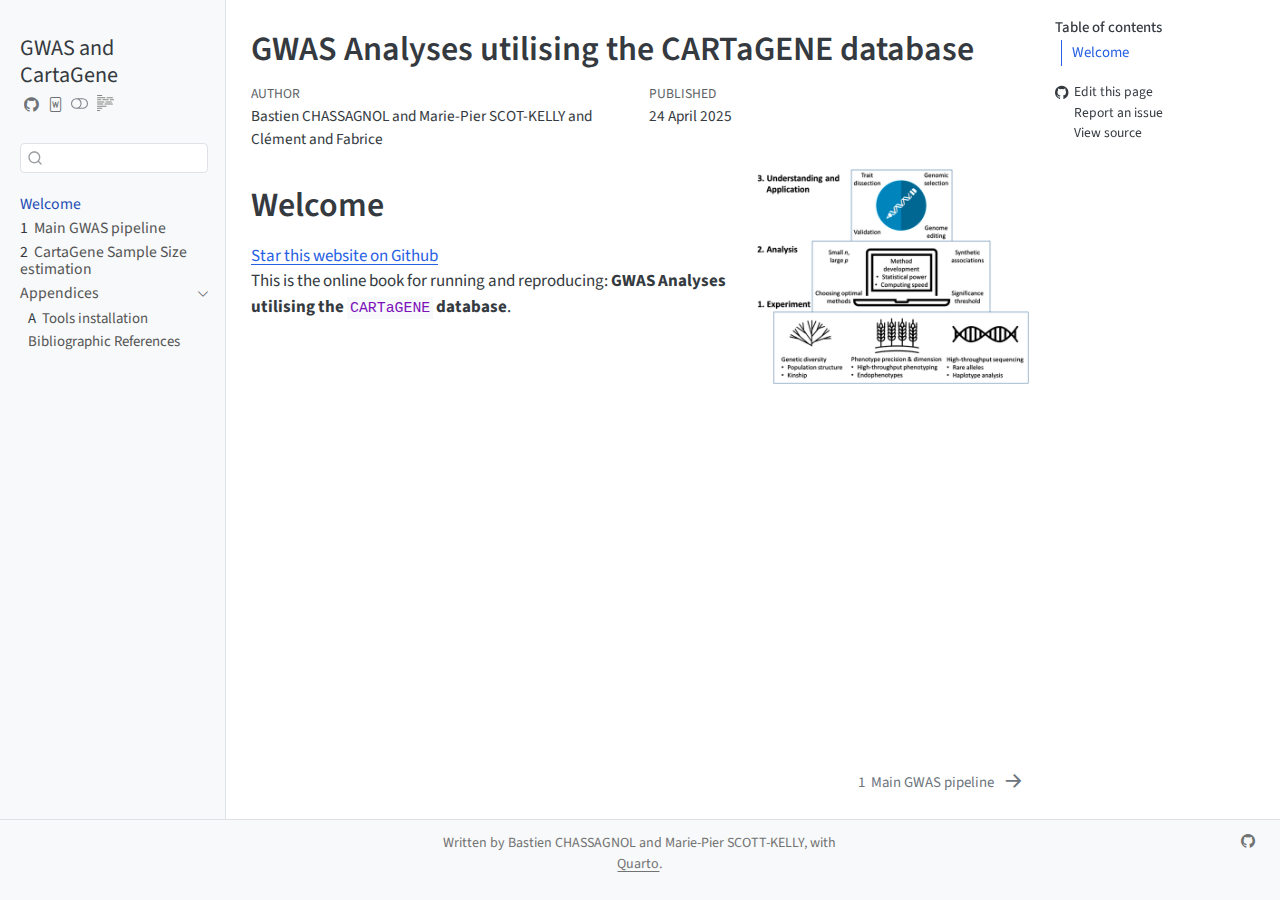
<file: index.html>
<!DOCTYPE html>
<html xmlns="http://www.w3.org/1999/xhtml" lang="en-GB" xml:lang="en-GB"><head>

<meta charset="utf-8">
<meta name="generator" content="quarto-1.6.43">

<meta name="viewport" content="width=device-width, initial-scale=1.0, user-scalable=yes">

<meta name="author" content="Bastien CHASSAGNOL and Marie-Pier SCOT-KELLY and Clément and Fabrice">
<meta name="dcterms.date" content="2025-04-24">

<title>GWAS Analyses utilising the CARTaGENE database</title>
<style>
code{white-space: pre-wrap;}
span.smallcaps{font-variant: small-caps;}
div.columns{display: flex; gap: min(4vw, 1.5em);}
div.column{flex: auto; overflow-x: auto;}
div.hanging-indent{margin-left: 1.5em; text-indent: -1.5em;}
ul.task-list{list-style: none;}
ul.task-list li input[type="checkbox"] {
  width: 0.8em;
  margin: 0 0.8em 0.2em -1em; /* quarto-specific, see https://github.com/quarto-dev/quarto-cli/issues/4556 */ 
  vertical-align: middle;
}
</style>


<script src="site_libs/quarto-nav/quarto-nav.js"></script>
<script src="site_libs/quarto-nav/headroom.min.js"></script>
<script src="site_libs/clipboard/clipboard.min.js"></script>
<script src="site_libs/quarto-search/autocomplete.umd.js"></script>
<script src="site_libs/quarto-search/fuse.min.js"></script>
<script src="site_libs/quarto-search/quarto-search.js"></script>
<meta name="quarto:offset" content="./">
<link href="./CARTaGENE-GWAS-Report.html" rel="next">
<link href="./assets/favicon.png" rel="icon" type="image/png">
<script src="site_libs/quarto-html/quarto.js"></script>
<script src="site_libs/quarto-html/popper.min.js"></script>
<script src="site_libs/quarto-html/tippy.umd.min.js"></script>
<script src="site_libs/quarto-html/anchor.min.js"></script>
<link href="site_libs/quarto-html/tippy.css" rel="stylesheet">
<link href="site_libs/quarto-html/quarto-syntax-highlighting-7fd0fe4245b865325b8ce8dccb604d59.css" rel="stylesheet" class="quarto-color-scheme" id="quarto-text-highlighting-styles">
<link href="site_libs/quarto-html/quarto-syntax-highlighting-dark-dc95f10abd972b9c41a78ec8992004fc.css" rel="prefetch" class="quarto-color-scheme quarto-color-alternate" id="quarto-text-highlighting-styles">
<script src="site_libs/bootstrap/bootstrap.min.js"></script>
<link href="site_libs/bootstrap/bootstrap-icons.css" rel="stylesheet">
<link href="site_libs/bootstrap/bootstrap-47935e28dae3148b193b575e372693f2.min.css" rel="stylesheet" append-hash="true" class="quarto-color-scheme" id="quarto-bootstrap" data-mode="light">
<link href="site_libs/bootstrap/bootstrap-dark-8caa2bbd010210c525087a13125be790.min.css" rel="prefetch" append-hash="true" class="quarto-color-scheme quarto-color-alternate" id="quarto-bootstrap" data-mode="light">
<script src="site_libs/quarto-contrib/glightbox/glightbox.min.js"></script>
<link href="site_libs/quarto-contrib/glightbox/glightbox.min.css" rel="stylesheet">
<link href="site_libs/quarto-contrib/glightbox/lightbox.css" rel="stylesheet">
<script id="quarto-search-options" type="application/json">{
  "location": "sidebar",
  "copy-button": false,
  "collapse-after": 3,
  "panel-placement": "start",
  "type": "textbox",
  "limit": 50,
  "keyboard-shortcut": [
    "f",
    "/",
    "s"
  ],
  "language": {
    "search-no-results-text": "No results",
    "search-matching-documents-text": "matching documents",
    "search-copy-link-title": "Copy link to search",
    "search-hide-matches-text": "Hide additional matches",
    "search-more-match-text": "more match in this document",
    "search-more-matches-text": "more matches in this document",
    "search-clear-button-title": "Clear",
    "search-text-placeholder": "",
    "search-detached-cancel-button-title": "Cancel",
    "search-submit-button-title": "Submit",
    "search-label": "Search"
  }
}</script>
<style>html{ scroll-behavior: smooth; }</style>
<script async="" src="https://hypothes.is/embed.js"></script>
<script>
  window.document.addEventListener("DOMContentLoaded", function (_event) {
    document.body.classList.add('hypothesis-enabled');
  });
</script>


<meta property="og:title" content="GWAS Analyses utilising the CARTaGENE database">
<meta property="og:description" content="">
<meta property="og:image" content="https://arnauddroitlab.github.io/cartagene-gwas/assets/cover.png">
<meta property="og:site_name" content="GWAS Analyses utilising the CARTaGENE database">
<meta property="og:image:height" content="474">
<meta property="og:image:width" content="600">
</head>

<body class="nav-sidebar docked">

<div id="quarto-search-results"></div>
  <header id="quarto-header" class="headroom fixed-top">
  <nav class="quarto-secondary-nav">
    <div class="container-fluid d-flex">
      <button type="button" class="quarto-btn-toggle btn" data-bs-toggle="collapse" role="button" data-bs-target=".quarto-sidebar-collapse-item" aria-controls="quarto-sidebar" aria-expanded="false" aria-label="Toggle sidebar navigation" onclick="if (window.quartoToggleHeadroom) { window.quartoToggleHeadroom(); }">
        <i class="bi bi-layout-text-sidebar-reverse"></i>
      </button>
        <nav class="quarto-page-breadcrumbs" aria-label="breadcrumb"><ol class="breadcrumb"><li class="breadcrumb-item"><a href="./index.html">Welcome</a></li></ol></nav>
        <a class="flex-grow-1" role="navigation" data-bs-toggle="collapse" data-bs-target=".quarto-sidebar-collapse-item" aria-controls="quarto-sidebar" aria-expanded="false" aria-label="Toggle sidebar navigation" onclick="if (window.quartoToggleHeadroom) { window.quartoToggleHeadroom(); }">      
        </a>
      <button type="button" class="btn quarto-search-button" aria-label="Search" onclick="window.quartoOpenSearch();">
        <i class="bi bi-search"></i>
      </button>
    </div>
  </nav>
</header>
<!-- content -->
<div id="quarto-content" class="quarto-container page-columns page-rows-contents page-layout-full">
<!-- sidebar -->
  <nav id="quarto-sidebar" class="sidebar collapse collapse-horizontal quarto-sidebar-collapse-item sidebar-navigation docked overflow-auto">
    <div class="pt-lg-2 mt-2 text-left sidebar-header">
    <div class="sidebar-title mb-0 py-0">
      <a href="./">GWAS and CartaGene</a> 
        <div class="sidebar-tools-main tools-wide">
    <a href="https://github.com/ArnaudDroitLab/cartagene-gwas" title="Source Code" class="quarto-navigation-tool px-1" aria-label="Source Code"><i class="bi bi-github"></i></a>
    <a href="./GWAS-Analyses-utilising-the-CARTaGENE-database.docx" title="Download Docx" class="quarto-navigation-tool px-1" aria-label="Download Docx"><i class="bi bi-file-word"></i></a>
  <a href="" class="quarto-color-scheme-toggle quarto-navigation-tool  px-1" onclick="window.quartoToggleColorScheme(); return false;" title="Toggle dark mode"><i class="bi"></i></a>
  <a href="" class="quarto-reader-toggle quarto-navigation-tool px-1" onclick="window.quartoToggleReader(); return false;" title="Toggle reader mode">
  <div class="quarto-reader-toggle-btn">
  <i class="bi"></i>
  </div>
</a>
</div>
    </div>
      </div>
        <div class="mt-2 flex-shrink-0 align-items-center">
        <div class="sidebar-search">
        <div id="quarto-search" class="" title="Search"></div>
        </div>
        </div>
    <div class="sidebar-menu-container"> 
    <ul class="list-unstyled mt-1">
        <li class="sidebar-item">
  <div class="sidebar-item-container"> 
  <a href="./index.html" class="sidebar-item-text sidebar-link active">
 <span class="menu-text">Welcome</span></a>
  </div>
</li>
        <li class="sidebar-item">
  <div class="sidebar-item-container"> 
  <a href="./CARTaGENE-GWAS-Report.html" class="sidebar-item-text sidebar-link">
 <span class="menu-text"><span class="chapter-number">1</span>&nbsp; <span class="chapter-title">Main GWAS pipeline</span></span></a>
  </div>
</li>
        <li class="sidebar-item">
  <div class="sidebar-item-container"> 
  <a href="./CARTaGENE-sample-size.html" class="sidebar-item-text sidebar-link">
 <span class="menu-text"><span class="chapter-number">2</span>&nbsp; <span class="chapter-title">CartaGene Sample Size estimation</span></span></a>
  </div>
</li>
        <li class="sidebar-item sidebar-item-section">
      <div class="sidebar-item-container"> 
            <a class="sidebar-item-text sidebar-link text-start" data-bs-toggle="collapse" data-bs-target="#quarto-sidebar-section-1" role="navigation" aria-expanded="true">
 <span class="menu-text">Appendices</span></a>
          <a class="sidebar-item-toggle text-start" data-bs-toggle="collapse" data-bs-target="#quarto-sidebar-section-1" role="navigation" aria-expanded="true" aria-label="Toggle section">
            <i class="bi bi-chevron-right ms-2"></i>
          </a> 
      </div>
      <ul id="quarto-sidebar-section-1" class="collapse list-unstyled sidebar-section depth1 show">  
          <li class="sidebar-item">
  <div class="sidebar-item-container"> 
  <a href="./tools_installation.html" class="sidebar-item-text sidebar-link">
 <span class="menu-text"><span class="chapter-number">A</span>&nbsp; <span class="chapter-title">Tools installation</span></span></a>
  </div>
</li>
          <li class="sidebar-item">
  <div class="sidebar-item-container"> 
  <a href="./references.html" class="sidebar-item-text sidebar-link">
 <span class="menu-text">Bibliographic References</span></a>
  </div>
</li>
      </ul>
  </li>
    </ul>
    </div>
</nav>
<div id="quarto-sidebar-glass" class="quarto-sidebar-collapse-item" data-bs-toggle="collapse" data-bs-target=".quarto-sidebar-collapse-item"></div>
<!-- margin-sidebar -->
    <div id="quarto-margin-sidebar" class="sidebar margin-sidebar">
        <nav id="TOC" role="doc-toc" class="toc-active">
    <h2 id="toc-title">Table of contents</h2>
   
  <ul>
  <li><a href="#welcome" id="toc-welcome" class="nav-link active" data-scroll-target="#welcome">Welcome</a></li>
  </ul>
<div class="toc-actions"><ul><li><a href="https://github.com/ArnaudDroitLab/cartagene-gwas/edit/master/index.qmd" class="toc-action"><i class="bi bi-github"></i>Edit this page</a></li><li><a href="https://github.com/ArnaudDroitLab/cartagene-gwas/issues/new" class="toc-action"><i class="bi empty"></i>Report an issue</a></li><li><a href="https://github.com/ArnaudDroitLab/cartagene-gwas/blob/master/index.qmd" class="toc-action"><i class="bi empty"></i>View source</a></li></ul></div></nav>
    </div>
<!-- main -->
<main class="content column-body" id="quarto-document-content">

<header id="title-block-header" class="quarto-title-block default">
<div class="quarto-title">
<h1 class="title">GWAS Analyses utilising the CARTaGENE database</h1>
</div>



<div class="quarto-title-meta column-body">

    <div>
    <div class="quarto-title-meta-heading">Author</div>
    <div class="quarto-title-meta-contents">
             <p>Bastien CHASSAGNOL and Marie-Pier SCOT-KELLY and Clément and Fabrice </p>
          </div>
  </div>
    
    <div>
    <div class="quarto-title-meta-heading">Published</div>
    <div class="quarto-title-meta-contents">
      <p class="date">24 April 2025</p>
    </div>
  </div>
  
    
  </div>
  


</header>


<p><a href="assets/cover.png" class="lightbox" data-gallery="quarto-lightbox-gallery-1"><img src="assets/cover.png" title="GWAS Analyses utilising the CARTaGENE database" class="quarto-cover-image img-fluid"></a></p>
<section id="welcome" class="level1 unnumbered">
<h1 class="unnumbered">Welcome</h1>
<a class="github-button" href="https://github.com/ArnaudDroitLab/cartagene-gwas" data-icon="octicon-star" data-size="large" data-show-count="true" aria-label="Star this website on Github">Star this website on Github</a><script async="" defer="" src="https://buttons.github.io/buttons.js"></script>
<p>This is the online book for running and reproducing: <strong>GWAS Analyses utilising the <code>CARTaGENE</code> database</strong>.</p>


</section>

</main> <!-- /main -->
<script id="quarto-html-after-body" type="application/javascript">
window.document.addEventListener("DOMContentLoaded", function (event) {
  const toggleBodyColorMode = (bsSheetEl) => {
    const mode = bsSheetEl.getAttribute("data-mode");
    const bodyEl = window.document.querySelector("body");
    if (mode === "dark") {
      bodyEl.classList.add("quarto-dark");
      bodyEl.classList.remove("quarto-light");
    } else {
      bodyEl.classList.add("quarto-light");
      bodyEl.classList.remove("quarto-dark");
    }
  }
  const toggleBodyColorPrimary = () => {
    const bsSheetEl = window.document.querySelector("link#quarto-bootstrap");
    if (bsSheetEl) {
      toggleBodyColorMode(bsSheetEl);
    }
  }
  toggleBodyColorPrimary();  
  const disableStylesheet = (stylesheets) => {
    for (let i=0; i < stylesheets.length; i++) {
      const stylesheet = stylesheets[i];
      stylesheet.rel = 'prefetch';
    }
  }
  const enableStylesheet = (stylesheets) => {
    for (let i=0; i < stylesheets.length; i++) {
      const stylesheet = stylesheets[i];
      stylesheet.rel = 'stylesheet';
    }
  }
  const manageTransitions = (selector, allowTransitions) => {
    const els = window.document.querySelectorAll(selector);
    for (let i=0; i < els.length; i++) {
      const el = els[i];
      if (allowTransitions) {
        el.classList.remove('notransition');
      } else {
        el.classList.add('notransition');
      }
    }
  }
  const toggleGiscusIfUsed = (isAlternate, darkModeDefault) => {
    const baseTheme = document.querySelector('#giscus-base-theme')?.value ?? 'light';
    const alternateTheme = document.querySelector('#giscus-alt-theme')?.value ?? 'dark';
    let newTheme = '';
    if(darkModeDefault) {
      newTheme = isAlternate ? baseTheme : alternateTheme;
    } else {
      newTheme = isAlternate ? alternateTheme : baseTheme;
    }
    const changeGiscusTheme = () => {
      // From: https://github.com/giscus/giscus/issues/336
      const sendMessage = (message) => {
        const iframe = document.querySelector('iframe.giscus-frame');
        if (!iframe) return;
        iframe.contentWindow.postMessage({ giscus: message }, 'https://giscus.app');
      }
      sendMessage({
        setConfig: {
          theme: newTheme
        }
      });
    }
    const isGiscussLoaded = window.document.querySelector('iframe.giscus-frame') !== null;
    if (isGiscussLoaded) {
      changeGiscusTheme();
    }
  }
  const toggleColorMode = (alternate) => {
    // Switch the stylesheets
    const alternateStylesheets = window.document.querySelectorAll('link.quarto-color-scheme.quarto-color-alternate');
    manageTransitions('#quarto-margin-sidebar .nav-link', false);
    if (alternate) {
      enableStylesheet(alternateStylesheets);
      for (const sheetNode of alternateStylesheets) {
        if (sheetNode.id === "quarto-bootstrap") {
          toggleBodyColorMode(sheetNode);
        }
      }
    } else {
      disableStylesheet(alternateStylesheets);
      toggleBodyColorPrimary();
    }
    manageTransitions('#quarto-margin-sidebar .nav-link', true);
    // Switch the toggles
    const toggles = window.document.querySelectorAll('.quarto-color-scheme-toggle');
    for (let i=0; i < toggles.length; i++) {
      const toggle = toggles[i];
      if (toggle) {
        if (alternate) {
          toggle.classList.add("alternate");     
        } else {
          toggle.classList.remove("alternate");
        }
      }
    }
    // Hack to workaround the fact that safari doesn't
    // properly recolor the scrollbar when toggling (#1455)
    if (navigator.userAgent.indexOf('Safari') > 0 && navigator.userAgent.indexOf('Chrome') == -1) {
      manageTransitions("body", false);
      window.scrollTo(0, 1);
      setTimeout(() => {
        window.scrollTo(0, 0);
        manageTransitions("body", true);
      }, 40);  
    }
  }
  const isFileUrl = () => { 
    return window.location.protocol === 'file:';
  }
  const hasAlternateSentinel = () => {  
    let styleSentinel = getColorSchemeSentinel();
    if (styleSentinel !== null) {
      return styleSentinel === "alternate";
    } else {
      return false;
    }
  }
  const setStyleSentinel = (alternate) => {
    const value = alternate ? "alternate" : "default";
    if (!isFileUrl()) {
      window.localStorage.setItem("quarto-color-scheme", value);
    } else {
      localAlternateSentinel = value;
    }
  }
  const getColorSchemeSentinel = () => {
    if (!isFileUrl()) {
      const storageValue = window.localStorage.getItem("quarto-color-scheme");
      return storageValue != null ? storageValue : localAlternateSentinel;
    } else {
      return localAlternateSentinel;
    }
  }
  const darkModeDefault = false;
  let localAlternateSentinel = darkModeDefault ? 'alternate' : 'default';
  // Dark / light mode switch
  window.quartoToggleColorScheme = () => {
    // Read the current dark / light value 
    let toAlternate = !hasAlternateSentinel();
    toggleColorMode(toAlternate);
    setStyleSentinel(toAlternate);
    toggleGiscusIfUsed(toAlternate, darkModeDefault);
  };
  // Ensure there is a toggle, if there isn't float one in the top right
  if (window.document.querySelector('.quarto-color-scheme-toggle') === null) {
    const a = window.document.createElement('a');
    a.classList.add('top-right');
    a.classList.add('quarto-color-scheme-toggle');
    a.href = "";
    a.onclick = function() { try { window.quartoToggleColorScheme(); } catch {} return false; };
    const i = window.document.createElement("i");
    i.classList.add('bi');
    a.appendChild(i);
    window.document.body.appendChild(a);
  }
  // Switch to dark mode if need be
  if (hasAlternateSentinel()) {
    toggleColorMode(true);
  } else {
    toggleColorMode(false);
  }
  const icon = "";
  const anchorJS = new window.AnchorJS();
  anchorJS.options = {
    placement: 'right',
    icon: icon
  };
  anchorJS.add('.anchored');
  const isCodeAnnotation = (el) => {
    for (const clz of el.classList) {
      if (clz.startsWith('code-annotation-')) {                     
        return true;
      }
    }
    return false;
  }
  const onCopySuccess = function(e) {
    // button target
    const button = e.trigger;
    // don't keep focus
    button.blur();
    // flash "checked"
    button.classList.add('code-copy-button-checked');
    var currentTitle = button.getAttribute("title");
    button.setAttribute("title", "Copied!");
    let tooltip;
    if (window.bootstrap) {
      button.setAttribute("data-bs-toggle", "tooltip");
      button.setAttribute("data-bs-placement", "left");
      button.setAttribute("data-bs-title", "Copied!");
      tooltip = new bootstrap.Tooltip(button, 
        { trigger: "manual", 
          customClass: "code-copy-button-tooltip",
          offset: [0, -8]});
      tooltip.show();    
    }
    setTimeout(function() {
      if (tooltip) {
        tooltip.hide();
        button.removeAttribute("data-bs-title");
        button.removeAttribute("data-bs-toggle");
        button.removeAttribute("data-bs-placement");
      }
      button.setAttribute("title", currentTitle);
      button.classList.remove('code-copy-button-checked');
    }, 1000);
    // clear code selection
    e.clearSelection();
  }
  const getTextToCopy = function(trigger) {
      const codeEl = trigger.previousElementSibling.cloneNode(true);
      for (const childEl of codeEl.children) {
        if (isCodeAnnotation(childEl)) {
          childEl.remove();
        }
      }
      return codeEl.innerText;
  }
  const clipboard = new window.ClipboardJS('.code-copy-button:not([data-in-quarto-modal])', {
    text: getTextToCopy
  });
  clipboard.on('success', onCopySuccess);
  if (window.document.getElementById('quarto-embedded-source-code-modal')) {
    const clipboardModal = new window.ClipboardJS('.code-copy-button[data-in-quarto-modal]', {
      text: getTextToCopy,
      container: window.document.getElementById('quarto-embedded-source-code-modal')
    });
    clipboardModal.on('success', onCopySuccess);
  }
    var localhostRegex = new RegExp(/^(?:http|https):\/\/localhost\:?[0-9]*\//);
    var mailtoRegex = new RegExp(/^mailto:/);
      var filterRegex = new RegExp("https:\/\/arnauddroitlab\.github\.io\/cartagene-gwas\/");
    var isInternal = (href) => {
        return filterRegex.test(href) || localhostRegex.test(href) || mailtoRegex.test(href);
    }
    // Inspect non-navigation links and adorn them if external
 	var links = window.document.querySelectorAll('a[href]:not(.nav-link):not(.navbar-brand):not(.toc-action):not(.sidebar-link):not(.sidebar-item-toggle):not(.pagination-link):not(.no-external):not([aria-hidden]):not(.dropdown-item):not(.quarto-navigation-tool):not(.about-link)');
    for (var i=0; i<links.length; i++) {
      const link = links[i];
      if (!isInternal(link.href)) {
        // undo the damage that might have been done by quarto-nav.js in the case of
        // links that we want to consider external
        if (link.dataset.originalHref !== undefined) {
          link.href = link.dataset.originalHref;
        }
      }
    }
  function tippyHover(el, contentFn, onTriggerFn, onUntriggerFn) {
    const config = {
      allowHTML: true,
      maxWidth: 500,
      delay: 100,
      arrow: false,
      appendTo: function(el) {
          return el.parentElement;
      },
      interactive: true,
      interactiveBorder: 10,
      theme: 'quarto',
      placement: 'bottom-start',
    };
    if (contentFn) {
      config.content = contentFn;
    }
    if (onTriggerFn) {
      config.onTrigger = onTriggerFn;
    }
    if (onUntriggerFn) {
      config.onUntrigger = onUntriggerFn;
    }
    window.tippy(el, config); 
  }
  const noterefs = window.document.querySelectorAll('a[role="doc-noteref"]');
  for (var i=0; i<noterefs.length; i++) {
    const ref = noterefs[i];
    tippyHover(ref, function() {
      // use id or data attribute instead here
      let href = ref.getAttribute('data-footnote-href') || ref.getAttribute('href');
      try { href = new URL(href).hash; } catch {}
      const id = href.replace(/^#\/?/, "");
      const note = window.document.getElementById(id);
      if (note) {
        return note.innerHTML;
      } else {
        return "";
      }
    });
  }
  const xrefs = window.document.querySelectorAll('a.quarto-xref');
  const processXRef = (id, note) => {
    // Strip column container classes
    const stripColumnClz = (el) => {
      el.classList.remove("page-full", "page-columns");
      if (el.children) {
        for (const child of el.children) {
          stripColumnClz(child);
        }
      }
    }
    stripColumnClz(note)
    if (id === null || id.startsWith('sec-')) {
      // Special case sections, only their first couple elements
      const container = document.createElement("div");
      if (note.children && note.children.length > 2) {
        container.appendChild(note.children[0].cloneNode(true));
        for (let i = 1; i < note.children.length; i++) {
          const child = note.children[i];
          if (child.tagName === "P" && child.innerText === "") {
            continue;
          } else {
            container.appendChild(child.cloneNode(true));
            break;
          }
        }
        if (window.Quarto?.typesetMath) {
          window.Quarto.typesetMath(container);
        }
        return container.innerHTML
      } else {
        if (window.Quarto?.typesetMath) {
          window.Quarto.typesetMath(note);
        }
        return note.innerHTML;
      }
    } else {
      // Remove any anchor links if they are present
      const anchorLink = note.querySelector('a.anchorjs-link');
      if (anchorLink) {
        anchorLink.remove();
      }
      if (window.Quarto?.typesetMath) {
        window.Quarto.typesetMath(note);
      }
      if (note.classList.contains("callout")) {
        return note.outerHTML;
      } else {
        return note.innerHTML;
      }
    }
  }
  for (var i=0; i<xrefs.length; i++) {
    const xref = xrefs[i];
    tippyHover(xref, undefined, function(instance) {
      instance.disable();
      let url = xref.getAttribute('href');
      let hash = undefined; 
      if (url.startsWith('#')) {
        hash = url;
      } else {
        try { hash = new URL(url).hash; } catch {}
      }
      if (hash) {
        const id = hash.replace(/^#\/?/, "");
        const note = window.document.getElementById(id);
        if (note !== null) {
          try {
            const html = processXRef(id, note.cloneNode(true));
            instance.setContent(html);
          } finally {
            instance.enable();
            instance.show();
          }
        } else {
          // See if we can fetch this
          fetch(url.split('#')[0])
          .then(res => res.text())
          .then(html => {
            const parser = new DOMParser();
            const htmlDoc = parser.parseFromString(html, "text/html");
            const note = htmlDoc.getElementById(id);
            if (note !== null) {
              const html = processXRef(id, note);
              instance.setContent(html);
            } 
          }).finally(() => {
            instance.enable();
            instance.show();
          });
        }
      } else {
        // See if we can fetch a full url (with no hash to target)
        // This is a special case and we should probably do some content thinning / targeting
        fetch(url)
        .then(res => res.text())
        .then(html => {
          const parser = new DOMParser();
          const htmlDoc = parser.parseFromString(html, "text/html");
          const note = htmlDoc.querySelector('main.content');
          if (note !== null) {
            // This should only happen for chapter cross references
            // (since there is no id in the URL)
            // remove the first header
            if (note.children.length > 0 && note.children[0].tagName === "HEADER") {
              note.children[0].remove();
            }
            const html = processXRef(null, note);
            instance.setContent(html);
          } 
        }).finally(() => {
          instance.enable();
          instance.show();
        });
      }
    }, function(instance) {
    });
  }
      let selectedAnnoteEl;
      const selectorForAnnotation = ( cell, annotation) => {
        let cellAttr = 'data-code-cell="' + cell + '"';
        let lineAttr = 'data-code-annotation="' +  annotation + '"';
        const selector = 'span[' + cellAttr + '][' + lineAttr + ']';
        return selector;
      }
      const selectCodeLines = (annoteEl) => {
        const doc = window.document;
        const targetCell = annoteEl.getAttribute("data-target-cell");
        const targetAnnotation = annoteEl.getAttribute("data-target-annotation");
        const annoteSpan = window.document.querySelector(selectorForAnnotation(targetCell, targetAnnotation));
        const lines = annoteSpan.getAttribute("data-code-lines").split(",");
        const lineIds = lines.map((line) => {
          return targetCell + "-" + line;
        })
        let top = null;
        let height = null;
        let parent = null;
        if (lineIds.length > 0) {
            //compute the position of the single el (top and bottom and make a div)
            const el = window.document.getElementById(lineIds[0]);
            top = el.offsetTop;
            height = el.offsetHeight;
            parent = el.parentElement.parentElement;
          if (lineIds.length > 1) {
            const lastEl = window.document.getElementById(lineIds[lineIds.length - 1]);
            const bottom = lastEl.offsetTop + lastEl.offsetHeight;
            height = bottom - top;
          }
          if (top !== null && height !== null && parent !== null) {
            // cook up a div (if necessary) and position it 
            let div = window.document.getElementById("code-annotation-line-highlight");
            if (div === null) {
              div = window.document.createElement("div");
              div.setAttribute("id", "code-annotation-line-highlight");
              div.style.position = 'absolute';
              parent.appendChild(div);
            }
            div.style.top = top - 2 + "px";
            div.style.height = height + 4 + "px";
            div.style.left = 0;
            let gutterDiv = window.document.getElementById("code-annotation-line-highlight-gutter");
            if (gutterDiv === null) {
              gutterDiv = window.document.createElement("div");
              gutterDiv.setAttribute("id", "code-annotation-line-highlight-gutter");
              gutterDiv.style.position = 'absolute';
              const codeCell = window.document.getElementById(targetCell);
              const gutter = codeCell.querySelector('.code-annotation-gutter');
              gutter.appendChild(gutterDiv);
            }
            gutterDiv.style.top = top - 2 + "px";
            gutterDiv.style.height = height + 4 + "px";
          }
          selectedAnnoteEl = annoteEl;
        }
      };
      const unselectCodeLines = () => {
        const elementsIds = ["code-annotation-line-highlight", "code-annotation-line-highlight-gutter"];
        elementsIds.forEach((elId) => {
          const div = window.document.getElementById(elId);
          if (div) {
            div.remove();
          }
        });
        selectedAnnoteEl = undefined;
      };
        // Handle positioning of the toggle
    window.addEventListener(
      "resize",
      throttle(() => {
        elRect = undefined;
        if (selectedAnnoteEl) {
          selectCodeLines(selectedAnnoteEl);
        }
      }, 10)
    );
    function throttle(fn, ms) {
    let throttle = false;
    let timer;
      return (...args) => {
        if(!throttle) { // first call gets through
            fn.apply(this, args);
            throttle = true;
        } else { // all the others get throttled
            if(timer) clearTimeout(timer); // cancel #2
            timer = setTimeout(() => {
              fn.apply(this, args);
              timer = throttle = false;
            }, ms);
        }
      };
    }
      const annoteTargets = window.document.querySelectorAll('.code-annotation-anchor');
      for (let i=0; i<annoteTargets.length; i++) {
        const annoteTarget = annoteTargets[i];
        const targetCell = annoteTarget.getAttribute("data-target-cell");
        const targetAnnotation = annoteTarget.getAttribute("data-target-annotation");
        const contentFn = () => {
          const content = window.document.querySelector(selectorForAnnotation(targetCell, targetAnnotation));
          if (content) {
            const tipContent = content.cloneNode(true);
            tipContent.classList.add("code-annotation-tip-content");
            return tipContent.outerHTML;
          }
        }
        const config = {
          allowHTML: true,
          content: contentFn,
          onShow: (instance) => {
            selectCodeLines(instance.reference);
            instance.reference.classList.add('code-annotation-active');
            window.tippy.hideAll();
          },
          onHide: (instance) => {
            unselectCodeLines();
            instance.reference.classList.remove('code-annotation-active');
          },
          maxWidth: 300,
          delay: [50, 0],
          duration: [200, 0],
          offset: [5, 10],
          arrow: true,
          appendTo: function(el) {
            return el.parentElement.parentElement.parentElement;
          },
          interactive: true,
          interactiveBorder: 10,
          theme: 'quarto',
          placement: 'right',
          popperOptions: {
            modifiers: [
            {
              name: 'flip',
              options: {
                flipVariations: false, // true by default
                allowedAutoPlacements: ['right'],
                fallbackPlacements: ['right', 'top', 'top-start', 'top-end', 'bottom', 'bottom-start', 'bottom-end', 'left'],
              },
            },
            {
              name: 'preventOverflow',
              options: {
                mainAxis: false,
                altAxis: false
              }
            }
            ]        
          }      
        };
        window.tippy(annoteTarget, config); 
      }
  const findCites = (el) => {
    const parentEl = el.parentElement;
    if (parentEl) {
      const cites = parentEl.dataset.cites;
      if (cites) {
        return {
          el,
          cites: cites.split(' ')
        };
      } else {
        return findCites(el.parentElement)
      }
    } else {
      return undefined;
    }
  };
  var bibliorefs = window.document.querySelectorAll('a[role="doc-biblioref"]');
  for (var i=0; i<bibliorefs.length; i++) {
    const ref = bibliorefs[i];
    const citeInfo = findCites(ref);
    if (citeInfo) {
      tippyHover(citeInfo.el, function() {
        var popup = window.document.createElement('div');
        citeInfo.cites.forEach(function(cite) {
          var citeDiv = window.document.createElement('div');
          citeDiv.classList.add('hanging-indent');
          citeDiv.classList.add('csl-entry');
          var biblioDiv = window.document.getElementById('ref-' + cite);
          if (biblioDiv) {
            citeDiv.innerHTML = biblioDiv.innerHTML;
          }
          popup.appendChild(citeDiv);
        });
        return popup.innerHTML;
      });
    }
  }
});
</script>
<nav class="page-navigation column-body">
  <div class="nav-page nav-page-previous">
  </div>
  <div class="nav-page nav-page-next">
      <a href="./CARTaGENE-GWAS-Report.html" class="pagination-link" aria-label="Main GWAS pipeline">
        <span class="nav-page-text"><span class="chapter-number">1</span>&nbsp; <span class="chapter-title">Main GWAS pipeline</span></span> <i class="bi bi-arrow-right-short"></i>
      </a>
  </div>
</nav>
</div> <!-- /content -->
<footer class="footer">
  <div class="nav-footer">
    <div class="nav-footer-left">
      &nbsp;
    </div>   
    <div class="nav-footer-center">
<p>Written by Bastien CHASSAGNOL and Marie-Pier SCOTT-KELLY, with <a href="https://quarto.org/">Quarto</a>.</p>
<div class="toc-actions d-sm-block d-md-none"><ul><li><a href="https://github.com/ArnaudDroitLab/cartagene-gwas/edit/master/index.qmd" class="toc-action"><i class="bi bi-github"></i>Edit this page</a></li><li><a href="https://github.com/ArnaudDroitLab/cartagene-gwas/issues/new" class="toc-action"><i class="bi empty"></i>Report an issue</a></li><li><a href="https://github.com/ArnaudDroitLab/cartagene-gwas/blob/master/index.qmd" class="toc-action"><i class="bi empty"></i>View source</a></li></ul></div></div>
    <div class="nav-footer-right">
      <ul class="footer-items list-unstyled">
    <li class="nav-item compact">
    <a class="nav-link active" href="https://github.com/ArnaudDroitLab/cartagene-gwas" aria-current="page">
      <i class="bi bi-github" role="img">
</i> 
    </a>
  </li>  
</ul>
    </div>
  </div>
</footer>
<script>var lightboxQuarto = GLightbox({"closeEffect":"zoom","descPosition":"bottom","loop":false,"openEffect":"zoom","selector":".lightbox"});
(function() {
  let previousOnload = window.onload;
  window.onload = () => {
    if (previousOnload) {
      previousOnload();
    }
    lightboxQuarto.on('slide_before_load', (data) => {
      const { slideIndex, slideNode, slideConfig, player, trigger } = data;
      const href = trigger.getAttribute('href');
      if (href !== null) {
        const imgEl = window.document.querySelector(`a[href="${href}"] img`);
        if (imgEl !== null) {
          const srcAttr = imgEl.getAttribute("src");
          if (srcAttr && srcAttr.startsWith("data:")) {
            slideConfig.href = srcAttr;
          }
        }
      } 
    });
  
    lightboxQuarto.on('slide_after_load', (data) => {
      const { slideIndex, slideNode, slideConfig, player, trigger } = data;
      if (window.Quarto?.typesetMath) {
        window.Quarto.typesetMath(slideNode);
      }
    });
  
  };
  
})();
          </script>




<script src="site_libs/quarto-html/zenscroll-min.js"></script>
</body></html>
</file>
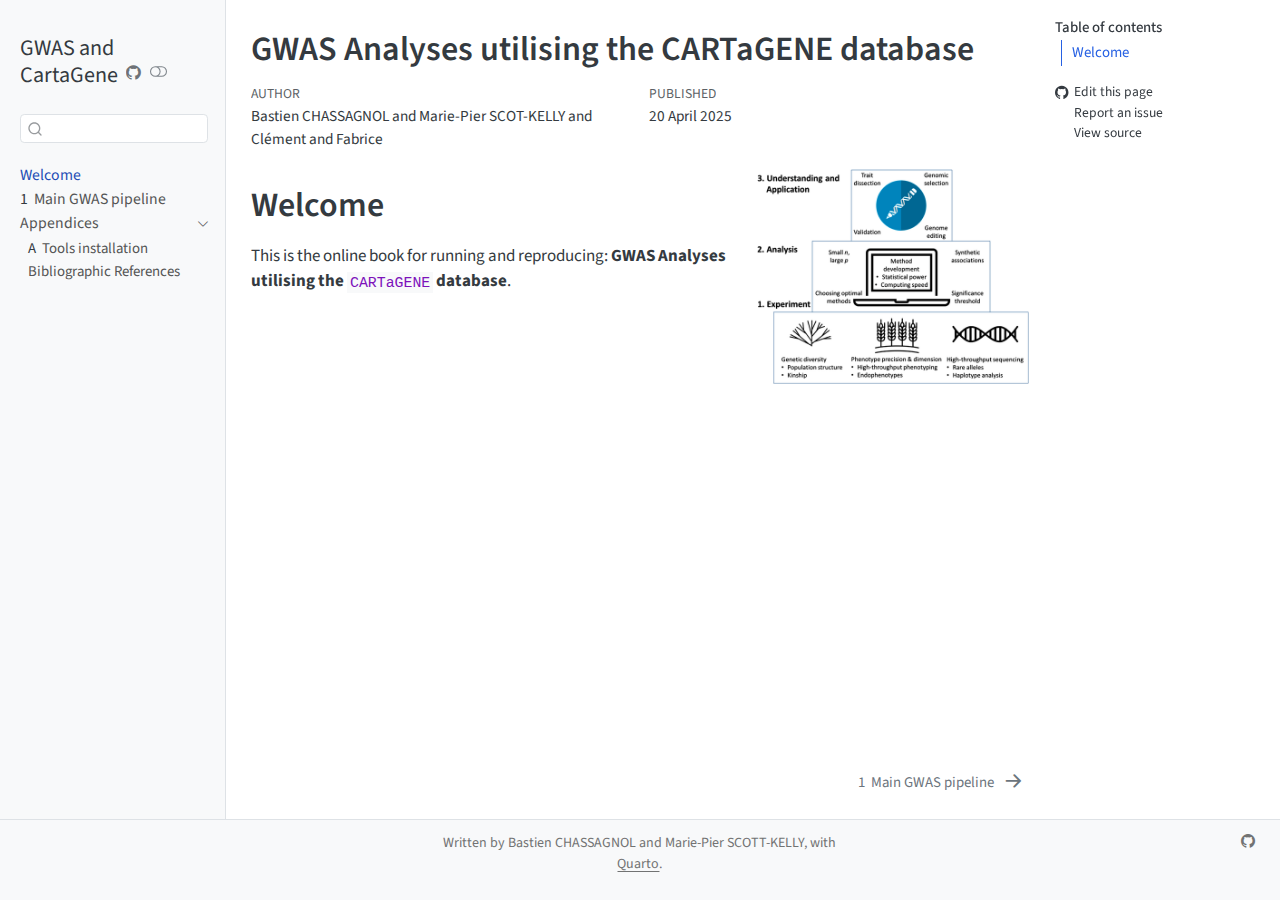
<file: docs/index.html>
<!DOCTYPE html>
<html xmlns="http://www.w3.org/1999/xhtml" lang="en-GB" xml:lang="en-GB"><head>

<meta charset="utf-8">
<meta name="generator" content="quarto-1.6.42">

<meta name="viewport" content="width=device-width, initial-scale=1.0, user-scalable=yes">

<meta name="author" content="Bastien CHASSAGNOL and Marie-Pier SCOT-KELLY and Clément and Fabrice">
<meta name="dcterms.date" content="2025-04-20">

<title>GWAS Analyses utilising the CARTaGENE database</title>
<style>
code{white-space: pre-wrap;}
span.smallcaps{font-variant: small-caps;}
div.columns{display: flex; gap: min(4vw, 1.5em);}
div.column{flex: auto; overflow-x: auto;}
div.hanging-indent{margin-left: 1.5em; text-indent: -1.5em;}
ul.task-list{list-style: none;}
ul.task-list li input[type="checkbox"] {
  width: 0.8em;
  margin: 0 0.8em 0.2em -1em; /* quarto-specific, see https://github.com/quarto-dev/quarto-cli/issues/4556 */ 
  vertical-align: middle;
}
</style>


<script src="site_libs/quarto-nav/quarto-nav.js"></script>
<script src="site_libs/quarto-nav/headroom.min.js"></script>
<script src="site_libs/clipboard/clipboard.min.js"></script>
<script src="site_libs/quarto-search/autocomplete.umd.js"></script>
<script src="site_libs/quarto-search/fuse.min.js"></script>
<script src="site_libs/quarto-search/quarto-search.js"></script>
<meta name="quarto:offset" content="./">
<link href="./CARTaGENE-GWAS-Report.html" rel="next">
<link href="./assets/favicon.png" rel="icon" type="image/png">
<script src="site_libs/quarto-html/quarto.js"></script>
<script src="site_libs/quarto-html/popper.min.js"></script>
<script src="site_libs/quarto-html/tippy.umd.min.js"></script>
<script src="site_libs/quarto-html/anchor.min.js"></script>
<link href="site_libs/quarto-html/tippy.css" rel="stylesheet">
<link href="site_libs/quarto-html/quarto-syntax-highlighting-de84f8d6bb715db06a919283c2d1e787.css" rel="stylesheet" class="quarto-color-scheme" id="quarto-text-highlighting-styles">
<link href="site_libs/quarto-html/quarto-syntax-highlighting-dark-9a023c9ade86a60361e96e3e3f11bc54.css" rel="prefetch" class="quarto-color-scheme quarto-color-alternate" id="quarto-text-highlighting-styles">
<script src="site_libs/bootstrap/bootstrap.min.js"></script>
<link href="site_libs/bootstrap/bootstrap-icons.css" rel="stylesheet">
<link href="site_libs/bootstrap/bootstrap-9396e5f8af4bbe0cc15f56e48a6dfa77.min.css" rel="stylesheet" append-hash="true" class="quarto-color-scheme" id="quarto-bootstrap" data-mode="light">
<link href="site_libs/bootstrap/bootstrap-dark-d8920ef85e07a689f57392d84d1886da.min.css" rel="prefetch" append-hash="true" class="quarto-color-scheme quarto-color-alternate" id="quarto-bootstrap" data-mode="light">
<script src="site_libs/quarto-contrib/glightbox/glightbox.min.js"></script>
<link href="site_libs/quarto-contrib/glightbox/glightbox.min.css" rel="stylesheet">
<link href="site_libs/quarto-contrib/glightbox/lightbox.css" rel="stylesheet">
<script id="quarto-search-options" type="application/json">{
  "location": "sidebar",
  "copy-button": false,
  "collapse-after": 3,
  "panel-placement": "start",
  "type": "textbox",
  "limit": 50,
  "keyboard-shortcut": [
    "f",
    "/",
    "s"
  ],
  "language": {
    "search-no-results-text": "No results",
    "search-matching-documents-text": "matching documents",
    "search-copy-link-title": "Copy link to search",
    "search-hide-matches-text": "Hide additional matches",
    "search-more-match-text": "more match in this document",
    "search-more-matches-text": "more matches in this document",
    "search-clear-button-title": "Clear",
    "search-text-placeholder": "",
    "search-detached-cancel-button-title": "Cancel",
    "search-submit-button-title": "Submit",
    "search-label": "Search"
  }
}</script>
<script async="" src="https://hypothes.is/embed.js"></script>
<script>
  window.document.addEventListener("DOMContentLoaded", function (_event) {
    document.body.classList.add('hypothesis-enabled');
  });
</script>


<meta property="og:title" content="GWAS Analyses utilising the CARTaGENE database">
<meta property="og:description" content="">
<meta property="og:image" content="https://ArnaudDroitLab.github.io/cartagene-gwas/assets/cover.png">
<meta property="og:site_name" content="GWAS Analyses utilising the CARTaGENE database">
<meta property="og:image:height" content="474">
<meta property="og:image:width" content="600">
</head>

<body class="nav-sidebar docked">

<div id="quarto-search-results"></div>
  <header id="quarto-header" class="headroom fixed-top">
  <nav class="quarto-secondary-nav">
    <div class="container-fluid d-flex">
      <button type="button" class="quarto-btn-toggle btn" data-bs-toggle="collapse" role="button" data-bs-target=".quarto-sidebar-collapse-item" aria-controls="quarto-sidebar" aria-expanded="false" aria-label="Toggle sidebar navigation" onclick="if (window.quartoToggleHeadroom) { window.quartoToggleHeadroom(); }">
        <i class="bi bi-layout-text-sidebar-reverse"></i>
      </button>
        <nav class="quarto-page-breadcrumbs" aria-label="breadcrumb"><ol class="breadcrumb"><li class="breadcrumb-item"><a href="./index.html">Welcome</a></li></ol></nav>
        <a class="flex-grow-1" role="navigation" data-bs-toggle="collapse" data-bs-target=".quarto-sidebar-collapse-item" aria-controls="quarto-sidebar" aria-expanded="false" aria-label="Toggle sidebar navigation" onclick="if (window.quartoToggleHeadroom) { window.quartoToggleHeadroom(); }">      
        </a>
      <button type="button" class="btn quarto-search-button" aria-label="Search" onclick="window.quartoOpenSearch();">
        <i class="bi bi-search"></i>
      </button>
    </div>
  </nav>
</header>
<!-- content -->
<div id="quarto-content" class="quarto-container page-columns page-rows-contents page-layout-full">
<!-- sidebar -->
  <nav id="quarto-sidebar" class="sidebar collapse collapse-horizontal quarto-sidebar-collapse-item sidebar-navigation docked overflow-auto">
    <div class="pt-lg-2 mt-2 text-left sidebar-header">
    <div class="sidebar-title mb-0 py-0">
      <a href="./">GWAS and CartaGene</a> 
        <div class="sidebar-tools-main">
    <a href="https://github.com/ArnaudDroitLab/cartagene-gwas" title="Source Code" class="quarto-navigation-tool px-1" aria-label="Source Code"><i class="bi bi-github"></i></a>
  <a href="" class="quarto-color-scheme-toggle quarto-navigation-tool  px-1" onclick="window.quartoToggleColorScheme(); return false;" title="Toggle dark mode"><i class="bi"></i></a>
</div>
    </div>
      </div>
        <div class="mt-2 flex-shrink-0 align-items-center">
        <div class="sidebar-search">
        <div id="quarto-search" class="" title="Search"></div>
        </div>
        </div>
    <div class="sidebar-menu-container"> 
    <ul class="list-unstyled mt-1">
        <li class="sidebar-item">
  <div class="sidebar-item-container"> 
  <a href="./index.html" class="sidebar-item-text sidebar-link active">
 <span class="menu-text">Welcome</span></a>
  </div>
</li>
        <li class="sidebar-item">
  <div class="sidebar-item-container"> 
  <a href="./CARTaGENE-GWAS-Report.html" class="sidebar-item-text sidebar-link">
 <span class="menu-text"><span class="chapter-number">1</span>&nbsp; <span class="chapter-title">Main GWAS pipeline</span></span></a>
  </div>
</li>
        <li class="sidebar-item sidebar-item-section">
      <div class="sidebar-item-container"> 
            <a class="sidebar-item-text sidebar-link text-start" data-bs-toggle="collapse" data-bs-target="#quarto-sidebar-section-1" role="navigation" aria-expanded="true">
 <span class="menu-text">Appendices</span></a>
          <a class="sidebar-item-toggle text-start" data-bs-toggle="collapse" data-bs-target="#quarto-sidebar-section-1" role="navigation" aria-expanded="true" aria-label="Toggle section">
            <i class="bi bi-chevron-right ms-2"></i>
          </a> 
      </div>
      <ul id="quarto-sidebar-section-1" class="collapse list-unstyled sidebar-section depth1 show">  
          <li class="sidebar-item">
  <div class="sidebar-item-container"> 
  <a href="./tools_installation.html" class="sidebar-item-text sidebar-link">
 <span class="menu-text"><span class="chapter-number">A</span>&nbsp; <span class="chapter-title">Tools installation</span></span></a>
  </div>
</li>
          <li class="sidebar-item">
  <div class="sidebar-item-container"> 
  <a href="./references.html" class="sidebar-item-text sidebar-link">
 <span class="menu-text">Bibliographic References</span></a>
  </div>
</li>
      </ul>
  </li>
    </ul>
    </div>
</nav>
<div id="quarto-sidebar-glass" class="quarto-sidebar-collapse-item" data-bs-toggle="collapse" data-bs-target=".quarto-sidebar-collapse-item"></div>
<!-- margin-sidebar -->
    <div id="quarto-margin-sidebar" class="sidebar margin-sidebar">
        <nav id="TOC" role="doc-toc" class="toc-active">
    <h2 id="toc-title">Table of contents</h2>
   
  <ul>
  <li><a href="#welcome" id="toc-welcome" class="nav-link active" data-scroll-target="#welcome">Welcome</a></li>
  </ul>
<div class="toc-actions"><ul><li><a href="https://github.com/ArnaudDroitLab/cartagene-gwas/edit/master/index.qmd" class="toc-action"><i class="bi bi-github"></i>Edit this page</a></li><li><a href="https://github.com/ArnaudDroitLab/cartagene-gwas/issues/new" class="toc-action"><i class="bi empty"></i>Report an issue</a></li><li><a href="https://github.com/ArnaudDroitLab/cartagene-gwas/blob/master/index.qmd" class="toc-action"><i class="bi empty"></i>View source</a></li></ul></div></nav>
    </div>
<!-- main -->
<main class="content column-body" id="quarto-document-content">

<header id="title-block-header" class="quarto-title-block default">
<div class="quarto-title">
<h1 class="title">GWAS Analyses utilising the CARTaGENE database</h1>
</div>



<div class="quarto-title-meta column-body">

    <div>
    <div class="quarto-title-meta-heading">Author</div>
    <div class="quarto-title-meta-contents">
             <p>Bastien CHASSAGNOL and Marie-Pier SCOT-KELLY and Clément and Fabrice </p>
          </div>
  </div>
    
    <div>
    <div class="quarto-title-meta-heading">Published</div>
    <div class="quarto-title-meta-contents">
      <p class="date">20 April 2025</p>
    </div>
  </div>
  
    
  </div>
  


</header>


<p><a href="assets/cover.png" class="lightbox" data-gallery="quarto-lightbox-gallery-1"><img src="assets/cover.png" title="GWAS Analyses utilising the CARTaGENE database" class="quarto-cover-image img-fluid"></a></p>
<section id="welcome" class="level1 unnumbered">
<h1 class="unnumbered">Welcome</h1>
<p>This is the online book for running and reproducing: <strong>GWAS Analyses utilising the <code>CARTaGENE</code> database</strong>.</p>


</section>

</main> <!-- /main -->
<script id="quarto-html-after-body" type="application/javascript">
window.document.addEventListener("DOMContentLoaded", function (event) {
  const toggleBodyColorMode = (bsSheetEl) => {
    const mode = bsSheetEl.getAttribute("data-mode");
    const bodyEl = window.document.querySelector("body");
    if (mode === "dark") {
      bodyEl.classList.add("quarto-dark");
      bodyEl.classList.remove("quarto-light");
    } else {
      bodyEl.classList.add("quarto-light");
      bodyEl.classList.remove("quarto-dark");
    }
  }
  const toggleBodyColorPrimary = () => {
    const bsSheetEl = window.document.querySelector("link#quarto-bootstrap");
    if (bsSheetEl) {
      toggleBodyColorMode(bsSheetEl);
    }
  }
  toggleBodyColorPrimary();  
  const disableStylesheet = (stylesheets) => {
    for (let i=0; i < stylesheets.length; i++) {
      const stylesheet = stylesheets[i];
      stylesheet.rel = 'prefetch';
    }
  }
  const enableStylesheet = (stylesheets) => {
    for (let i=0; i < stylesheets.length; i++) {
      const stylesheet = stylesheets[i];
      stylesheet.rel = 'stylesheet';
    }
  }
  const manageTransitions = (selector, allowTransitions) => {
    const els = window.document.querySelectorAll(selector);
    for (let i=0; i < els.length; i++) {
      const el = els[i];
      if (allowTransitions) {
        el.classList.remove('notransition');
      } else {
        el.classList.add('notransition');
      }
    }
  }
  const toggleGiscusIfUsed = (isAlternate, darkModeDefault) => {
    const baseTheme = document.querySelector('#giscus-base-theme')?.value ?? 'light';
    const alternateTheme = document.querySelector('#giscus-alt-theme')?.value ?? 'dark';
    let newTheme = '';
    if(darkModeDefault) {
      newTheme = isAlternate ? baseTheme : alternateTheme;
    } else {
      newTheme = isAlternate ? alternateTheme : baseTheme;
    }
    const changeGiscusTheme = () => {
      // From: https://github.com/giscus/giscus/issues/336
      const sendMessage = (message) => {
        const iframe = document.querySelector('iframe.giscus-frame');
        if (!iframe) return;
        iframe.contentWindow.postMessage({ giscus: message }, 'https://giscus.app');
      }
      sendMessage({
        setConfig: {
          theme: newTheme
        }
      });
    }
    const isGiscussLoaded = window.document.querySelector('iframe.giscus-frame') !== null;
    if (isGiscussLoaded) {
      changeGiscusTheme();
    }
  }
  const toggleColorMode = (alternate) => {
    // Switch the stylesheets
    const alternateStylesheets = window.document.querySelectorAll('link.quarto-color-scheme.quarto-color-alternate');
    manageTransitions('#quarto-margin-sidebar .nav-link', false);
    if (alternate) {
      enableStylesheet(alternateStylesheets);
      for (const sheetNode of alternateStylesheets) {
        if (sheetNode.id === "quarto-bootstrap") {
          toggleBodyColorMode(sheetNode);
        }
      }
    } else {
      disableStylesheet(alternateStylesheets);
      toggleBodyColorPrimary();
    }
    manageTransitions('#quarto-margin-sidebar .nav-link', true);
    // Switch the toggles
    const toggles = window.document.querySelectorAll('.quarto-color-scheme-toggle');
    for (let i=0; i < toggles.length; i++) {
      const toggle = toggles[i];
      if (toggle) {
        if (alternate) {
          toggle.classList.add("alternate");     
        } else {
          toggle.classList.remove("alternate");
        }
      }
    }
    // Hack to workaround the fact that safari doesn't
    // properly recolor the scrollbar when toggling (#1455)
    if (navigator.userAgent.indexOf('Safari') > 0 && navigator.userAgent.indexOf('Chrome') == -1) {
      manageTransitions("body", false);
      window.scrollTo(0, 1);
      setTimeout(() => {
        window.scrollTo(0, 0);
        manageTransitions("body", true);
      }, 40);  
    }
  }
  const isFileUrl = () => { 
    return window.location.protocol === 'file:';
  }
  const hasAlternateSentinel = () => {  
    let styleSentinel = getColorSchemeSentinel();
    if (styleSentinel !== null) {
      return styleSentinel === "alternate";
    } else {
      return false;
    }
  }
  const setStyleSentinel = (alternate) => {
    const value = alternate ? "alternate" : "default";
    if (!isFileUrl()) {
      window.localStorage.setItem("quarto-color-scheme", value);
    } else {
      localAlternateSentinel = value;
    }
  }
  const getColorSchemeSentinel = () => {
    if (!isFileUrl()) {
      const storageValue = window.localStorage.getItem("quarto-color-scheme");
      return storageValue != null ? storageValue : localAlternateSentinel;
    } else {
      return localAlternateSentinel;
    }
  }
  const darkModeDefault = false;
  let localAlternateSentinel = darkModeDefault ? 'alternate' : 'default';
  // Dark / light mode switch
  window.quartoToggleColorScheme = () => {
    // Read the current dark / light value 
    let toAlternate = !hasAlternateSentinel();
    toggleColorMode(toAlternate);
    setStyleSentinel(toAlternate);
    toggleGiscusIfUsed(toAlternate, darkModeDefault);
  };
  // Ensure there is a toggle, if there isn't float one in the top right
  if (window.document.querySelector('.quarto-color-scheme-toggle') === null) {
    const a = window.document.createElement('a');
    a.classList.add('top-right');
    a.classList.add('quarto-color-scheme-toggle');
    a.href = "";
    a.onclick = function() { try { window.quartoToggleColorScheme(); } catch {} return false; };
    const i = window.document.createElement("i");
    i.classList.add('bi');
    a.appendChild(i);
    window.document.body.appendChild(a);
  }
  // Switch to dark mode if need be
  if (hasAlternateSentinel()) {
    toggleColorMode(true);
  } else {
    toggleColorMode(false);
  }
  const icon = "";
  const anchorJS = new window.AnchorJS();
  anchorJS.options = {
    placement: 'right',
    icon: icon
  };
  anchorJS.add('.anchored');
  const isCodeAnnotation = (el) => {
    for (const clz of el.classList) {
      if (clz.startsWith('code-annotation-')) {                     
        return true;
      }
    }
    return false;
  }
  const onCopySuccess = function(e) {
    // button target
    const button = e.trigger;
    // don't keep focus
    button.blur();
    // flash "checked"
    button.classList.add('code-copy-button-checked');
    var currentTitle = button.getAttribute("title");
    button.setAttribute("title", "Copied!");
    let tooltip;
    if (window.bootstrap) {
      button.setAttribute("data-bs-toggle", "tooltip");
      button.setAttribute("data-bs-placement", "left");
      button.setAttribute("data-bs-title", "Copied!");
      tooltip = new bootstrap.Tooltip(button, 
        { trigger: "manual", 
          customClass: "code-copy-button-tooltip",
          offset: [0, -8]});
      tooltip.show();    
    }
    setTimeout(function() {
      if (tooltip) {
        tooltip.hide();
        button.removeAttribute("data-bs-title");
        button.removeAttribute("data-bs-toggle");
        button.removeAttribute("data-bs-placement");
      }
      button.setAttribute("title", currentTitle);
      button.classList.remove('code-copy-button-checked');
    }, 1000);
    // clear code selection
    e.clearSelection();
  }
  const getTextToCopy = function(trigger) {
      const codeEl = trigger.previousElementSibling.cloneNode(true);
      for (const childEl of codeEl.children) {
        if (isCodeAnnotation(childEl)) {
          childEl.remove();
        }
      }
      return codeEl.innerText;
  }
  const clipboard = new window.ClipboardJS('.code-copy-button:not([data-in-quarto-modal])', {
    text: getTextToCopy
  });
  clipboard.on('success', onCopySuccess);
  if (window.document.getElementById('quarto-embedded-source-code-modal')) {
    const clipboardModal = new window.ClipboardJS('.code-copy-button[data-in-quarto-modal]', {
      text: getTextToCopy,
      container: window.document.getElementById('quarto-embedded-source-code-modal')
    });
    clipboardModal.on('success', onCopySuccess);
  }
    var localhostRegex = new RegExp(/^(?:http|https):\/\/localhost\:?[0-9]*\//);
    var mailtoRegex = new RegExp(/^mailto:/);
      var filterRegex = new RegExp("https:\/\/ArnaudDroitLab\.github\.io\/cartagene-gwas");
    var isInternal = (href) => {
        return filterRegex.test(href) || localhostRegex.test(href) || mailtoRegex.test(href);
    }
    // Inspect non-navigation links and adorn them if external
 	var links = window.document.querySelectorAll('a[href]:not(.nav-link):not(.navbar-brand):not(.toc-action):not(.sidebar-link):not(.sidebar-item-toggle):not(.pagination-link):not(.no-external):not([aria-hidden]):not(.dropdown-item):not(.quarto-navigation-tool):not(.about-link)');
    for (var i=0; i<links.length; i++) {
      const link = links[i];
      if (!isInternal(link.href)) {
        // undo the damage that might have been done by quarto-nav.js in the case of
        // links that we want to consider external
        if (link.dataset.originalHref !== undefined) {
          link.href = link.dataset.originalHref;
        }
      }
    }
  function tippyHover(el, contentFn, onTriggerFn, onUntriggerFn) {
    const config = {
      allowHTML: true,
      maxWidth: 500,
      delay: 100,
      arrow: false,
      appendTo: function(el) {
          return el.parentElement;
      },
      interactive: true,
      interactiveBorder: 10,
      theme: 'quarto',
      placement: 'bottom-start',
    };
    if (contentFn) {
      config.content = contentFn;
    }
    if (onTriggerFn) {
      config.onTrigger = onTriggerFn;
    }
    if (onUntriggerFn) {
      config.onUntrigger = onUntriggerFn;
    }
    window.tippy(el, config); 
  }
  const noterefs = window.document.querySelectorAll('a[role="doc-noteref"]');
  for (var i=0; i<noterefs.length; i++) {
    const ref = noterefs[i];
    tippyHover(ref, function() {
      // use id or data attribute instead here
      let href = ref.getAttribute('data-footnote-href') || ref.getAttribute('href');
      try { href = new URL(href).hash; } catch {}
      const id = href.replace(/^#\/?/, "");
      const note = window.document.getElementById(id);
      if (note) {
        return note.innerHTML;
      } else {
        return "";
      }
    });
  }
  const xrefs = window.document.querySelectorAll('a.quarto-xref');
  const processXRef = (id, note) => {
    // Strip column container classes
    const stripColumnClz = (el) => {
      el.classList.remove("page-full", "page-columns");
      if (el.children) {
        for (const child of el.children) {
          stripColumnClz(child);
        }
      }
    }
    stripColumnClz(note)
    if (id === null || id.startsWith('sec-')) {
      // Special case sections, only their first couple elements
      const container = document.createElement("div");
      if (note.children && note.children.length > 2) {
        container.appendChild(note.children[0].cloneNode(true));
        for (let i = 1; i < note.children.length; i++) {
          const child = note.children[i];
          if (child.tagName === "P" && child.innerText === "") {
            continue;
          } else {
            container.appendChild(child.cloneNode(true));
            break;
          }
        }
        if (window.Quarto?.typesetMath) {
          window.Quarto.typesetMath(container);
        }
        return container.innerHTML
      } else {
        if (window.Quarto?.typesetMath) {
          window.Quarto.typesetMath(note);
        }
        return note.innerHTML;
      }
    } else {
      // Remove any anchor links if they are present
      const anchorLink = note.querySelector('a.anchorjs-link');
      if (anchorLink) {
        anchorLink.remove();
      }
      if (window.Quarto?.typesetMath) {
        window.Quarto.typesetMath(note);
      }
      if (note.classList.contains("callout")) {
        return note.outerHTML;
      } else {
        return note.innerHTML;
      }
    }
  }
  for (var i=0; i<xrefs.length; i++) {
    const xref = xrefs[i];
    tippyHover(xref, undefined, function(instance) {
      instance.disable();
      let url = xref.getAttribute('href');
      let hash = undefined; 
      if (url.startsWith('#')) {
        hash = url;
      } else {
        try { hash = new URL(url).hash; } catch {}
      }
      if (hash) {
        const id = hash.replace(/^#\/?/, "");
        const note = window.document.getElementById(id);
        if (note !== null) {
          try {
            const html = processXRef(id, note.cloneNode(true));
            instance.setContent(html);
          } finally {
            instance.enable();
            instance.show();
          }
        } else {
          // See if we can fetch this
          fetch(url.split('#')[0])
          .then(res => res.text())
          .then(html => {
            const parser = new DOMParser();
            const htmlDoc = parser.parseFromString(html, "text/html");
            const note = htmlDoc.getElementById(id);
            if (note !== null) {
              const html = processXRef(id, note);
              instance.setContent(html);
            } 
          }).finally(() => {
            instance.enable();
            instance.show();
          });
        }
      } else {
        // See if we can fetch a full url (with no hash to target)
        // This is a special case and we should probably do some content thinning / targeting
        fetch(url)
        .then(res => res.text())
        .then(html => {
          const parser = new DOMParser();
          const htmlDoc = parser.parseFromString(html, "text/html");
          const note = htmlDoc.querySelector('main.content');
          if (note !== null) {
            // This should only happen for chapter cross references
            // (since there is no id in the URL)
            // remove the first header
            if (note.children.length > 0 && note.children[0].tagName === "HEADER") {
              note.children[0].remove();
            }
            const html = processXRef(null, note);
            instance.setContent(html);
          } 
        }).finally(() => {
          instance.enable();
          instance.show();
        });
      }
    }, function(instance) {
    });
  }
      let selectedAnnoteEl;
      const selectorForAnnotation = ( cell, annotation) => {
        let cellAttr = 'data-code-cell="' + cell + '"';
        let lineAttr = 'data-code-annotation="' +  annotation + '"';
        const selector = 'span[' + cellAttr + '][' + lineAttr + ']';
        return selector;
      }
      const selectCodeLines = (annoteEl) => {
        const doc = window.document;
        const targetCell = annoteEl.getAttribute("data-target-cell");
        const targetAnnotation = annoteEl.getAttribute("data-target-annotation");
        const annoteSpan = window.document.querySelector(selectorForAnnotation(targetCell, targetAnnotation));
        const lines = annoteSpan.getAttribute("data-code-lines").split(",");
        const lineIds = lines.map((line) => {
          return targetCell + "-" + line;
        })
        let top = null;
        let height = null;
        let parent = null;
        if (lineIds.length > 0) {
            //compute the position of the single el (top and bottom and make a div)
            const el = window.document.getElementById(lineIds[0]);
            top = el.offsetTop;
            height = el.offsetHeight;
            parent = el.parentElement.parentElement;
          if (lineIds.length > 1) {
            const lastEl = window.document.getElementById(lineIds[lineIds.length - 1]);
            const bottom = lastEl.offsetTop + lastEl.offsetHeight;
            height = bottom - top;
          }
          if (top !== null && height !== null && parent !== null) {
            // cook up a div (if necessary) and position it 
            let div = window.document.getElementById("code-annotation-line-highlight");
            if (div === null) {
              div = window.document.createElement("div");
              div.setAttribute("id", "code-annotation-line-highlight");
              div.style.position = 'absolute';
              parent.appendChild(div);
            }
            div.style.top = top - 2 + "px";
            div.style.height = height + 4 + "px";
            div.style.left = 0;
            let gutterDiv = window.document.getElementById("code-annotation-line-highlight-gutter");
            if (gutterDiv === null) {
              gutterDiv = window.document.createElement("div");
              gutterDiv.setAttribute("id", "code-annotation-line-highlight-gutter");
              gutterDiv.style.position = 'absolute';
              const codeCell = window.document.getElementById(targetCell);
              const gutter = codeCell.querySelector('.code-annotation-gutter');
              gutter.appendChild(gutterDiv);
            }
            gutterDiv.style.top = top - 2 + "px";
            gutterDiv.style.height = height + 4 + "px";
          }
          selectedAnnoteEl = annoteEl;
        }
      };
      const unselectCodeLines = () => {
        const elementsIds = ["code-annotation-line-highlight", "code-annotation-line-highlight-gutter"];
        elementsIds.forEach((elId) => {
          const div = window.document.getElementById(elId);
          if (div) {
            div.remove();
          }
        });
        selectedAnnoteEl = undefined;
      };
        // Handle positioning of the toggle
    window.addEventListener(
      "resize",
      throttle(() => {
        elRect = undefined;
        if (selectedAnnoteEl) {
          selectCodeLines(selectedAnnoteEl);
        }
      }, 10)
    );
    function throttle(fn, ms) {
    let throttle = false;
    let timer;
      return (...args) => {
        if(!throttle) { // first call gets through
            fn.apply(this, args);
            throttle = true;
        } else { // all the others get throttled
            if(timer) clearTimeout(timer); // cancel #2
            timer = setTimeout(() => {
              fn.apply(this, args);
              timer = throttle = false;
            }, ms);
        }
      };
    }
      const annoteTargets = window.document.querySelectorAll('.code-annotation-anchor');
      for (let i=0; i<annoteTargets.length; i++) {
        const annoteTarget = annoteTargets[i];
        const targetCell = annoteTarget.getAttribute("data-target-cell");
        const targetAnnotation = annoteTarget.getAttribute("data-target-annotation");
        const contentFn = () => {
          const content = window.document.querySelector(selectorForAnnotation(targetCell, targetAnnotation));
          if (content) {
            const tipContent = content.cloneNode(true);
            tipContent.classList.add("code-annotation-tip-content");
            return tipContent.outerHTML;
          }
        }
        const config = {
          allowHTML: true,
          content: contentFn,
          onShow: (instance) => {
            selectCodeLines(instance.reference);
            instance.reference.classList.add('code-annotation-active');
            window.tippy.hideAll();
          },
          onHide: (instance) => {
            unselectCodeLines();
            instance.reference.classList.remove('code-annotation-active');
          },
          maxWidth: 300,
          delay: [50, 0],
          duration: [200, 0],
          offset: [5, 10],
          arrow: true,
          appendTo: function(el) {
            return el.parentElement.parentElement.parentElement;
          },
          interactive: true,
          interactiveBorder: 10,
          theme: 'quarto',
          placement: 'right',
          popperOptions: {
            modifiers: [
            {
              name: 'flip',
              options: {
                flipVariations: false, // true by default
                allowedAutoPlacements: ['right'],
                fallbackPlacements: ['right', 'top', 'top-start', 'top-end', 'bottom', 'bottom-start', 'bottom-end', 'left'],
              },
            },
            {
              name: 'preventOverflow',
              options: {
                mainAxis: false,
                altAxis: false
              }
            }
            ]        
          }      
        };
        window.tippy(annoteTarget, config); 
      }
  const findCites = (el) => {
    const parentEl = el.parentElement;
    if (parentEl) {
      const cites = parentEl.dataset.cites;
      if (cites) {
        return {
          el,
          cites: cites.split(' ')
        };
      } else {
        return findCites(el.parentElement)
      }
    } else {
      return undefined;
    }
  };
  var bibliorefs = window.document.querySelectorAll('a[role="doc-biblioref"]');
  for (var i=0; i<bibliorefs.length; i++) {
    const ref = bibliorefs[i];
    const citeInfo = findCites(ref);
    if (citeInfo) {
      tippyHover(citeInfo.el, function() {
        var popup = window.document.createElement('div');
        citeInfo.cites.forEach(function(cite) {
          var citeDiv = window.document.createElement('div');
          citeDiv.classList.add('hanging-indent');
          citeDiv.classList.add('csl-entry');
          var biblioDiv = window.document.getElementById('ref-' + cite);
          if (biblioDiv) {
            citeDiv.innerHTML = biblioDiv.innerHTML;
          }
          popup.appendChild(citeDiv);
        });
        return popup.innerHTML;
      });
    }
  }
});
</script>
<nav class="page-navigation column-body">
  <div class="nav-page nav-page-previous">
  </div>
  <div class="nav-page nav-page-next">
      <a href="./CARTaGENE-GWAS-Report.html" class="pagination-link" aria-label="Main GWAS pipeline">
        <span class="nav-page-text"><span class="chapter-number">1</span>&nbsp; <span class="chapter-title">Main GWAS pipeline</span></span> <i class="bi bi-arrow-right-short"></i>
      </a>
  </div>
</nav>
</div> <!-- /content -->
<footer class="footer">
  <div class="nav-footer">
    <div class="nav-footer-left">
      &nbsp;
    </div>   
    <div class="nav-footer-center">
<p>Written by Bastien CHASSAGNOL and Marie-Pier SCOTT-KELLY, with <a href="https://quarto.org/">Quarto</a>.</p>
<div class="toc-actions d-sm-block d-md-none"><ul><li><a href="https://github.com/ArnaudDroitLab/cartagene-gwas/edit/master/index.qmd" class="toc-action"><i class="bi bi-github"></i>Edit this page</a></li><li><a href="https://github.com/ArnaudDroitLab/cartagene-gwas/issues/new" class="toc-action"><i class="bi empty"></i>Report an issue</a></li><li><a href="https://github.com/ArnaudDroitLab/cartagene-gwas/blob/master/index.qmd" class="toc-action"><i class="bi empty"></i>View source</a></li></ul></div></div>
    <div class="nav-footer-right">
      <ul class="footer-items list-unstyled">
    <li class="nav-item compact">
    <a class="nav-link active" href="https://github.com/ArnaudDroitLab/cartagene-gwas" aria-current="page">
      <i class="bi bi-github" role="img">
</i> 
    </a>
  </li>  
</ul>
    </div>
  </div>
</footer>
<script>var lightboxQuarto = GLightbox({"closeEffect":"zoom","descPosition":"bottom","loop":false,"openEffect":"zoom","selector":".lightbox"});
(function() {
  let previousOnload = window.onload;
  window.onload = () => {
    if (previousOnload) {
      previousOnload();
    }
    lightboxQuarto.on('slide_before_load', (data) => {
      const { slideIndex, slideNode, slideConfig, player, trigger } = data;
      const href = trigger.getAttribute('href');
      if (href !== null) {
        const imgEl = window.document.querySelector(`a[href="${href}"] img`);
        if (imgEl !== null) {
          const srcAttr = imgEl.getAttribute("src");
          if (srcAttr && srcAttr.startsWith("data:")) {
            slideConfig.href = srcAttr;
          }
        }
      } 
    });
  
    lightboxQuarto.on('slide_after_load', (data) => {
      const { slideIndex, slideNode, slideConfig, player, trigger } = data;
      if (window.Quarto?.typesetMath) {
        window.Quarto.typesetMath(slideNode);
      }
    });
  
  };
  
})();
          </script>




</body></html>
</file>
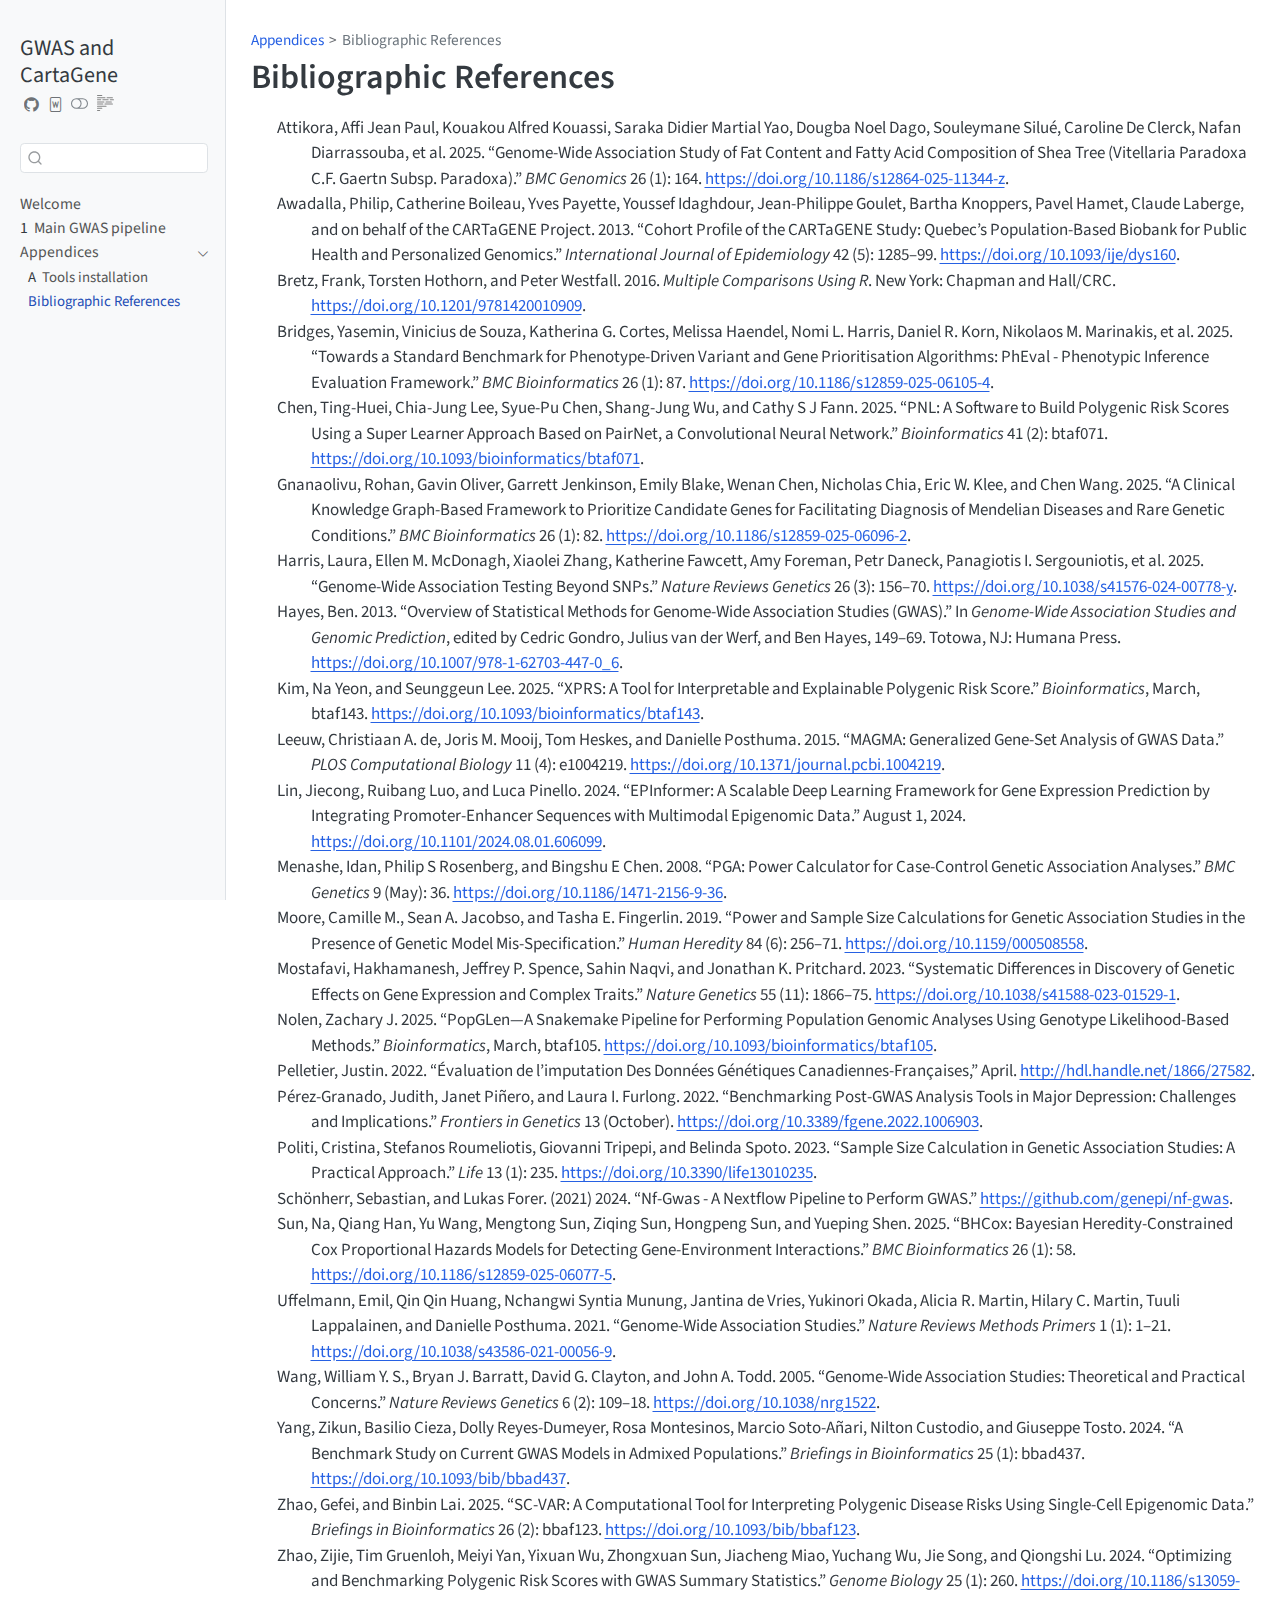
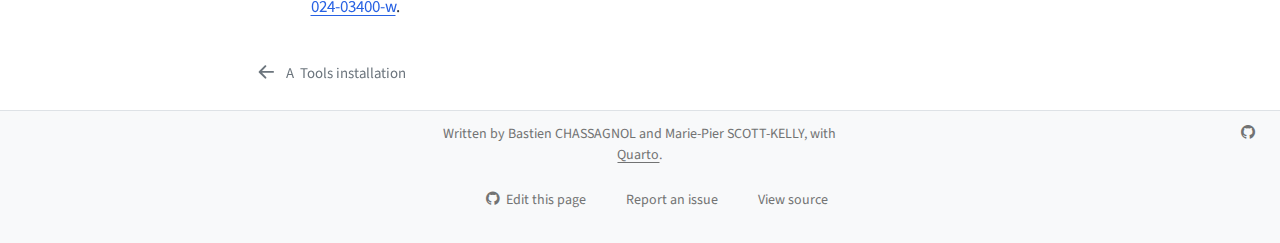
<file: references.html>
<!DOCTYPE html>
<html xmlns="http://www.w3.org/1999/xhtml" lang="en-GB" xml:lang="en-GB"><head>

<meta charset="utf-8">
<meta name="generator" content="quarto-1.6.42">

<meta name="viewport" content="width=device-width, initial-scale=1.0, user-scalable=yes">


<title>Bibliographic References – GWAS Analyses utilising the CARTaGENE database</title>
<style>
code{white-space: pre-wrap;}
span.smallcaps{font-variant: small-caps;}
div.columns{display: flex; gap: min(4vw, 1.5em);}
div.column{flex: auto; overflow-x: auto;}
div.hanging-indent{margin-left: 1.5em; text-indent: -1.5em;}
ul.task-list{list-style: none;}
ul.task-list li input[type="checkbox"] {
  width: 0.8em;
  margin: 0 0.8em 0.2em -1em; /* quarto-specific, see https://github.com/quarto-dev/quarto-cli/issues/4556 */ 
  vertical-align: middle;
}
/* CSS for citations */
div.csl-bib-body { }
div.csl-entry {
  clear: both;
}
.hanging-indent div.csl-entry {
  margin-left:2em;
  text-indent:-2em;
}
div.csl-left-margin {
  min-width:2em;
  float:left;
}
div.csl-right-inline {
  margin-left:2em;
  padding-left:1em;
}
div.csl-indent {
  margin-left: 2em;
}</style>


<script src="site_libs/quarto-nav/quarto-nav.js"></script>
<script src="site_libs/quarto-nav/headroom.min.js"></script>
<script src="site_libs/clipboard/clipboard.min.js"></script>
<script src="site_libs/quarto-search/autocomplete.umd.js"></script>
<script src="site_libs/quarto-search/fuse.min.js"></script>
<script src="site_libs/quarto-search/quarto-search.js"></script>
<meta name="quarto:offset" content="./">
<link href="./tools_installation.html" rel="prev">
<link href="./assets/favicon.png" rel="icon" type="image/png">
<script src="site_libs/quarto-html/quarto.js"></script>
<script src="site_libs/quarto-html/popper.min.js"></script>
<script src="site_libs/quarto-html/tippy.umd.min.js"></script>
<script src="site_libs/quarto-html/anchor.min.js"></script>
<link href="site_libs/quarto-html/tippy.css" rel="stylesheet">
<link href="site_libs/quarto-html/quarto-syntax-highlighting-de84f8d6bb715db06a919283c2d1e787.css" rel="stylesheet" class="quarto-color-scheme" id="quarto-text-highlighting-styles">
<link href="site_libs/quarto-html/quarto-syntax-highlighting-dark-9a023c9ade86a60361e96e3e3f11bc54.css" rel="prefetch" class="quarto-color-scheme quarto-color-alternate" id="quarto-text-highlighting-styles">
<script src="site_libs/bootstrap/bootstrap.min.js"></script>
<link href="site_libs/bootstrap/bootstrap-icons.css" rel="stylesheet">
<link href="site_libs/bootstrap/bootstrap-0f9470d4953b37d849ae37bce3f66ad5.min.css" rel="stylesheet" append-hash="true" class="quarto-color-scheme" id="quarto-bootstrap" data-mode="light">
<link href="site_libs/bootstrap/bootstrap-dark-614f1822cc30897a01453187531b1033.min.css" rel="prefetch" append-hash="true" class="quarto-color-scheme quarto-color-alternate" id="quarto-bootstrap" data-mode="light">
<script id="quarto-search-options" type="application/json">{
  "location": "sidebar",
  "copy-button": false,
  "collapse-after": 3,
  "panel-placement": "start",
  "type": "textbox",
  "limit": 50,
  "keyboard-shortcut": [
    "f",
    "/",
    "s"
  ],
  "language": {
    "search-no-results-text": "No results",
    "search-matching-documents-text": "matching documents",
    "search-copy-link-title": "Copy link to search",
    "search-hide-matches-text": "Hide additional matches",
    "search-more-match-text": "more match in this document",
    "search-more-matches-text": "more matches in this document",
    "search-clear-button-title": "Clear",
    "search-text-placeholder": "",
    "search-detached-cancel-button-title": "Cancel",
    "search-submit-button-title": "Submit",
    "search-label": "Search"
  }
}</script>
<style>html{ scroll-behavior: smooth; }</style>
<script async="" src="https://hypothes.is/embed.js"></script>
<script>
  window.document.addEventListener("DOMContentLoaded", function (_event) {
    document.body.classList.add('hypothesis-enabled');
  });
</script>


<meta property="og:title" content="Bibliographic References – GWAS Analyses utilising the CARTaGENE database">
<meta property="og:site_name" content="GWAS Analyses utilising the CARTaGENE database">
</head>

<body class="nav-sidebar docked">

<div id="quarto-search-results"></div>
  <header id="quarto-header" class="headroom fixed-top">
  <nav class="quarto-secondary-nav">
    <div class="container-fluid d-flex">
      <button type="button" class="quarto-btn-toggle btn" data-bs-toggle="collapse" role="button" data-bs-target=".quarto-sidebar-collapse-item" aria-controls="quarto-sidebar" aria-expanded="false" aria-label="Toggle sidebar navigation" onclick="if (window.quartoToggleHeadroom) { window.quartoToggleHeadroom(); }">
        <i class="bi bi-layout-text-sidebar-reverse"></i>
      </button>
        <nav class="quarto-page-breadcrumbs" aria-label="breadcrumb"><ol class="breadcrumb"><li class="breadcrumb-item"><a href="./tools_installation.html">Appendices</a></li><li class="breadcrumb-item"><a href="./references.html">Bibliographic References</a></li></ol></nav>
        <a class="flex-grow-1" role="navigation" data-bs-toggle="collapse" data-bs-target=".quarto-sidebar-collapse-item" aria-controls="quarto-sidebar" aria-expanded="false" aria-label="Toggle sidebar navigation" onclick="if (window.quartoToggleHeadroom) { window.quartoToggleHeadroom(); }">      
        </a>
      <button type="button" class="btn quarto-search-button" aria-label="Search" onclick="window.quartoOpenSearch();">
        <i class="bi bi-search"></i>
      </button>
    </div>
  </nav>
</header>
<!-- content -->
<div id="quarto-content" class="quarto-container page-columns page-rows-contents page-layout-full">
<!-- sidebar -->
  <nav id="quarto-sidebar" class="sidebar collapse collapse-horizontal quarto-sidebar-collapse-item sidebar-navigation docked overflow-auto">
    <div class="pt-lg-2 mt-2 text-left sidebar-header">
    <div class="sidebar-title mb-0 py-0">
      <a href="./">GWAS and CartaGene</a> 
        <div class="sidebar-tools-main tools-wide">
    <a href="https://github.com/ArnaudDroitLab/cartagene-gwas" title="Source Code" class="quarto-navigation-tool px-1" aria-label="Source Code"><i class="bi bi-github"></i></a>
    <a href="./GWAS-Analyses-utilising-the-CARTaGENE-database.docx" title="Download Docx" class="quarto-navigation-tool px-1" aria-label="Download Docx"><i class="bi bi-file-word"></i></a>
  <a href="" class="quarto-color-scheme-toggle quarto-navigation-tool  px-1" onclick="window.quartoToggleColorScheme(); return false;" title="Toggle dark mode"><i class="bi"></i></a>
  <a href="" class="quarto-reader-toggle quarto-navigation-tool px-1" onclick="window.quartoToggleReader(); return false;" title="Toggle reader mode">
  <div class="quarto-reader-toggle-btn">
  <i class="bi"></i>
  </div>
</a>
</div>
    </div>
      </div>
        <div class="mt-2 flex-shrink-0 align-items-center">
        <div class="sidebar-search">
        <div id="quarto-search" class="" title="Search"></div>
        </div>
        </div>
    <div class="sidebar-menu-container"> 
    <ul class="list-unstyled mt-1">
        <li class="sidebar-item">
  <div class="sidebar-item-container"> 
  <a href="./index.html" class="sidebar-item-text sidebar-link">
 <span class="menu-text">Welcome</span></a>
  </div>
</li>
        <li class="sidebar-item">
  <div class="sidebar-item-container"> 
  <a href="./CARTaGENE-GWAS-Report.html" class="sidebar-item-text sidebar-link">
 <span class="menu-text"><span class="chapter-number">1</span>&nbsp; <span class="chapter-title">Main GWAS pipeline</span></span></a>
  </div>
</li>
        <li class="sidebar-item sidebar-item-section">
      <div class="sidebar-item-container"> 
            <a class="sidebar-item-text sidebar-link text-start" data-bs-toggle="collapse" data-bs-target="#quarto-sidebar-section-1" role="navigation" aria-expanded="true">
 <span class="menu-text">Appendices</span></a>
          <a class="sidebar-item-toggle text-start" data-bs-toggle="collapse" data-bs-target="#quarto-sidebar-section-1" role="navigation" aria-expanded="true" aria-label="Toggle section">
            <i class="bi bi-chevron-right ms-2"></i>
          </a> 
      </div>
      <ul id="quarto-sidebar-section-1" class="collapse list-unstyled sidebar-section depth1 show">  
          <li class="sidebar-item">
  <div class="sidebar-item-container"> 
  <a href="./tools_installation.html" class="sidebar-item-text sidebar-link">
 <span class="menu-text"><span class="chapter-number">A</span>&nbsp; <span class="chapter-title">Tools installation</span></span></a>
  </div>
</li>
          <li class="sidebar-item">
  <div class="sidebar-item-container"> 
  <a href="./references.html" class="sidebar-item-text sidebar-link active">
 <span class="menu-text">Bibliographic References</span></a>
  </div>
</li>
      </ul>
  </li>
    </ul>
    </div>
</nav>
<div id="quarto-sidebar-glass" class="quarto-sidebar-collapse-item" data-bs-toggle="collapse" data-bs-target=".quarto-sidebar-collapse-item"></div>
<!-- margin-sidebar -->
    <div id="quarto-margin-sidebar" class="sidebar margin-sidebar zindex-bottom">
        
    </div>
<!-- main -->
<main class="content column-page-right" id="quarto-document-content">

<header id="title-block-header" class="quarto-title-block default"><nav class="quarto-page-breadcrumbs quarto-title-breadcrumbs d-none d-lg-block" aria-label="breadcrumb"><ol class="breadcrumb"><li class="breadcrumb-item"><a href="./tools_installation.html">Appendices</a></li><li class="breadcrumb-item"><a href="./references.html">Bibliographic References</a></li></ol></nav>
<div class="quarto-title">
<h1 class="title">Bibliographic References</h1>
</div>



<div class="quarto-title-meta column-page-right">

    
  
    
  </div>
  


</header>


<div id="refs" class="references csl-bib-body hanging-indent" data-entry-spacing="0" role="list">
<div id="ref-attikora2025bg" class="csl-entry" role="listitem">
Attikora, Affi Jean Paul, Kouakou Alfred Kouassi, Saraka Didier Martial
Yao, Dougba Noel Dago, Souleymane Silué, Caroline De Clerck, Nafan
Diarrassouba, et al. 2025. <span>“Genome-Wide Association Study of Fat
Content and Fatty Acid Composition of Shea Tree (<span>Vitellaria</span>
Paradoxa <span>C</span>.<span>F</span>. <span>Gaertn</span> Subsp.
Paradoxa).”</span> <em>BMC Genomics</em> 26 (1): 164. <a href="https://doi.org/10.1186/s12864-025-11344-z">https://doi.org/10.1186/s12864-025-11344-z</a>.
</div>
<div id="ref-awadalla2013ijoe" class="csl-entry" role="listitem">
Awadalla, Philip, Catherine Boileau, Yves Payette, Youssef Idaghdour,
Jean-Philippe Goulet, Bartha Knoppers, Pavel Hamet, Claude Laberge, and
on behalf of the CARTaGENE Project. 2013. <span>“Cohort Profile of the
<span>CARTaGENE</span> Study: <span>Quebec</span>’s Population-Based
Biobank for Public Health and Personalized Genomics.”</span>
<em>International Journal of Epidemiology</em> 42 (5): 1285–99. <a href="https://doi.org/10.1093/ije/dys160">https://doi.org/10.1093/ije/dys160</a>.
</div>
<div id="ref-bretz2016" class="csl-entry" role="listitem">
Bretz, Frank, Torsten Hothorn, and Peter Westfall. 2016. <em>Multiple
<span>Comparisons Using R</span></em>. New York: <span>Chapman and
Hall/CRC</span>. <a href="https://doi.org/10.1201/9781420010909">https://doi.org/10.1201/9781420010909</a>.
</div>
<div id="ref-bridges2025bb" class="csl-entry" role="listitem">
Bridges, Yasemin, Vinicius de Souza, Katherina G. Cortes, Melissa
Haendel, Nomi L. Harris, Daniel R. Korn, Nikolaos M. Marinakis, et al.
2025. <span>“Towards a Standard Benchmark for Phenotype-Driven Variant
and Gene Prioritisation Algorithms:
<span>PhEval</span>&nbsp;-&nbsp;<span>Phenotypic</span> Inference
<span>Evaluation</span> Framework.”</span> <em>BMC Bioinformatics</em>
26 (1): 87. <a href="https://doi.org/10.1186/s12859-025-06105-4">https://doi.org/10.1186/s12859-025-06105-4</a>.
</div>
<div id="ref-chen2025b" class="csl-entry" role="listitem">
Chen, Ting-Huei, Chia-Jung Lee, Syue-Pu Chen, Shang-Jung Wu, and Cathy S
J Fann. 2025. <span>“<span>PNL</span>: A Software to Build Polygenic
Risk Scores Using a Super Learner Approach Based on
<span>PairNet</span>, a <span>Convolutional Neural
Network</span>.”</span> <em>Bioinformatics</em> 41 (2): btaf071. <a href="https://doi.org/10.1093/bioinformatics/btaf071">https://doi.org/10.1093/bioinformatics/btaf071</a>.
</div>
<div id="ref-gnanaolivu2025bb" class="csl-entry" role="listitem">
Gnanaolivu, Rohan, Gavin Oliver, Garrett Jenkinson, Emily Blake, Wenan
Chen, Nicholas Chia, Eric W. Klee, and Chen Wang. 2025. <span>“A
Clinical Knowledge Graph-Based Framework to Prioritize Candidate Genes
for Facilitating Diagnosis of <span>Mendelian</span> Diseases and Rare
Genetic Conditions.”</span> <em>BMC Bioinformatics</em> 26 (1): 82. <a href="https://doi.org/10.1186/s12859-025-06096-2">https://doi.org/10.1186/s12859-025-06096-2</a>.
</div>
<div id="ref-harris2025nrg" class="csl-entry" role="listitem">
Harris, Laura, Ellen M. McDonagh, Xiaolei Zhang, Katherine Fawcett, Amy
Foreman, Petr Daneck, Panagiotis I. Sergouniotis, et al. 2025.
<span>“Genome-Wide Association Testing Beyond <span>SNPs</span>.”</span>
<em>Nature Reviews Genetics</em> 26 (3): 156–70. <a href="https://doi.org/10.1038/s41576-024-00778-y">https://doi.org/10.1038/s41576-024-00778-y</a>.
</div>
<div id="ref-hayes2013gasagp" class="csl-entry" role="listitem">
Hayes, Ben. 2013. <span>“Overview of <span>Statistical Methods</span>
for <span>Genome-Wide Association Studies</span>
(<span>GWAS</span>).”</span> In <em>Genome-<span>Wide Association
Studies</span> and <span>Genomic Prediction</span></em>, edited by
Cedric Gondro, Julius van der Werf, and Ben Hayes, 149–69. Totowa, NJ:
Humana Press. <a href="https://doi.org/10.1007/978-1-62703-447-0_6">https://doi.org/10.1007/978-1-62703-447-0_6</a>.
</div>
<div id="ref-kim2025b" class="csl-entry" role="listitem">
Kim, Na Yeon, and Seunggeun Lee. 2025. <span>“<span>XPRS</span>: <span>A
Tool</span> for <span>Interpretable</span> and <span>Explainable
Polygenic Risk Score</span>.”</span> <em>Bioinformatics</em>, March,
btaf143. <a href="https://doi.org/10.1093/bioinformatics/btaf143">https://doi.org/10.1093/bioinformatics/btaf143</a>.
</div>
<div id="ref-leeuw2015pcb" class="csl-entry" role="listitem">
Leeuw, Christiaan A. de, Joris M. Mooij, Tom Heskes, and Danielle
Posthuma. 2015. <span>“<span>MAGMA</span>: <span>Generalized Gene-Set
Analysis</span> of <span>GWAS Data</span>.”</span> <em>PLOS
Computational Biology</em> 11 (4): e1004219. <a href="https://doi.org/10.1371/journal.pcbi.1004219">https://doi.org/10.1371/journal.pcbi.1004219</a>.
</div>
<div id="ref-lin2024" class="csl-entry" role="listitem">
Lin, Jiecong, Ruibang Luo, and Luca Pinello. 2024.
<span>“<span>EPInformer</span>: A Scalable Deep Learning Framework for
Gene Expression Prediction by Integrating Promoter-Enhancer Sequences
with Multimodal Epigenomic Data.”</span> August 1, 2024. <a href="https://doi.org/10.1101/2024.08.01.606099">https://doi.org/10.1101/2024.08.01.606099</a>.
</div>
<div id="ref-menashe2008bg" class="csl-entry" role="listitem">
Menashe, Idan, Philip S Rosenberg, and Bingshu E Chen. 2008.
<span>“<span>PGA</span>: Power Calculator for Case-Control Genetic
Association Analyses.”</span> <em>BMC Genetics</em> 9 (May): 36. <a href="https://doi.org/10.1186/1471-2156-9-36">https://doi.org/10.1186/1471-2156-9-36</a>.
</div>
<div id="ref-moore2019hh" class="csl-entry" role="listitem">
Moore, Camille M., Sean A. Jacobso, and Tasha E. Fingerlin. 2019.
<span>“Power and <span>Sample Size Calculations</span> for <span>Genetic
Association Studies</span> in the <span>Presence</span> of <span>Genetic
Model Mis-Specification</span>.”</span> <em>Human Heredity</em> 84 (6):
256–71. <a href="https://doi.org/10.1159/000508558">https://doi.org/10.1159/000508558</a>.
</div>
<div id="ref-mostafavi2023ng" class="csl-entry" role="listitem">
Mostafavi, Hakhamanesh, Jeffrey P. Spence, Sahin Naqvi, and Jonathan K.
Pritchard. 2023. <span>“Systematic Differences in Discovery of Genetic
Effects on Gene Expression and Complex Traits.”</span> <em>Nature
Genetics</em> 55 (11): 1866–75. <a href="https://doi.org/10.1038/s41588-023-01529-1">https://doi.org/10.1038/s41588-023-01529-1</a>.
</div>
<div id="ref-nolen2025b" class="csl-entry" role="listitem">
Nolen, Zachary J. 2025. <span>“<span>PopGLen</span>—<span>A
Snakemake</span> Pipeline for Performing Population Genomic Analyses
Using Genotype Likelihood-Based Methods.”</span>
<em>Bioinformatics</em>, March, btaf105. <a href="https://doi.org/10.1093/bioinformatics/btaf105">https://doi.org/10.1093/bioinformatics/btaf105</a>.
</div>
<div id="ref-pelletier2022" class="csl-entry" role="listitem">
Pelletier, Justin. 2022. <span>“Évaluation de l’imputation Des Données
Génétiques <span>Canadiennes-Françaises</span>,”</span> April. <a href="http://hdl.handle.net/1866/27582">http://hdl.handle.net/1866/27582</a>.
</div>
<div id="ref-perez-granado2022fg" class="csl-entry" role="listitem">
Pérez-Granado, Judith, Janet Piñero, and Laura I. Furlong. 2022.
<span>“Benchmarking Post-<span>GWAS</span> Analysis Tools in Major
Depression: <span>Challenges</span> and Implications.”</span>
<em>Frontiers in Genetics</em> 13 (October). <a href="https://doi.org/10.3389/fgene.2022.1006903">https://doi.org/10.3389/fgene.2022.1006903</a>.
</div>
<div id="ref-politi2023l" class="csl-entry" role="listitem">
Politi, Cristina, Stefanos Roumeliotis, Giovanni Tripepi, and Belinda
Spoto. 2023. <span>“Sample <span>Size Calculation</span> in
<span>Genetic Association Studies</span>: <span>A Practical
Approach</span>.”</span> <em>Life</em> 13 (1): 235. <a href="https://doi.org/10.3390/life13010235">https://doi.org/10.3390/life13010235</a>.
</div>
<div id="ref-schonherr2024" class="csl-entry" role="listitem">
Schönherr, Sebastian, and Lukas Forer. (2021) 2024. <span>“Nf-Gwas -
<span>A</span> Nextflow Pipeline to Perform <span>GWAS</span>.”</span>
<a href="https://github.com/genepi/nf-gwas">https://github.com/genepi/nf-gwas</a>.
</div>
<div id="ref-sun2025bb" class="csl-entry" role="listitem">
Sun, Na, Qiang Han, Yu Wang, Mengtong Sun, Ziqing Sun, Hongpeng Sun, and
Yueping Shen. 2025. <span>“<span>BHCox</span>: <span>Bayesian</span>
Heredity-Constrained <span>Cox</span> Proportional Hazards Models for
Detecting Gene-Environment Interactions.”</span> <em>BMC
Bioinformatics</em> 26 (1): 58. <a href="https://doi.org/10.1186/s12859-025-06077-5">https://doi.org/10.1186/s12859-025-06077-5</a>.
</div>
<div id="ref-uffelmann2021nrmp" class="csl-entry" role="listitem">
Uffelmann, Emil, Qin Qin Huang, Nchangwi Syntia Munung, Jantina de
Vries, Yukinori Okada, Alicia R. Martin, Hilary C. Martin, Tuuli
Lappalainen, and Danielle Posthuma. 2021. <span>“Genome-Wide Association
Studies.”</span> <em>Nature Reviews Methods Primers</em> 1 (1): 1–21. <a href="https://doi.org/10.1038/s43586-021-00056-9">https://doi.org/10.1038/s43586-021-00056-9</a>.
</div>
<div id="ref-wang2005nrg" class="csl-entry" role="listitem">
Wang, William Y. S., Bryan J. Barratt, David G. Clayton, and John A.
Todd. 2005. <span>“Genome-Wide Association Studies: Theoretical and
Practical Concerns.”</span> <em>Nature Reviews Genetics</em> 6 (2):
109–18. <a href="https://doi.org/10.1038/nrg1522">https://doi.org/10.1038/nrg1522</a>.
</div>
<div id="ref-yang2024bib" class="csl-entry" role="listitem">
Yang, Zikun, Basilio Cieza, Dolly Reyes-Dumeyer, Rosa Montesinos, Marcio
Soto-Añari, Nilton Custodio, and Giuseppe Tosto. 2024. <span>“A
Benchmark Study on Current <span>GWAS</span> Models in Admixed
Populations.”</span> <em>Briefings in Bioinformatics</em> 25 (1):
bbad437. <a href="https://doi.org/10.1093/bib/bbad437">https://doi.org/10.1093/bib/bbad437</a>.
</div>
<div id="ref-zhao2025bib" class="csl-entry" role="listitem">
Zhao, Gefei, and Binbin Lai. 2025. <span>“<span>SC-VAR</span>: A
Computational Tool for Interpreting Polygenic Disease Risks Using
Single-Cell Epigenomic Data.”</span> <em>Briefings in
Bioinformatics</em> 26 (2): bbaf123. <a href="https://doi.org/10.1093/bib/bbaf123">https://doi.org/10.1093/bib/bbaf123</a>.
</div>
<div id="ref-zhao2024gb" class="csl-entry" role="listitem">
Zhao, Zijie, Tim Gruenloh, Meiyi Yan, Yixuan Wu, Zhongxuan Sun, Jiacheng
Miao, Yuchang Wu, Jie Song, and Qiongshi Lu. 2024. <span>“Optimizing and
Benchmarking Polygenic Risk Scores with <span>GWAS</span> Summary
Statistics.”</span> <em>Genome Biology</em> 25 (1): 260. <a href="https://doi.org/10.1186/s13059-024-03400-w">https://doi.org/10.1186/s13059-024-03400-w</a>.
</div>
</div>



</main> <!-- /main -->
<script id="quarto-html-after-body" type="application/javascript">
window.document.addEventListener("DOMContentLoaded", function (event) {
  const toggleBodyColorMode = (bsSheetEl) => {
    const mode = bsSheetEl.getAttribute("data-mode");
    const bodyEl = window.document.querySelector("body");
    if (mode === "dark") {
      bodyEl.classList.add("quarto-dark");
      bodyEl.classList.remove("quarto-light");
    } else {
      bodyEl.classList.add("quarto-light");
      bodyEl.classList.remove("quarto-dark");
    }
  }
  const toggleBodyColorPrimary = () => {
    const bsSheetEl = window.document.querySelector("link#quarto-bootstrap");
    if (bsSheetEl) {
      toggleBodyColorMode(bsSheetEl);
    }
  }
  toggleBodyColorPrimary();  
  const disableStylesheet = (stylesheets) => {
    for (let i=0; i < stylesheets.length; i++) {
      const stylesheet = stylesheets[i];
      stylesheet.rel = 'prefetch';
    }
  }
  const enableStylesheet = (stylesheets) => {
    for (let i=0; i < stylesheets.length; i++) {
      const stylesheet = stylesheets[i];
      stylesheet.rel = 'stylesheet';
    }
  }
  const manageTransitions = (selector, allowTransitions) => {
    const els = window.document.querySelectorAll(selector);
    for (let i=0; i < els.length; i++) {
      const el = els[i];
      if (allowTransitions) {
        el.classList.remove('notransition');
      } else {
        el.classList.add('notransition');
      }
    }
  }
  const toggleGiscusIfUsed = (isAlternate, darkModeDefault) => {
    const baseTheme = document.querySelector('#giscus-base-theme')?.value ?? 'light';
    const alternateTheme = document.querySelector('#giscus-alt-theme')?.value ?? 'dark';
    let newTheme = '';
    if(darkModeDefault) {
      newTheme = isAlternate ? baseTheme : alternateTheme;
    } else {
      newTheme = isAlternate ? alternateTheme : baseTheme;
    }
    const changeGiscusTheme = () => {
      // From: https://github.com/giscus/giscus/issues/336
      const sendMessage = (message) => {
        const iframe = document.querySelector('iframe.giscus-frame');
        if (!iframe) return;
        iframe.contentWindow.postMessage({ giscus: message }, 'https://giscus.app');
      }
      sendMessage({
        setConfig: {
          theme: newTheme
        }
      });
    }
    const isGiscussLoaded = window.document.querySelector('iframe.giscus-frame') !== null;
    if (isGiscussLoaded) {
      changeGiscusTheme();
    }
  }
  const toggleColorMode = (alternate) => {
    // Switch the stylesheets
    const alternateStylesheets = window.document.querySelectorAll('link.quarto-color-scheme.quarto-color-alternate');
    manageTransitions('#quarto-margin-sidebar .nav-link', false);
    if (alternate) {
      enableStylesheet(alternateStylesheets);
      for (const sheetNode of alternateStylesheets) {
        if (sheetNode.id === "quarto-bootstrap") {
          toggleBodyColorMode(sheetNode);
        }
      }
    } else {
      disableStylesheet(alternateStylesheets);
      toggleBodyColorPrimary();
    }
    manageTransitions('#quarto-margin-sidebar .nav-link', true);
    // Switch the toggles
    const toggles = window.document.querySelectorAll('.quarto-color-scheme-toggle');
    for (let i=0; i < toggles.length; i++) {
      const toggle = toggles[i];
      if (toggle) {
        if (alternate) {
          toggle.classList.add("alternate");     
        } else {
          toggle.classList.remove("alternate");
        }
      }
    }
    // Hack to workaround the fact that safari doesn't
    // properly recolor the scrollbar when toggling (#1455)
    if (navigator.userAgent.indexOf('Safari') > 0 && navigator.userAgent.indexOf('Chrome') == -1) {
      manageTransitions("body", false);
      window.scrollTo(0, 1);
      setTimeout(() => {
        window.scrollTo(0, 0);
        manageTransitions("body", true);
      }, 40);  
    }
  }
  const isFileUrl = () => { 
    return window.location.protocol === 'file:';
  }
  const hasAlternateSentinel = () => {  
    let styleSentinel = getColorSchemeSentinel();
    if (styleSentinel !== null) {
      return styleSentinel === "alternate";
    } else {
      return false;
    }
  }
  const setStyleSentinel = (alternate) => {
    const value = alternate ? "alternate" : "default";
    if (!isFileUrl()) {
      window.localStorage.setItem("quarto-color-scheme", value);
    } else {
      localAlternateSentinel = value;
    }
  }
  const getColorSchemeSentinel = () => {
    if (!isFileUrl()) {
      const storageValue = window.localStorage.getItem("quarto-color-scheme");
      return storageValue != null ? storageValue : localAlternateSentinel;
    } else {
      return localAlternateSentinel;
    }
  }
  const darkModeDefault = false;
  let localAlternateSentinel = darkModeDefault ? 'alternate' : 'default';
  // Dark / light mode switch
  window.quartoToggleColorScheme = () => {
    // Read the current dark / light value 
    let toAlternate = !hasAlternateSentinel();
    toggleColorMode(toAlternate);
    setStyleSentinel(toAlternate);
    toggleGiscusIfUsed(toAlternate, darkModeDefault);
  };
  // Ensure there is a toggle, if there isn't float one in the top right
  if (window.document.querySelector('.quarto-color-scheme-toggle') === null) {
    const a = window.document.createElement('a');
    a.classList.add('top-right');
    a.classList.add('quarto-color-scheme-toggle');
    a.href = "";
    a.onclick = function() { try { window.quartoToggleColorScheme(); } catch {} return false; };
    const i = window.document.createElement("i");
    i.classList.add('bi');
    a.appendChild(i);
    window.document.body.appendChild(a);
  }
  // Switch to dark mode if need be
  if (hasAlternateSentinel()) {
    toggleColorMode(true);
  } else {
    toggleColorMode(false);
  }
  const icon = "";
  const anchorJS = new window.AnchorJS();
  anchorJS.options = {
    placement: 'right',
    icon: icon
  };
  anchorJS.add('.anchored');
  const isCodeAnnotation = (el) => {
    for (const clz of el.classList) {
      if (clz.startsWith('code-annotation-')) {                     
        return true;
      }
    }
    return false;
  }
  const onCopySuccess = function(e) {
    // button target
    const button = e.trigger;
    // don't keep focus
    button.blur();
    // flash "checked"
    button.classList.add('code-copy-button-checked');
    var currentTitle = button.getAttribute("title");
    button.setAttribute("title", "Copied!");
    let tooltip;
    if (window.bootstrap) {
      button.setAttribute("data-bs-toggle", "tooltip");
      button.setAttribute("data-bs-placement", "left");
      button.setAttribute("data-bs-title", "Copied!");
      tooltip = new bootstrap.Tooltip(button, 
        { trigger: "manual", 
          customClass: "code-copy-button-tooltip",
          offset: [0, -8]});
      tooltip.show();    
    }
    setTimeout(function() {
      if (tooltip) {
        tooltip.hide();
        button.removeAttribute("data-bs-title");
        button.removeAttribute("data-bs-toggle");
        button.removeAttribute("data-bs-placement");
      }
      button.setAttribute("title", currentTitle);
      button.classList.remove('code-copy-button-checked');
    }, 1000);
    // clear code selection
    e.clearSelection();
  }
  const getTextToCopy = function(trigger) {
      const codeEl = trigger.previousElementSibling.cloneNode(true);
      for (const childEl of codeEl.children) {
        if (isCodeAnnotation(childEl)) {
          childEl.remove();
        }
      }
      return codeEl.innerText;
  }
  const clipboard = new window.ClipboardJS('.code-copy-button:not([data-in-quarto-modal])', {
    text: getTextToCopy
  });
  clipboard.on('success', onCopySuccess);
  if (window.document.getElementById('quarto-embedded-source-code-modal')) {
    const clipboardModal = new window.ClipboardJS('.code-copy-button[data-in-quarto-modal]', {
      text: getTextToCopy,
      container: window.document.getElementById('quarto-embedded-source-code-modal')
    });
    clipboardModal.on('success', onCopySuccess);
  }
    var localhostRegex = new RegExp(/^(?:http|https):\/\/localhost\:?[0-9]*\//);
    var mailtoRegex = new RegExp(/^mailto:/);
      var filterRegex = new RegExp("https:\/\/arnauddroitlab\.github\.io\/cartagene-gwas\/");
    var isInternal = (href) => {
        return filterRegex.test(href) || localhostRegex.test(href) || mailtoRegex.test(href);
    }
    // Inspect non-navigation links and adorn them if external
 	var links = window.document.querySelectorAll('a[href]:not(.nav-link):not(.navbar-brand):not(.toc-action):not(.sidebar-link):not(.sidebar-item-toggle):not(.pagination-link):not(.no-external):not([aria-hidden]):not(.dropdown-item):not(.quarto-navigation-tool):not(.about-link)');
    for (var i=0; i<links.length; i++) {
      const link = links[i];
      if (!isInternal(link.href)) {
        // undo the damage that might have been done by quarto-nav.js in the case of
        // links that we want to consider external
        if (link.dataset.originalHref !== undefined) {
          link.href = link.dataset.originalHref;
        }
      }
    }
  function tippyHover(el, contentFn, onTriggerFn, onUntriggerFn) {
    const config = {
      allowHTML: true,
      maxWidth: 500,
      delay: 100,
      arrow: false,
      appendTo: function(el) {
          return el.parentElement;
      },
      interactive: true,
      interactiveBorder: 10,
      theme: 'quarto',
      placement: 'bottom-start',
    };
    if (contentFn) {
      config.content = contentFn;
    }
    if (onTriggerFn) {
      config.onTrigger = onTriggerFn;
    }
    if (onUntriggerFn) {
      config.onUntrigger = onUntriggerFn;
    }
    window.tippy(el, config); 
  }
  const noterefs = window.document.querySelectorAll('a[role="doc-noteref"]');
  for (var i=0; i<noterefs.length; i++) {
    const ref = noterefs[i];
    tippyHover(ref, function() {
      // use id or data attribute instead here
      let href = ref.getAttribute('data-footnote-href') || ref.getAttribute('href');
      try { href = new URL(href).hash; } catch {}
      const id = href.replace(/^#\/?/, "");
      const note = window.document.getElementById(id);
      if (note) {
        return note.innerHTML;
      } else {
        return "";
      }
    });
  }
  const xrefs = window.document.querySelectorAll('a.quarto-xref');
  const processXRef = (id, note) => {
    // Strip column container classes
    const stripColumnClz = (el) => {
      el.classList.remove("page-full", "page-columns");
      if (el.children) {
        for (const child of el.children) {
          stripColumnClz(child);
        }
      }
    }
    stripColumnClz(note)
    if (id === null || id.startsWith('sec-')) {
      // Special case sections, only their first couple elements
      const container = document.createElement("div");
      if (note.children && note.children.length > 2) {
        container.appendChild(note.children[0].cloneNode(true));
        for (let i = 1; i < note.children.length; i++) {
          const child = note.children[i];
          if (child.tagName === "P" && child.innerText === "") {
            continue;
          } else {
            container.appendChild(child.cloneNode(true));
            break;
          }
        }
        if (window.Quarto?.typesetMath) {
          window.Quarto.typesetMath(container);
        }
        return container.innerHTML
      } else {
        if (window.Quarto?.typesetMath) {
          window.Quarto.typesetMath(note);
        }
        return note.innerHTML;
      }
    } else {
      // Remove any anchor links if they are present
      const anchorLink = note.querySelector('a.anchorjs-link');
      if (anchorLink) {
        anchorLink.remove();
      }
      if (window.Quarto?.typesetMath) {
        window.Quarto.typesetMath(note);
      }
      if (note.classList.contains("callout")) {
        return note.outerHTML;
      } else {
        return note.innerHTML;
      }
    }
  }
  for (var i=0; i<xrefs.length; i++) {
    const xref = xrefs[i];
    tippyHover(xref, undefined, function(instance) {
      instance.disable();
      let url = xref.getAttribute('href');
      let hash = undefined; 
      if (url.startsWith('#')) {
        hash = url;
      } else {
        try { hash = new URL(url).hash; } catch {}
      }
      if (hash) {
        const id = hash.replace(/^#\/?/, "");
        const note = window.document.getElementById(id);
        if (note !== null) {
          try {
            const html = processXRef(id, note.cloneNode(true));
            instance.setContent(html);
          } finally {
            instance.enable();
            instance.show();
          }
        } else {
          // See if we can fetch this
          fetch(url.split('#')[0])
          .then(res => res.text())
          .then(html => {
            const parser = new DOMParser();
            const htmlDoc = parser.parseFromString(html, "text/html");
            const note = htmlDoc.getElementById(id);
            if (note !== null) {
              const html = processXRef(id, note);
              instance.setContent(html);
            } 
          }).finally(() => {
            instance.enable();
            instance.show();
          });
        }
      } else {
        // See if we can fetch a full url (with no hash to target)
        // This is a special case and we should probably do some content thinning / targeting
        fetch(url)
        .then(res => res.text())
        .then(html => {
          const parser = new DOMParser();
          const htmlDoc = parser.parseFromString(html, "text/html");
          const note = htmlDoc.querySelector('main.content');
          if (note !== null) {
            // This should only happen for chapter cross references
            // (since there is no id in the URL)
            // remove the first header
            if (note.children.length > 0 && note.children[0].tagName === "HEADER") {
              note.children[0].remove();
            }
            const html = processXRef(null, note);
            instance.setContent(html);
          } 
        }).finally(() => {
          instance.enable();
          instance.show();
        });
      }
    }, function(instance) {
    });
  }
      let selectedAnnoteEl;
      const selectorForAnnotation = ( cell, annotation) => {
        let cellAttr = 'data-code-cell="' + cell + '"';
        let lineAttr = 'data-code-annotation="' +  annotation + '"';
        const selector = 'span[' + cellAttr + '][' + lineAttr + ']';
        return selector;
      }
      const selectCodeLines = (annoteEl) => {
        const doc = window.document;
        const targetCell = annoteEl.getAttribute("data-target-cell");
        const targetAnnotation = annoteEl.getAttribute("data-target-annotation");
        const annoteSpan = window.document.querySelector(selectorForAnnotation(targetCell, targetAnnotation));
        const lines = annoteSpan.getAttribute("data-code-lines").split(",");
        const lineIds = lines.map((line) => {
          return targetCell + "-" + line;
        })
        let top = null;
        let height = null;
        let parent = null;
        if (lineIds.length > 0) {
            //compute the position of the single el (top and bottom and make a div)
            const el = window.document.getElementById(lineIds[0]);
            top = el.offsetTop;
            height = el.offsetHeight;
            parent = el.parentElement.parentElement;
          if (lineIds.length > 1) {
            const lastEl = window.document.getElementById(lineIds[lineIds.length - 1]);
            const bottom = lastEl.offsetTop + lastEl.offsetHeight;
            height = bottom - top;
          }
          if (top !== null && height !== null && parent !== null) {
            // cook up a div (if necessary) and position it 
            let div = window.document.getElementById("code-annotation-line-highlight");
            if (div === null) {
              div = window.document.createElement("div");
              div.setAttribute("id", "code-annotation-line-highlight");
              div.style.position = 'absolute';
              parent.appendChild(div);
            }
            div.style.top = top - 2 + "px";
            div.style.height = height + 4 + "px";
            div.style.left = 0;
            let gutterDiv = window.document.getElementById("code-annotation-line-highlight-gutter");
            if (gutterDiv === null) {
              gutterDiv = window.document.createElement("div");
              gutterDiv.setAttribute("id", "code-annotation-line-highlight-gutter");
              gutterDiv.style.position = 'absolute';
              const codeCell = window.document.getElementById(targetCell);
              const gutter = codeCell.querySelector('.code-annotation-gutter');
              gutter.appendChild(gutterDiv);
            }
            gutterDiv.style.top = top - 2 + "px";
            gutterDiv.style.height = height + 4 + "px";
          }
          selectedAnnoteEl = annoteEl;
        }
      };
      const unselectCodeLines = () => {
        const elementsIds = ["code-annotation-line-highlight", "code-annotation-line-highlight-gutter"];
        elementsIds.forEach((elId) => {
          const div = window.document.getElementById(elId);
          if (div) {
            div.remove();
          }
        });
        selectedAnnoteEl = undefined;
      };
        // Handle positioning of the toggle
    window.addEventListener(
      "resize",
      throttle(() => {
        elRect = undefined;
        if (selectedAnnoteEl) {
          selectCodeLines(selectedAnnoteEl);
        }
      }, 10)
    );
    function throttle(fn, ms) {
    let throttle = false;
    let timer;
      return (...args) => {
        if(!throttle) { // first call gets through
            fn.apply(this, args);
            throttle = true;
        } else { // all the others get throttled
            if(timer) clearTimeout(timer); // cancel #2
            timer = setTimeout(() => {
              fn.apply(this, args);
              timer = throttle = false;
            }, ms);
        }
      };
    }
      const annoteTargets = window.document.querySelectorAll('.code-annotation-anchor');
      for (let i=0; i<annoteTargets.length; i++) {
        const annoteTarget = annoteTargets[i];
        const targetCell = annoteTarget.getAttribute("data-target-cell");
        const targetAnnotation = annoteTarget.getAttribute("data-target-annotation");
        const contentFn = () => {
          const content = window.document.querySelector(selectorForAnnotation(targetCell, targetAnnotation));
          if (content) {
            const tipContent = content.cloneNode(true);
            tipContent.classList.add("code-annotation-tip-content");
            return tipContent.outerHTML;
          }
        }
        const config = {
          allowHTML: true,
          content: contentFn,
          onShow: (instance) => {
            selectCodeLines(instance.reference);
            instance.reference.classList.add('code-annotation-active');
            window.tippy.hideAll();
          },
          onHide: (instance) => {
            unselectCodeLines();
            instance.reference.classList.remove('code-annotation-active');
          },
          maxWidth: 300,
          delay: [50, 0],
          duration: [200, 0],
          offset: [5, 10],
          arrow: true,
          appendTo: function(el) {
            return el.parentElement.parentElement.parentElement;
          },
          interactive: true,
          interactiveBorder: 10,
          theme: 'quarto',
          placement: 'right',
          popperOptions: {
            modifiers: [
            {
              name: 'flip',
              options: {
                flipVariations: false, // true by default
                allowedAutoPlacements: ['right'],
                fallbackPlacements: ['right', 'top', 'top-start', 'top-end', 'bottom', 'bottom-start', 'bottom-end', 'left'],
              },
            },
            {
              name: 'preventOverflow',
              options: {
                mainAxis: false,
                altAxis: false
              }
            }
            ]        
          }      
        };
        window.tippy(annoteTarget, config); 
      }
  const findCites = (el) => {
    const parentEl = el.parentElement;
    if (parentEl) {
      const cites = parentEl.dataset.cites;
      if (cites) {
        return {
          el,
          cites: cites.split(' ')
        };
      } else {
        return findCites(el.parentElement)
      }
    } else {
      return undefined;
    }
  };
  var bibliorefs = window.document.querySelectorAll('a[role="doc-biblioref"]');
  for (var i=0; i<bibliorefs.length; i++) {
    const ref = bibliorefs[i];
    const citeInfo = findCites(ref);
    if (citeInfo) {
      tippyHover(citeInfo.el, function() {
        var popup = window.document.createElement('div');
        citeInfo.cites.forEach(function(cite) {
          var citeDiv = window.document.createElement('div');
          citeDiv.classList.add('hanging-indent');
          citeDiv.classList.add('csl-entry');
          var biblioDiv = window.document.getElementById('ref-' + cite);
          if (biblioDiv) {
            citeDiv.innerHTML = biblioDiv.innerHTML;
          }
          popup.appendChild(citeDiv);
        });
        return popup.innerHTML;
      });
    }
  }
});
</script>
<nav class="page-navigation column-page-right">
  <div class="nav-page nav-page-previous">
      <a href="./tools_installation.html" class="pagination-link" aria-label="Tools installation">
        <i class="bi bi-arrow-left-short"></i> <span class="nav-page-text"><span class="chapter-number">A</span>&nbsp; <span class="chapter-title">Tools installation</span></span>
      </a>          
  </div>
  <div class="nav-page nav-page-next">
  </div>
</nav>
</div> <!-- /content -->
<footer class="footer">
  <div class="nav-footer">
    <div class="nav-footer-left">
      &nbsp;
    </div>   
    <div class="nav-footer-center">
<p>Written by Bastien CHASSAGNOL and Marie-Pier SCOTT-KELLY, with <a href="https://quarto.org/">Quarto</a>.</p>
<div class="toc-actions"><ul><li><a href="https://github.com/ArnaudDroitLab/cartagene-gwas/edit/master/references.qmd" class="toc-action"><i class="bi bi-github"></i>Edit this page</a></li><li><a href="https://github.com/ArnaudDroitLab/cartagene-gwas/issues/new" class="toc-action"><i class="bi empty"></i>Report an issue</a></li><li><a href="https://github.com/ArnaudDroitLab/cartagene-gwas/blob/master/references.qmd" class="toc-action"><i class="bi empty"></i>View source</a></li></ul></div></div>
    <div class="nav-footer-right">
      <ul class="footer-items list-unstyled">
    <li class="nav-item compact">
    <a class="nav-link active" href="https://github.com/ArnaudDroitLab/cartagene-gwas" aria-current="page">
      <i class="bi bi-github" role="img">
</i> 
    </a>
  </li>  
</ul>
    </div>
  </div>
</footer>




<script src="site_libs/quarto-html/zenscroll-min.js"></script>
</body></html>
</file>
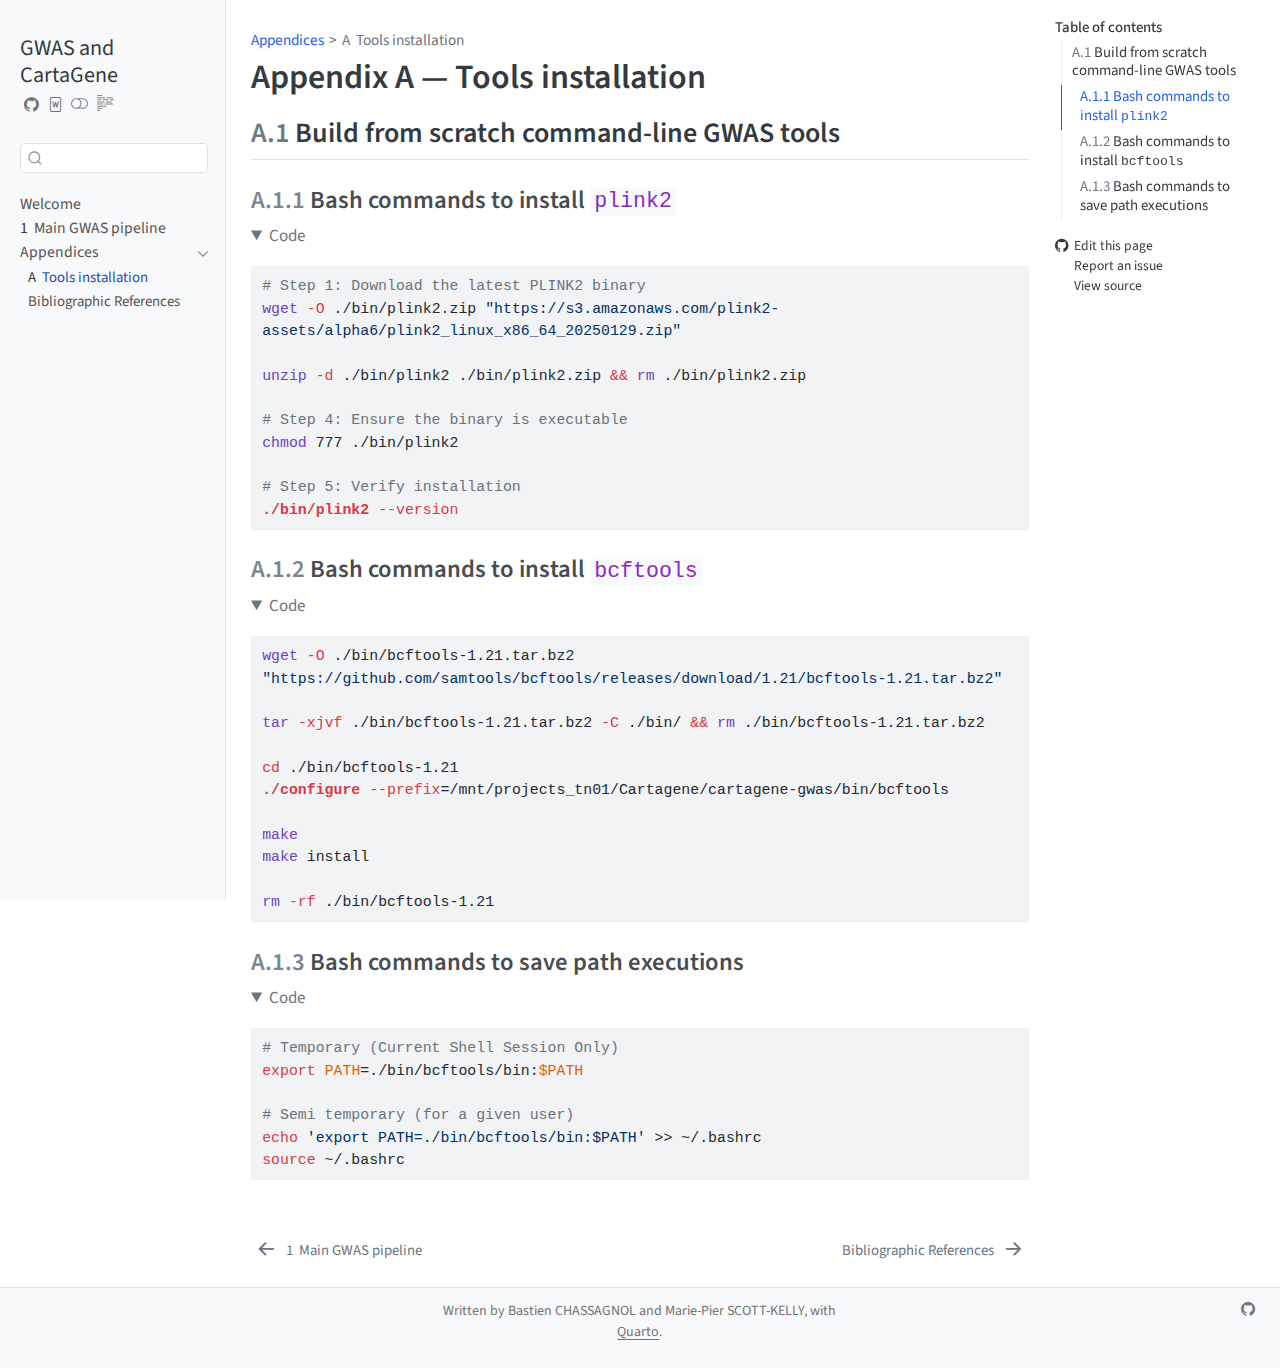
<file: tools_installation.html>
<!DOCTYPE html>
<html xmlns="http://www.w3.org/1999/xhtml" lang="en-GB" xml:lang="en-GB"><head>
<meta http-equiv="Content-Type" content="text/html; charset=UTF-8">
<meta charset="utf-8">
<meta name="generator" content="quarto-1.6.43">
<meta name="viewport" content="width=device-width, initial-scale=1.0, user-scalable=yes">
<title>Appendix A — Tools installation – GWAS Analyses utilising the CARTaGENE database</title>
<style>
code{white-space: pre-wrap;}
span.smallcaps{font-variant: small-caps;}
div.columns{display: flex; gap: min(4vw, 1.5em);}
div.column{flex: auto; overflow-x: auto;}
div.hanging-indent{margin-left: 1.5em; text-indent: -1.5em;}
ul.task-list{list-style: none;}
ul.task-list li input[type="checkbox"] {
  width: 0.8em;
  margin: 0 0.8em 0.2em -1em; /* quarto-specific, see https://github.com/quarto-dev/quarto-cli/issues/4556 */ 
  vertical-align: middle;
}
/* CSS for syntax highlighting */
pre > code.sourceCode { white-space: pre; position: relative; }
pre > code.sourceCode > span { line-height: 1.25; }
pre > code.sourceCode > span:empty { height: 1.2em; }
.sourceCode { overflow: visible; }
code.sourceCode > span { color: inherit; text-decoration: inherit; }
div.sourceCode { margin: 1em 0; }
pre.sourceCode { margin: 0; }
@media screen {
div.sourceCode { overflow: auto; }
}
@media print {
pre > code.sourceCode { white-space: pre-wrap; }
pre > code.sourceCode > span { display: inline-block; text-indent: -5em; padding-left: 5em; }
}
pre.numberSource code
  { counter-reset: source-line 0; }
pre.numberSource code > span
  { position: relative; left: -4em; counter-increment: source-line; }
pre.numberSource code > span > a:first-child::before
  { content: counter(source-line);
    position: relative; left: -1em; text-align: right; vertical-align: baseline;
    border: none; display: inline-block;
    -webkit-touch-callout: none; -webkit-user-select: none;
    -khtml-user-select: none; -moz-user-select: none;
    -ms-user-select: none; user-select: none;
    padding: 0 4px; width: 4em;
  }
pre.numberSource { margin-left: 3em;  padding-left: 4px; }
div.sourceCode
  {   }
@media screen {
pre > code.sourceCode > span > a:first-child::before { text-decoration: underline; }
}
</style>

<script src="site_libs/quarto-nav/quarto-nav.js"></script>
<script src="site_libs/quarto-nav/headroom.min.js"></script>
<script src="site_libs/clipboard/clipboard.min.js"></script>
<script src="site_libs/quarto-search/autocomplete.umd.js"></script>
<script src="site_libs/quarto-search/fuse.min.js"></script>
<script src="site_libs/quarto-search/quarto-search.js"></script>
<meta name="quarto:offset" content="./">
<link href="./references.html" rel="next">
<link href="./CARTaGENE-GWAS-Report.html" rel="prev">
<link href="./assets/favicon.png" rel="icon" type="image/png">
<script src="site_libs/quarto-html/quarto.js"></script>
<script src="site_libs/quarto-html/popper.min.js"></script>
<script src="site_libs/quarto-html/tippy.umd.min.js"></script>
<script src="site_libs/quarto-html/anchor.min.js"></script>
<link href="site_libs/quarto-html/tippy.css" rel="stylesheet">
<link href="site_libs/quarto-html/quarto-syntax-highlighting-7fd0fe4245b865325b8ce8dccb604d59.css" rel="stylesheet" class="quarto-color-scheme" id="quarto-text-highlighting-styles">
<link href="site_libs/quarto-html/quarto-syntax-highlighting-dark-dc95f10abd972b9c41a78ec8992004fc.css" rel="prefetch" class="quarto-color-scheme quarto-color-alternate" id="quarto-text-highlighting-styles">
<script src="site_libs/bootstrap/bootstrap.min.js"></script>
<link href="site_libs/bootstrap/bootstrap-icons.css" rel="stylesheet">
<link href="site_libs/bootstrap/bootstrap-ffaadd7354d42997d24597a030d95797.min.css" rel="stylesheet" append-hash="true" class="quarto-color-scheme" id="quarto-bootstrap" data-mode="light">
<link href="site_libs/bootstrap/bootstrap-dark-1410147302c2b15f4561c576336ac2d5.min.css" rel="prefetch" append-hash="true" class="quarto-color-scheme quarto-color-alternate" id="quarto-bootstrap" data-mode="light"><script id="quarto-search-options" type="application/json">{
  "location": "sidebar",
  "copy-button": false,
  "collapse-after": 3,
  "panel-placement": "start",
  "type": "textbox",
  "limit": 50,
  "keyboard-shortcut": [
    "f",
    "/",
    "s"
  ],
  "language": {
    "search-no-results-text": "No results",
    "search-matching-documents-text": "matching documents",
    "search-copy-link-title": "Copy link to search",
    "search-hide-matches-text": "Hide additional matches",
    "search-more-match-text": "more match in this document",
    "search-more-matches-text": "more matches in this document",
    "search-clear-button-title": "Clear",
    "search-text-placeholder": "",
    "search-detached-cancel-button-title": "Cancel",
    "search-submit-button-title": "Submit",
    "search-label": "Search"
  }
}</script><style>html{ scroll-behavior: smooth; }</style>
<script async="" src="https://hypothes.is/embed.js"></script><script>
  window.document.addEventListener("DOMContentLoaded", function (_event) {
    document.body.classList.add('hypothesis-enabled');
  });
</script>
<meta property="og:title" content="Appendix A — Tools installation – GWAS Analyses utilising the CARTaGENE database">
<meta property="og:site_name" content="GWAS Analyses utilising the CARTaGENE database">
</head>
<body class="nav-sidebar docked">

<div id="quarto-search-results"></div>
  <header id="quarto-header" class="headroom fixed-top"><nav class="quarto-secondary-nav"><div class="container-fluid d-flex">
      <button type="button" class="quarto-btn-toggle btn" data-bs-toggle="collapse" role="button" data-bs-target=".quarto-sidebar-collapse-item" aria-controls="quarto-sidebar" aria-expanded="false" aria-label="Toggle sidebar navigation" onclick="if (window.quartoToggleHeadroom) { window.quartoToggleHeadroom(); }">
        <i class="bi bi-layout-text-sidebar-reverse"></i>
      </button>
        <nav class="quarto-page-breadcrumbs" aria-label="breadcrumb"><ol class="breadcrumb"><li class="breadcrumb-item"><a href="./tools_installation.html">Appendices</a></li><li class="breadcrumb-item"><a href="./tools_installation.html"><span class="chapter-number">A</span>&nbsp; <span class="chapter-title">Tools installation</span></a></li></ol></nav>
        <a class="flex-grow-1" role="navigation" data-bs-toggle="collapse" data-bs-target=".quarto-sidebar-collapse-item" aria-controls="quarto-sidebar" aria-expanded="false" aria-label="Toggle sidebar navigation" onclick="if (window.quartoToggleHeadroom) { window.quartoToggleHeadroom(); }">      
        </a>
      <button type="button" class="btn quarto-search-button" aria-label="Search" onclick="window.quartoOpenSearch();">
        <i class="bi bi-search"></i>
      </button>
    </div>
  </nav></header><!-- content --><div id="quarto-content" class="quarto-container page-columns page-rows-contents page-layout-full">
<!-- sidebar -->
  <nav id="quarto-sidebar" class="sidebar collapse collapse-horizontal quarto-sidebar-collapse-item sidebar-navigation docked overflow-auto"><div class="pt-lg-2 mt-2 text-left sidebar-header">
    <div class="sidebar-title mb-0 py-0">
      <a href="./">GWAS and CartaGene</a> 
        <div class="sidebar-tools-main tools-wide">
    <a href="https://github.com/ArnaudDroitLab/cartagene-gwas" title="Source Code" class="quarto-navigation-tool px-1" aria-label="Source Code"><i class="bi bi-github"></i></a>
    <a href="./GWAS-Analyses-utilising-the-CARTaGENE-database.docx" title="Download Docx" class="quarto-navigation-tool px-1" aria-label="Download Docx"><i class="bi bi-file-word"></i></a>
  <a href="" class="quarto-color-scheme-toggle quarto-navigation-tool  px-1" onclick="window.quartoToggleColorScheme(); return false;" title="Toggle dark mode"><i class="bi"></i></a>
  <a href="" class="quarto-reader-toggle quarto-navigation-tool px-1" onclick="window.quartoToggleReader(); return false;" title="Toggle reader mode">
  <div class="quarto-reader-toggle-btn">
  <i class="bi"></i>
  </div>
</a>
</div>
    </div>
      </div>
        <div class="mt-2 flex-shrink-0 align-items-center">
        <div class="sidebar-search">
        <div id="quarto-search" class="" title="Search"></div>
        </div>
        </div>
    <div class="sidebar-menu-container"> 
    <ul class="list-unstyled mt-1">
<li class="sidebar-item">
  <div class="sidebar-item-container"> 
  <a href="./index.html" class="sidebar-item-text sidebar-link">
 <span class="menu-text">Welcome</span></a>
  </div>
</li>
        <li class="sidebar-item">
  <div class="sidebar-item-container"> 
  <a href="./CARTaGENE-GWAS-Report.html" class="sidebar-item-text sidebar-link">
 <span class="menu-text"><span class="chapter-number">1</span>&nbsp; <span class="chapter-title">Main GWAS pipeline</span></span></a>
  </div>
</li>
        <li class="sidebar-item sidebar-item-section">
      <div class="sidebar-item-container"> 
            <a class="sidebar-item-text sidebar-link text-start" data-bs-toggle="collapse" data-bs-target="#quarto-sidebar-section-1" role="navigation" aria-expanded="true">
 <span class="menu-text">Appendices</span></a>
          <a class="sidebar-item-toggle text-start" data-bs-toggle="collapse" data-bs-target="#quarto-sidebar-section-1" role="navigation" aria-expanded="true" aria-label="Toggle section">
            <i class="bi bi-chevron-right ms-2"></i>
          </a> 
      </div>
      <ul id="quarto-sidebar-section-1" class="collapse list-unstyled sidebar-section depth1 show">
<li class="sidebar-item">
  <div class="sidebar-item-container"> 
  <a href="./tools_installation.html" class="sidebar-item-text sidebar-link active">
 <span class="menu-text"><span class="chapter-number">A</span>&nbsp; <span class="chapter-title">Tools installation</span></span></a>
  </div>
</li>
          <li class="sidebar-item">
  <div class="sidebar-item-container"> 
  <a href="./references.html" class="sidebar-item-text sidebar-link">
 <span class="menu-text">Bibliographic References</span></a>
  </div>
</li>
      </ul>
</li>
    </ul>
</div>
</nav><div id="quarto-sidebar-glass" class="quarto-sidebar-collapse-item" data-bs-toggle="collapse" data-bs-target=".quarto-sidebar-collapse-item"></div>
<!-- margin-sidebar -->
    <div id="quarto-margin-sidebar" class="sidebar margin-sidebar">
        <nav id="TOC" role="doc-toc" class="toc-active"><h2 id="toc-title">Table of contents</h2>
   
  <ul>
<li>
<a href="#sec-tools-install" id="toc-sec-tools-install" class="nav-link active" data-scroll-target="#sec-tools-install"><span class="header-section-number">A.1</span> Build from scratch command-line GWAS tools</a>
  <ul>
<li><a href="#bash-commands-to-install-plink2" id="toc-bash-commands-to-install-plink2" class="nav-link" data-scroll-target="#bash-commands-to-install-plink2"><span class="header-section-number">A.1.1</span> Bash commands to install <code>plink2</code></a></li>
  <li><a href="#bash-commands-to-install-bcftools" id="toc-bash-commands-to-install-bcftools" class="nav-link" data-scroll-target="#bash-commands-to-install-bcftools"><span class="header-section-number">A.1.2</span> Bash commands to install <code>bcftools</code></a></li>
  <li><a href="#bash-commands-to-save-path-executions" id="toc-bash-commands-to-save-path-executions" class="nav-link" data-scroll-target="#bash-commands-to-save-path-executions"><span class="header-section-number">A.1.3</span> Bash commands to save path executions</a></li>
  </ul>
</li>
  </ul><div class="toc-actions"><ul><li><a href="https://github.com/ArnaudDroitLab/cartagene-gwas/edit/master/tools_installation.qmd" class="toc-action"><i class="bi bi-github"></i>Edit this page</a></li><li><a href="https://github.com/ArnaudDroitLab/cartagene-gwas/issues/new" class="toc-action"><i class="bi empty"></i>Report an issue</a></li><li><a href="https://github.com/ArnaudDroitLab/cartagene-gwas/blob/master/tools_installation.qmd" class="toc-action"><i class="bi empty"></i>View source</a></li></ul></div></nav>
    </div>
<!-- main -->
<main class="content column-body" id="quarto-document-content"><header id="title-block-header" class="quarto-title-block default"><nav class="quarto-page-breadcrumbs quarto-title-breadcrumbs d-none d-lg-block" aria-label="breadcrumb"><ol class="breadcrumb"><li class="breadcrumb-item"><a href="./tools_installation.html">Appendices</a></li><li class="breadcrumb-item"><a href="./tools_installation.html"><span class="chapter-number">A</span>&nbsp; <span class="chapter-title">Tools installation</span></a></li></ol></nav><div class="quarto-title">
<h1 class="title">Appendix A — Tools installation</h1>
</div>



<div class="quarto-title-meta column-body">

    
  
    
  </div>
  


</header><section id="sec-tools-install" class="level2" data-number="A.1"><h2 data-number="A.1" class="anchored" data-anchor-id="sec-tools-install">
<span class="header-section-number">A.1</span> Build from scratch command-line GWAS tools</h2>
<section id="bash-commands-to-install-plink2" class="level3" data-number="A.1.1"><h3 data-number="A.1.1" class="anchored" data-anchor-id="bash-commands-to-install-plink2">
<span class="header-section-number">A.1.1</span> Bash commands to install <code>plink2</code>
</h3>
<div class="cell" data-layout-align="center">
<details open="" class="code-fold"><summary>Code</summary><div class="sourceCode cell-code" id="cb1"><pre class="sourceCode bash code-with-copy"><code class="sourceCode bash"><span id="cb1-1"><a href="#cb1-1" aria-hidden="true" tabindex="-1"></a><span class="co"># Step 1: Download the latest PLINK2 binary</span></span>
<span id="cb1-2"><a href="#cb1-2" aria-hidden="true" tabindex="-1"></a><span class="fu">wget</span> <span class="at">-O</span> ./bin/plink2.zip <span class="st">"https://s3.amazonaws.com/plink2-assets/alpha6/plink2_linux_x86_64_20250129.zip"</span> </span>
<span id="cb1-3"><a href="#cb1-3" aria-hidden="true" tabindex="-1"></a></span>
<span id="cb1-4"><a href="#cb1-4" aria-hidden="true" tabindex="-1"></a><span class="fu">unzip</span> <span class="at">-d</span> ./bin/plink2 ./bin/plink2.zip <span class="kw">&amp;&amp;</span> <span class="fu">rm</span> ./bin/plink2.zip</span>
<span id="cb1-5"><a href="#cb1-5" aria-hidden="true" tabindex="-1"></a></span>
<span id="cb1-6"><a href="#cb1-6" aria-hidden="true" tabindex="-1"></a><span class="co"># Step 4: Ensure the binary is executable</span></span>
<span id="cb1-7"><a href="#cb1-7" aria-hidden="true" tabindex="-1"></a><span class="fu">chmod</span> 777 ./bin/plink2</span>
<span id="cb1-8"><a href="#cb1-8" aria-hidden="true" tabindex="-1"></a></span>
<span id="cb1-9"><a href="#cb1-9" aria-hidden="true" tabindex="-1"></a><span class="co"># Step 5: Verify installation</span></span>
<span id="cb1-10"><a href="#cb1-10" aria-hidden="true" tabindex="-1"></a><span class="ex">./bin/plink2</span> <span class="at">--version</span></span></code><button title="Copy to Clipboard" class="code-copy-button"><i class="bi"></i></button></pre></div>
</details>
</div>
</section><section id="bash-commands-to-install-bcftools" class="level3" data-number="A.1.2"><h3 data-number="A.1.2" class="anchored" data-anchor-id="bash-commands-to-install-bcftools">
<span class="header-section-number">A.1.2</span> Bash commands to install <code>bcftools</code>
</h3>
<div class="cell" data-layout-align="center">
<details open="" class="code-fold"><summary>Code</summary><div class="sourceCode cell-code" id="cb2"><pre class="sourceCode bash code-with-copy"><code class="sourceCode bash"><span id="cb2-1"><a href="#cb2-1" aria-hidden="true" tabindex="-1"></a><span class="fu">wget</span> <span class="at">-O</span> ./bin/bcftools-1.21.tar.bz2 <span class="st">"https://github.com/samtools/bcftools/releases/download/1.21/bcftools-1.21.tar.bz2"</span> </span>
<span id="cb2-2"><a href="#cb2-2" aria-hidden="true" tabindex="-1"></a></span>
<span id="cb2-3"><a href="#cb2-3" aria-hidden="true" tabindex="-1"></a><span class="fu">tar</span> <span class="at">-xjvf</span> ./bin/bcftools-1.21.tar.bz2 <span class="at">-C</span> ./bin/ <span class="kw">&amp;&amp;</span> <span class="fu">rm</span> ./bin/bcftools-1.21.tar.bz2</span>
<span id="cb2-4"><a href="#cb2-4" aria-hidden="true" tabindex="-1"></a></span>
<span id="cb2-5"><a href="#cb2-5" aria-hidden="true" tabindex="-1"></a><span class="bu">cd</span> ./bin/bcftools-1.21</span>
<span id="cb2-6"><a href="#cb2-6" aria-hidden="true" tabindex="-1"></a><span class="ex">./configure</span> <span class="at">--prefix</span><span class="op">=</span>/mnt/projects_tn01/Cartagene/cartagene-gwas/bin/bcftools</span>
<span id="cb2-7"><a href="#cb2-7" aria-hidden="true" tabindex="-1"></a></span>
<span id="cb2-8"><a href="#cb2-8" aria-hidden="true" tabindex="-1"></a><span class="fu">make</span></span>
<span id="cb2-9"><a href="#cb2-9" aria-hidden="true" tabindex="-1"></a><span class="fu">make</span> install</span>
<span id="cb2-10"><a href="#cb2-10" aria-hidden="true" tabindex="-1"></a></span>
<span id="cb2-11"><a href="#cb2-11" aria-hidden="true" tabindex="-1"></a><span class="fu">rm</span> <span class="at">-rf</span> ./bin/bcftools-1.21</span></code><button title="Copy to Clipboard" class="code-copy-button"><i class="bi"></i></button></pre></div>
</details>
</div>
</section><section id="bash-commands-to-save-path-executions" class="level3" data-number="A.1.3"><h3 data-number="A.1.3" class="anchored" data-anchor-id="bash-commands-to-save-path-executions">
<span class="header-section-number">A.1.3</span> Bash commands to save path executions</h3>
<div class="cell" data-layout-align="center">
<details open="" class="code-fold"><summary>Code</summary><div class="sourceCode cell-code" id="cb3"><pre class="sourceCode bash code-with-copy"><code class="sourceCode bash"><span id="cb3-1"><a href="#cb3-1" aria-hidden="true" tabindex="-1"></a><span class="co"># Temporary (Current Shell Session Only)</span></span>
<span id="cb3-2"><a href="#cb3-2" aria-hidden="true" tabindex="-1"></a><span class="bu">export</span> <span class="va">PATH</span><span class="op">=</span>./bin/bcftools/bin:<span class="va">$PATH</span>  </span>
<span id="cb3-3"><a href="#cb3-3" aria-hidden="true" tabindex="-1"></a></span>
<span id="cb3-4"><a href="#cb3-4" aria-hidden="true" tabindex="-1"></a><span class="co"># Semi temporary (for a given user)</span></span>
<span id="cb3-5"><a href="#cb3-5" aria-hidden="true" tabindex="-1"></a><span class="bu">echo</span> <span class="st">'export PATH=./bin/bcftools/bin:$PATH'</span> <span class="op">&gt;&gt;</span> ~/.bashrc</span>
<span id="cb3-6"><a href="#cb3-6" aria-hidden="true" tabindex="-1"></a><span class="bu">source</span> ~/.bashrc</span></code><button title="Copy to Clipboard" class="code-copy-button"><i class="bi"></i></button></pre></div>
</details>
</div>


</section></section></main><!-- /main --><script id="quarto-html-after-body" type="application/javascript">
window.document.addEventListener("DOMContentLoaded", function (event) {
  const toggleBodyColorMode = (bsSheetEl) => {
    const mode = bsSheetEl.getAttribute("data-mode");
    const bodyEl = window.document.querySelector("body");
    if (mode === "dark") {
      bodyEl.classList.add("quarto-dark");
      bodyEl.classList.remove("quarto-light");
    } else {
      bodyEl.classList.add("quarto-light");
      bodyEl.classList.remove("quarto-dark");
    }
  }
  const toggleBodyColorPrimary = () => {
    const bsSheetEl = window.document.querySelector("link#quarto-bootstrap");
    if (bsSheetEl) {
      toggleBodyColorMode(bsSheetEl);
    }
  }
  toggleBodyColorPrimary();  
  const disableStylesheet = (stylesheets) => {
    for (let i=0; i < stylesheets.length; i++) {
      const stylesheet = stylesheets[i];
      stylesheet.rel = 'prefetch';
    }
  }
  const enableStylesheet = (stylesheets) => {
    for (let i=0; i < stylesheets.length; i++) {
      const stylesheet = stylesheets[i];
      stylesheet.rel = 'stylesheet';
    }
  }
  const manageTransitions = (selector, allowTransitions) => {
    const els = window.document.querySelectorAll(selector);
    for (let i=0; i < els.length; i++) {
      const el = els[i];
      if (allowTransitions) {
        el.classList.remove('notransition');
      } else {
        el.classList.add('notransition');
      }
    }
  }
  const toggleGiscusIfUsed = (isAlternate, darkModeDefault) => {
    const baseTheme = document.querySelector('#giscus-base-theme')?.value ?? 'light';
    const alternateTheme = document.querySelector('#giscus-alt-theme')?.value ?? 'dark';
    let newTheme = '';
    if(darkModeDefault) {
      newTheme = isAlternate ? baseTheme : alternateTheme;
    } else {
      newTheme = isAlternate ? alternateTheme : baseTheme;
    }
    const changeGiscusTheme = () => {
      // From: https://github.com/giscus/giscus/issues/336
      const sendMessage = (message) => {
        const iframe = document.querySelector('iframe.giscus-frame');
        if (!iframe) return;
        iframe.contentWindow.postMessage({ giscus: message }, 'https://giscus.app');
      }
      sendMessage({
        setConfig: {
          theme: newTheme
        }
      });
    }
    const isGiscussLoaded = window.document.querySelector('iframe.giscus-frame') !== null;
    if (isGiscussLoaded) {
      changeGiscusTheme();
    }
  }
  const toggleColorMode = (alternate) => {
    // Switch the stylesheets
    const alternateStylesheets = window.document.querySelectorAll('link.quarto-color-scheme.quarto-color-alternate');
    manageTransitions('#quarto-margin-sidebar .nav-link', false);
    if (alternate) {
      enableStylesheet(alternateStylesheets);
      for (const sheetNode of alternateStylesheets) {
        if (sheetNode.id === "quarto-bootstrap") {
          toggleBodyColorMode(sheetNode);
        }
      }
    } else {
      disableStylesheet(alternateStylesheets);
      toggleBodyColorPrimary();
    }
    manageTransitions('#quarto-margin-sidebar .nav-link', true);
    // Switch the toggles
    const toggles = window.document.querySelectorAll('.quarto-color-scheme-toggle');
    for (let i=0; i < toggles.length; i++) {
      const toggle = toggles[i];
      if (toggle) {
        if (alternate) {
          toggle.classList.add("alternate");     
        } else {
          toggle.classList.remove("alternate");
        }
      }
    }
    // Hack to workaround the fact that safari doesn't
    // properly recolor the scrollbar when toggling (#1455)
    if (navigator.userAgent.indexOf('Safari') > 0 && navigator.userAgent.indexOf('Chrome') == -1) {
      manageTransitions("body", false);
      window.scrollTo(0, 1);
      setTimeout(() => {
        window.scrollTo(0, 0);
        manageTransitions("body", true);
      }, 40);  
    }
  }
  const isFileUrl = () => { 
    return window.location.protocol === 'file:';
  }
  const hasAlternateSentinel = () => {  
    let styleSentinel = getColorSchemeSentinel();
    if (styleSentinel !== null) {
      return styleSentinel === "alternate";
    } else {
      return false;
    }
  }
  const setStyleSentinel = (alternate) => {
    const value = alternate ? "alternate" : "default";
    if (!isFileUrl()) {
      window.localStorage.setItem("quarto-color-scheme", value);
    } else {
      localAlternateSentinel = value;
    }
  }
  const getColorSchemeSentinel = () => {
    if (!isFileUrl()) {
      const storageValue = window.localStorage.getItem("quarto-color-scheme");
      return storageValue != null ? storageValue : localAlternateSentinel;
    } else {
      return localAlternateSentinel;
    }
  }
  const darkModeDefault = false;
  let localAlternateSentinel = darkModeDefault ? 'alternate' : 'default';
  // Dark / light mode switch
  window.quartoToggleColorScheme = () => {
    // Read the current dark / light value 
    let toAlternate = !hasAlternateSentinel();
    toggleColorMode(toAlternate);
    setStyleSentinel(toAlternate);
    toggleGiscusIfUsed(toAlternate, darkModeDefault);
  };
  // Ensure there is a toggle, if there isn't float one in the top right
  if (window.document.querySelector('.quarto-color-scheme-toggle') === null) {
    const a = window.document.createElement('a');
    a.classList.add('top-right');
    a.classList.add('quarto-color-scheme-toggle');
    a.href = "";
    a.onclick = function() { try { window.quartoToggleColorScheme(); } catch {} return false; };
    const i = window.document.createElement("i");
    i.classList.add('bi');
    a.appendChild(i);
    window.document.body.appendChild(a);
  }
  // Switch to dark mode if need be
  if (hasAlternateSentinel()) {
    toggleColorMode(true);
  } else {
    toggleColorMode(false);
  }
  const icon = "";
  const anchorJS = new window.AnchorJS();
  anchorJS.options = {
    placement: 'right',
    icon: icon
  };
  anchorJS.add('.anchored');
  const isCodeAnnotation = (el) => {
    for (const clz of el.classList) {
      if (clz.startsWith('code-annotation-')) {                     
        return true;
      }
    }
    return false;
  }
  const onCopySuccess = function(e) {
    // button target
    const button = e.trigger;
    // don't keep focus
    button.blur();
    // flash "checked"
    button.classList.add('code-copy-button-checked');
    var currentTitle = button.getAttribute("title");
    button.setAttribute("title", "Copied!");
    let tooltip;
    if (window.bootstrap) {
      button.setAttribute("data-bs-toggle", "tooltip");
      button.setAttribute("data-bs-placement", "left");
      button.setAttribute("data-bs-title", "Copied!");
      tooltip = new bootstrap.Tooltip(button, 
        { trigger: "manual", 
          customClass: "code-copy-button-tooltip",
          offset: [0, -8]});
      tooltip.show();    
    }
    setTimeout(function() {
      if (tooltip) {
        tooltip.hide();
        button.removeAttribute("data-bs-title");
        button.removeAttribute("data-bs-toggle");
        button.removeAttribute("data-bs-placement");
      }
      button.setAttribute("title", currentTitle);
      button.classList.remove('code-copy-button-checked');
    }, 1000);
    // clear code selection
    e.clearSelection();
  }
  const getTextToCopy = function(trigger) {
      const codeEl = trigger.previousElementSibling.cloneNode(true);
      for (const childEl of codeEl.children) {
        if (isCodeAnnotation(childEl)) {
          childEl.remove();
        }
      }
      return codeEl.innerText;
  }
  const clipboard = new window.ClipboardJS('.code-copy-button:not([data-in-quarto-modal])', {
    text: getTextToCopy
  });
  clipboard.on('success', onCopySuccess);
  if (window.document.getElementById('quarto-embedded-source-code-modal')) {
    const clipboardModal = new window.ClipboardJS('.code-copy-button[data-in-quarto-modal]', {
      text: getTextToCopy,
      container: window.document.getElementById('quarto-embedded-source-code-modal')
    });
    clipboardModal.on('success', onCopySuccess);
  }
    var localhostRegex = new RegExp(/^(?:http|https):\/\/localhost\:?[0-9]*\//);
    var mailtoRegex = new RegExp(/^mailto:/);
      var filterRegex = new RegExp("https:\/\/arnauddroitlab\.github\.io\/cartagene-gwas\/");
    var isInternal = (href) => {
        return filterRegex.test(href) || localhostRegex.test(href) || mailtoRegex.test(href);
    }
    // Inspect non-navigation links and adorn them if external
 	var links = window.document.querySelectorAll('a[href]:not(.nav-link):not(.navbar-brand):not(.toc-action):not(.sidebar-link):not(.sidebar-item-toggle):not(.pagination-link):not(.no-external):not([aria-hidden]):not(.dropdown-item):not(.quarto-navigation-tool):not(.about-link)');
    for (var i=0; i<links.length; i++) {
      const link = links[i];
      if (!isInternal(link.href)) {
        // undo the damage that might have been done by quarto-nav.js in the case of
        // links that we want to consider external
        if (link.dataset.originalHref !== undefined) {
          link.href = link.dataset.originalHref;
        }
      }
    }
  function tippyHover(el, contentFn, onTriggerFn, onUntriggerFn) {
    const config = {
      allowHTML: true,
      maxWidth: 500,
      delay: 100,
      arrow: false,
      appendTo: function(el) {
          return el.parentElement;
      },
      interactive: true,
      interactiveBorder: 10,
      theme: 'quarto',
      placement: 'bottom-start',
    };
    if (contentFn) {
      config.content = contentFn;
    }
    if (onTriggerFn) {
      config.onTrigger = onTriggerFn;
    }
    if (onUntriggerFn) {
      config.onUntrigger = onUntriggerFn;
    }
    window.tippy(el, config); 
  }
  const noterefs = window.document.querySelectorAll('a[role="doc-noteref"]');
  for (var i=0; i<noterefs.length; i++) {
    const ref = noterefs[i];
    tippyHover(ref, function() {
      // use id or data attribute instead here
      let href = ref.getAttribute('data-footnote-href') || ref.getAttribute('href');
      try { href = new URL(href).hash; } catch {}
      const id = href.replace(/^#\/?/, "");
      const note = window.document.getElementById(id);
      if (note) {
        return note.innerHTML;
      } else {
        return "";
      }
    });
  }
  const xrefs = window.document.querySelectorAll('a.quarto-xref');
  const processXRef = (id, note) => {
    // Strip column container classes
    const stripColumnClz = (el) => {
      el.classList.remove("page-full", "page-columns");
      if (el.children) {
        for (const child of el.children) {
          stripColumnClz(child);
        }
      }
    }
    stripColumnClz(note)
    if (id === null || id.startsWith('sec-')) {
      // Special case sections, only their first couple elements
      const container = document.createElement("div");
      if (note.children && note.children.length > 2) {
        container.appendChild(note.children[0].cloneNode(true));
        for (let i = 1; i < note.children.length; i++) {
          const child = note.children[i];
          if (child.tagName === "P" && child.innerText === "") {
            continue;
          } else {
            container.appendChild(child.cloneNode(true));
            break;
          }
        }
        if (window.Quarto?.typesetMath) {
          window.Quarto.typesetMath(container);
        }
        return container.innerHTML
      } else {
        if (window.Quarto?.typesetMath) {
          window.Quarto.typesetMath(note);
        }
        return note.innerHTML;
      }
    } else {
      // Remove any anchor links if they are present
      const anchorLink = note.querySelector('a.anchorjs-link');
      if (anchorLink) {
        anchorLink.remove();
      }
      if (window.Quarto?.typesetMath) {
        window.Quarto.typesetMath(note);
      }
      if (note.classList.contains("callout")) {
        return note.outerHTML;
      } else {
        return note.innerHTML;
      }
    }
  }
  for (var i=0; i<xrefs.length; i++) {
    const xref = xrefs[i];
    tippyHover(xref, undefined, function(instance) {
      instance.disable();
      let url = xref.getAttribute('href');
      let hash = undefined; 
      if (url.startsWith('#')) {
        hash = url;
      } else {
        try { hash = new URL(url).hash; } catch {}
      }
      if (hash) {
        const id = hash.replace(/^#\/?/, "");
        const note = window.document.getElementById(id);
        if (note !== null) {
          try {
            const html = processXRef(id, note.cloneNode(true));
            instance.setContent(html);
          } finally {
            instance.enable();
            instance.show();
          }
        } else {
          // See if we can fetch this
          fetch(url.split('#')[0])
          .then(res => res.text())
          .then(html => {
            const parser = new DOMParser();
            const htmlDoc = parser.parseFromString(html, "text/html");
            const note = htmlDoc.getElementById(id);
            if (note !== null) {
              const html = processXRef(id, note);
              instance.setContent(html);
            } 
          }).finally(() => {
            instance.enable();
            instance.show();
          });
        }
      } else {
        // See if we can fetch a full url (with no hash to target)
        // This is a special case and we should probably do some content thinning / targeting
        fetch(url)
        .then(res => res.text())
        .then(html => {
          const parser = new DOMParser();
          const htmlDoc = parser.parseFromString(html, "text/html");
          const note = htmlDoc.querySelector('main.content');
          if (note !== null) {
            // This should only happen for chapter cross references
            // (since there is no id in the URL)
            // remove the first header
            if (note.children.length > 0 && note.children[0].tagName === "HEADER") {
              note.children[0].remove();
            }
            const html = processXRef(null, note);
            instance.setContent(html);
          } 
        }).finally(() => {
          instance.enable();
          instance.show();
        });
      }
    }, function(instance) {
    });
  }
      let selectedAnnoteEl;
      const selectorForAnnotation = ( cell, annotation) => {
        let cellAttr = 'data-code-cell="' + cell + '"';
        let lineAttr = 'data-code-annotation="' +  annotation + '"';
        const selector = 'span[' + cellAttr + '][' + lineAttr + ']';
        return selector;
      }
      const selectCodeLines = (annoteEl) => {
        const doc = window.document;
        const targetCell = annoteEl.getAttribute("data-target-cell");
        const targetAnnotation = annoteEl.getAttribute("data-target-annotation");
        const annoteSpan = window.document.querySelector(selectorForAnnotation(targetCell, targetAnnotation));
        const lines = annoteSpan.getAttribute("data-code-lines").split(",");
        const lineIds = lines.map((line) => {
          return targetCell + "-" + line;
        })
        let top = null;
        let height = null;
        let parent = null;
        if (lineIds.length > 0) {
            //compute the position of the single el (top and bottom and make a div)
            const el = window.document.getElementById(lineIds[0]);
            top = el.offsetTop;
            height = el.offsetHeight;
            parent = el.parentElement.parentElement;
          if (lineIds.length > 1) {
            const lastEl = window.document.getElementById(lineIds[lineIds.length - 1]);
            const bottom = lastEl.offsetTop + lastEl.offsetHeight;
            height = bottom - top;
          }
          if (top !== null && height !== null && parent !== null) {
            // cook up a div (if necessary) and position it 
            let div = window.document.getElementById("code-annotation-line-highlight");
            if (div === null) {
              div = window.document.createElement("div");
              div.setAttribute("id", "code-annotation-line-highlight");
              div.style.position = 'absolute';
              parent.appendChild(div);
            }
            div.style.top = top - 2 + "px";
            div.style.height = height + 4 + "px";
            div.style.left = 0;
            let gutterDiv = window.document.getElementById("code-annotation-line-highlight-gutter");
            if (gutterDiv === null) {
              gutterDiv = window.document.createElement("div");
              gutterDiv.setAttribute("id", "code-annotation-line-highlight-gutter");
              gutterDiv.style.position = 'absolute';
              const codeCell = window.document.getElementById(targetCell);
              const gutter = codeCell.querySelector('.code-annotation-gutter');
              gutter.appendChild(gutterDiv);
            }
            gutterDiv.style.top = top - 2 + "px";
            gutterDiv.style.height = height + 4 + "px";
          }
          selectedAnnoteEl = annoteEl;
        }
      };
      const unselectCodeLines = () => {
        const elementsIds = ["code-annotation-line-highlight", "code-annotation-line-highlight-gutter"];
        elementsIds.forEach((elId) => {
          const div = window.document.getElementById(elId);
          if (div) {
            div.remove();
          }
        });
        selectedAnnoteEl = undefined;
      };
        // Handle positioning of the toggle
    window.addEventListener(
      "resize",
      throttle(() => {
        elRect = undefined;
        if (selectedAnnoteEl) {
          selectCodeLines(selectedAnnoteEl);
        }
      }, 10)
    );
    function throttle(fn, ms) {
    let throttle = false;
    let timer;
      return (...args) => {
        if(!throttle) { // first call gets through
            fn.apply(this, args);
            throttle = true;
        } else { // all the others get throttled
            if(timer) clearTimeout(timer); // cancel #2
            timer = setTimeout(() => {
              fn.apply(this, args);
              timer = throttle = false;
            }, ms);
        }
      };
    }
      const annoteTargets = window.document.querySelectorAll('.code-annotation-anchor');
      for (let i=0; i<annoteTargets.length; i++) {
        const annoteTarget = annoteTargets[i];
        const targetCell = annoteTarget.getAttribute("data-target-cell");
        const targetAnnotation = annoteTarget.getAttribute("data-target-annotation");
        const contentFn = () => {
          const content = window.document.querySelector(selectorForAnnotation(targetCell, targetAnnotation));
          if (content) {
            const tipContent = content.cloneNode(true);
            tipContent.classList.add("code-annotation-tip-content");
            return tipContent.outerHTML;
          }
        }
        const config = {
          allowHTML: true,
          content: contentFn,
          onShow: (instance) => {
            selectCodeLines(instance.reference);
            instance.reference.classList.add('code-annotation-active');
            window.tippy.hideAll();
          },
          onHide: (instance) => {
            unselectCodeLines();
            instance.reference.classList.remove('code-annotation-active');
          },
          maxWidth: 300,
          delay: [50, 0],
          duration: [200, 0],
          offset: [5, 10],
          arrow: true,
          appendTo: function(el) {
            return el.parentElement.parentElement.parentElement;
          },
          interactive: true,
          interactiveBorder: 10,
          theme: 'quarto',
          placement: 'right',
          popperOptions: {
            modifiers: [
            {
              name: 'flip',
              options: {
                flipVariations: false, // true by default
                allowedAutoPlacements: ['right'],
                fallbackPlacements: ['right', 'top', 'top-start', 'top-end', 'bottom', 'bottom-start', 'bottom-end', 'left'],
              },
            },
            {
              name: 'preventOverflow',
              options: {
                mainAxis: false,
                altAxis: false
              }
            }
            ]        
          }      
        };
        window.tippy(annoteTarget, config); 
      }
  const findCites = (el) => {
    const parentEl = el.parentElement;
    if (parentEl) {
      const cites = parentEl.dataset.cites;
      if (cites) {
        return {
          el,
          cites: cites.split(' ')
        };
      } else {
        return findCites(el.parentElement)
      }
    } else {
      return undefined;
    }
  };
  var bibliorefs = window.document.querySelectorAll('a[role="doc-biblioref"]');
  for (var i=0; i<bibliorefs.length; i++) {
    const ref = bibliorefs[i];
    const citeInfo = findCites(ref);
    if (citeInfo) {
      tippyHover(citeInfo.el, function() {
        var popup = window.document.createElement('div');
        citeInfo.cites.forEach(function(cite) {
          var citeDiv = window.document.createElement('div');
          citeDiv.classList.add('hanging-indent');
          citeDiv.classList.add('csl-entry');
          var biblioDiv = window.document.getElementById('ref-' + cite);
          if (biblioDiv) {
            citeDiv.innerHTML = biblioDiv.innerHTML;
          }
          popup.appendChild(citeDiv);
        });
        return popup.innerHTML;
      });
    }
  }
});
</script><nav class="page-navigation column-body"><div class="nav-page nav-page-previous">
      <a href="./CARTaGENE-GWAS-Report.html" class="pagination-link" aria-label="Main GWAS pipeline">
        <i class="bi bi-arrow-left-short"></i> <span class="nav-page-text"><span class="chapter-number">1</span>&nbsp; <span class="chapter-title">Main GWAS pipeline</span></span>
      </a>          
  </div>
  <div class="nav-page nav-page-next">
      <a href="./references.html" class="pagination-link" aria-label="Bibliographic References">
        <span class="nav-page-text">Bibliographic References</span> <i class="bi bi-arrow-right-short"></i>
      </a>
  </div>
</nav>
</div> <!-- /content -->
<footer class="footer"><div class="nav-footer">
    <div class="nav-footer-left">
      &nbsp;
    </div>   
    <div class="nav-footer-center">
<p>Written by Bastien CHASSAGNOL and Marie-Pier SCOTT-KELLY, with <a href="https://quarto.org/">Quarto</a>.</p>
<div class="toc-actions d-sm-block d-md-none"><ul><li><a href="https://github.com/ArnaudDroitLab/cartagene-gwas/edit/master/tools_installation.qmd" class="toc-action"><i class="bi bi-github"></i>Edit this page</a></li><li><a href="https://github.com/ArnaudDroitLab/cartagene-gwas/issues/new" class="toc-action"><i class="bi empty"></i>Report an issue</a></li><li><a href="https://github.com/ArnaudDroitLab/cartagene-gwas/blob/master/tools_installation.qmd" class="toc-action"><i class="bi empty"></i>View source</a></li></ul></div></div>
    <div class="nav-footer-right">
      <ul class="footer-items list-unstyled">
<li class="nav-item compact">
    <a class="nav-link active" href="https://github.com/ArnaudDroitLab/cartagene-gwas" aria-current="page">
      <i class="bi bi-github" role="img">
</i> 
    </a>
  </li>  
</ul>
</div>
  </div>
</footer>


<script src="site_libs/quarto-html/zenscroll-min.js"></script>
</body></html>
</file>
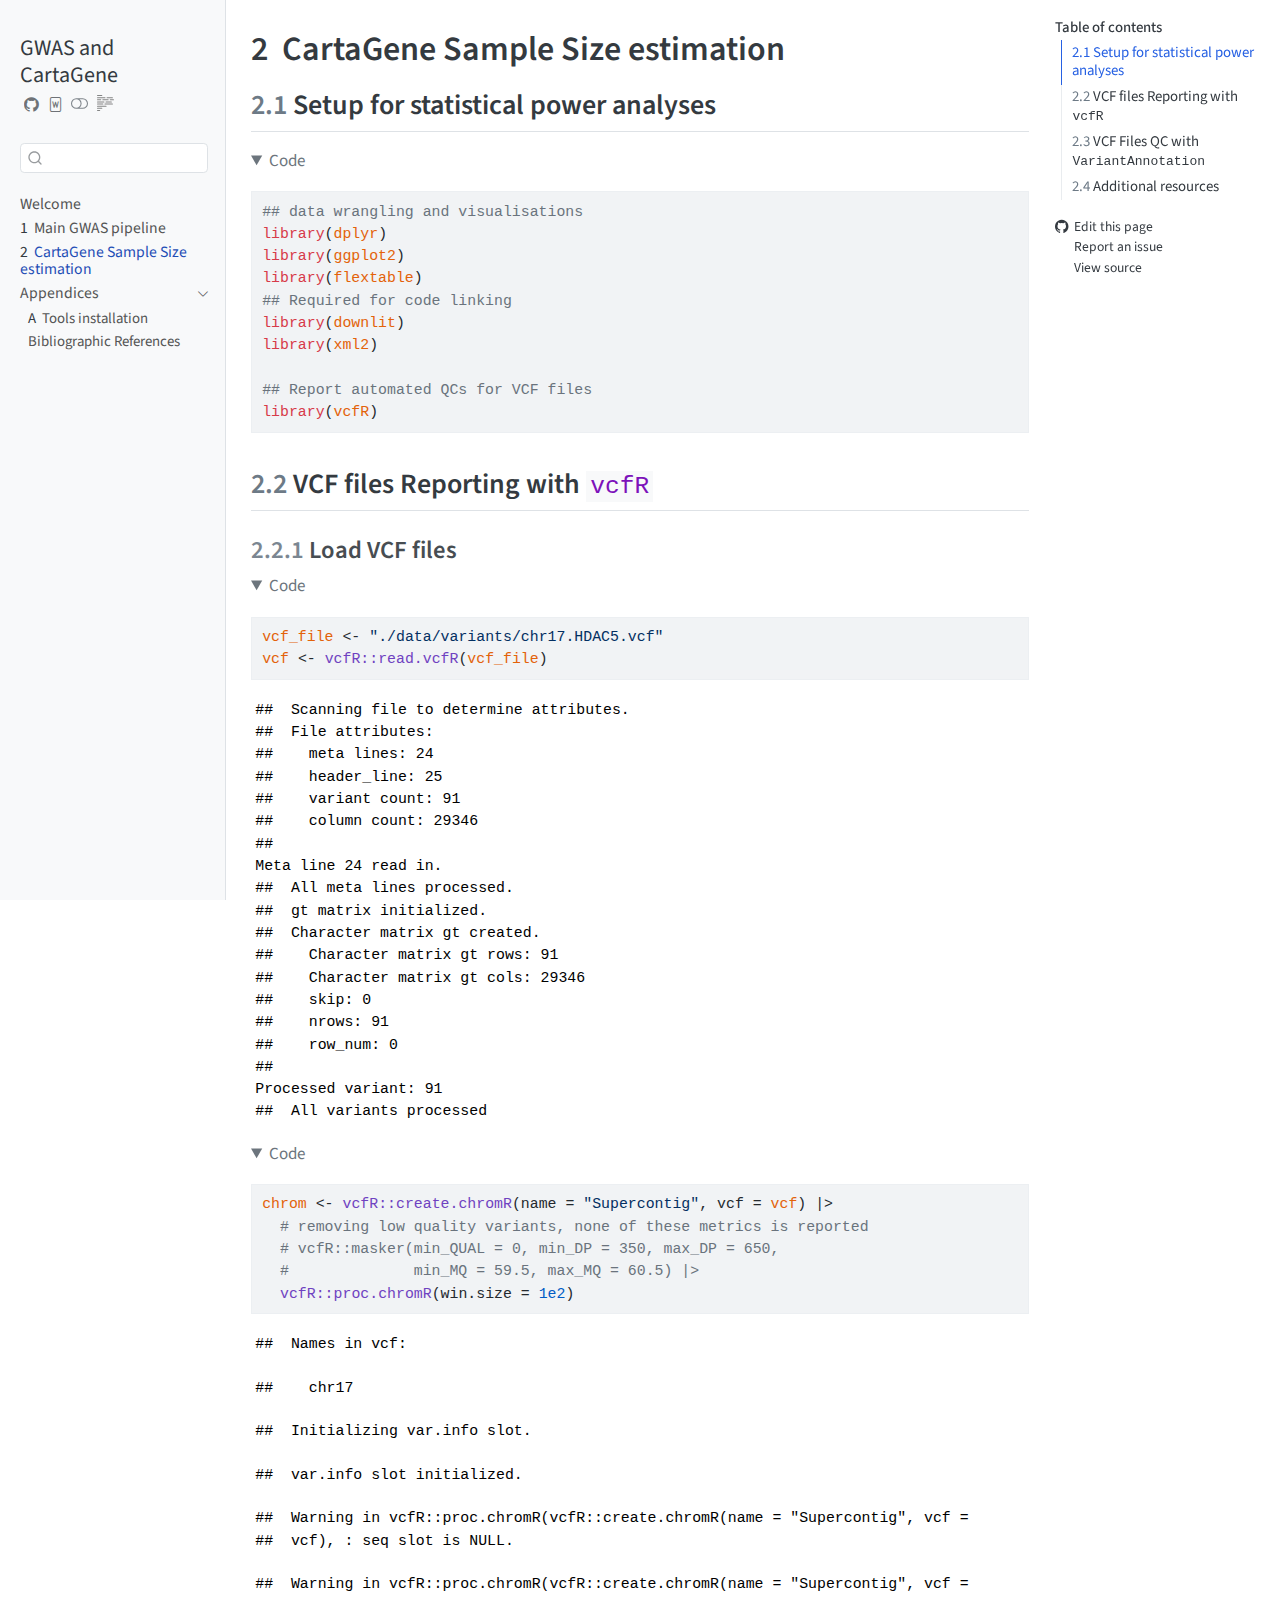
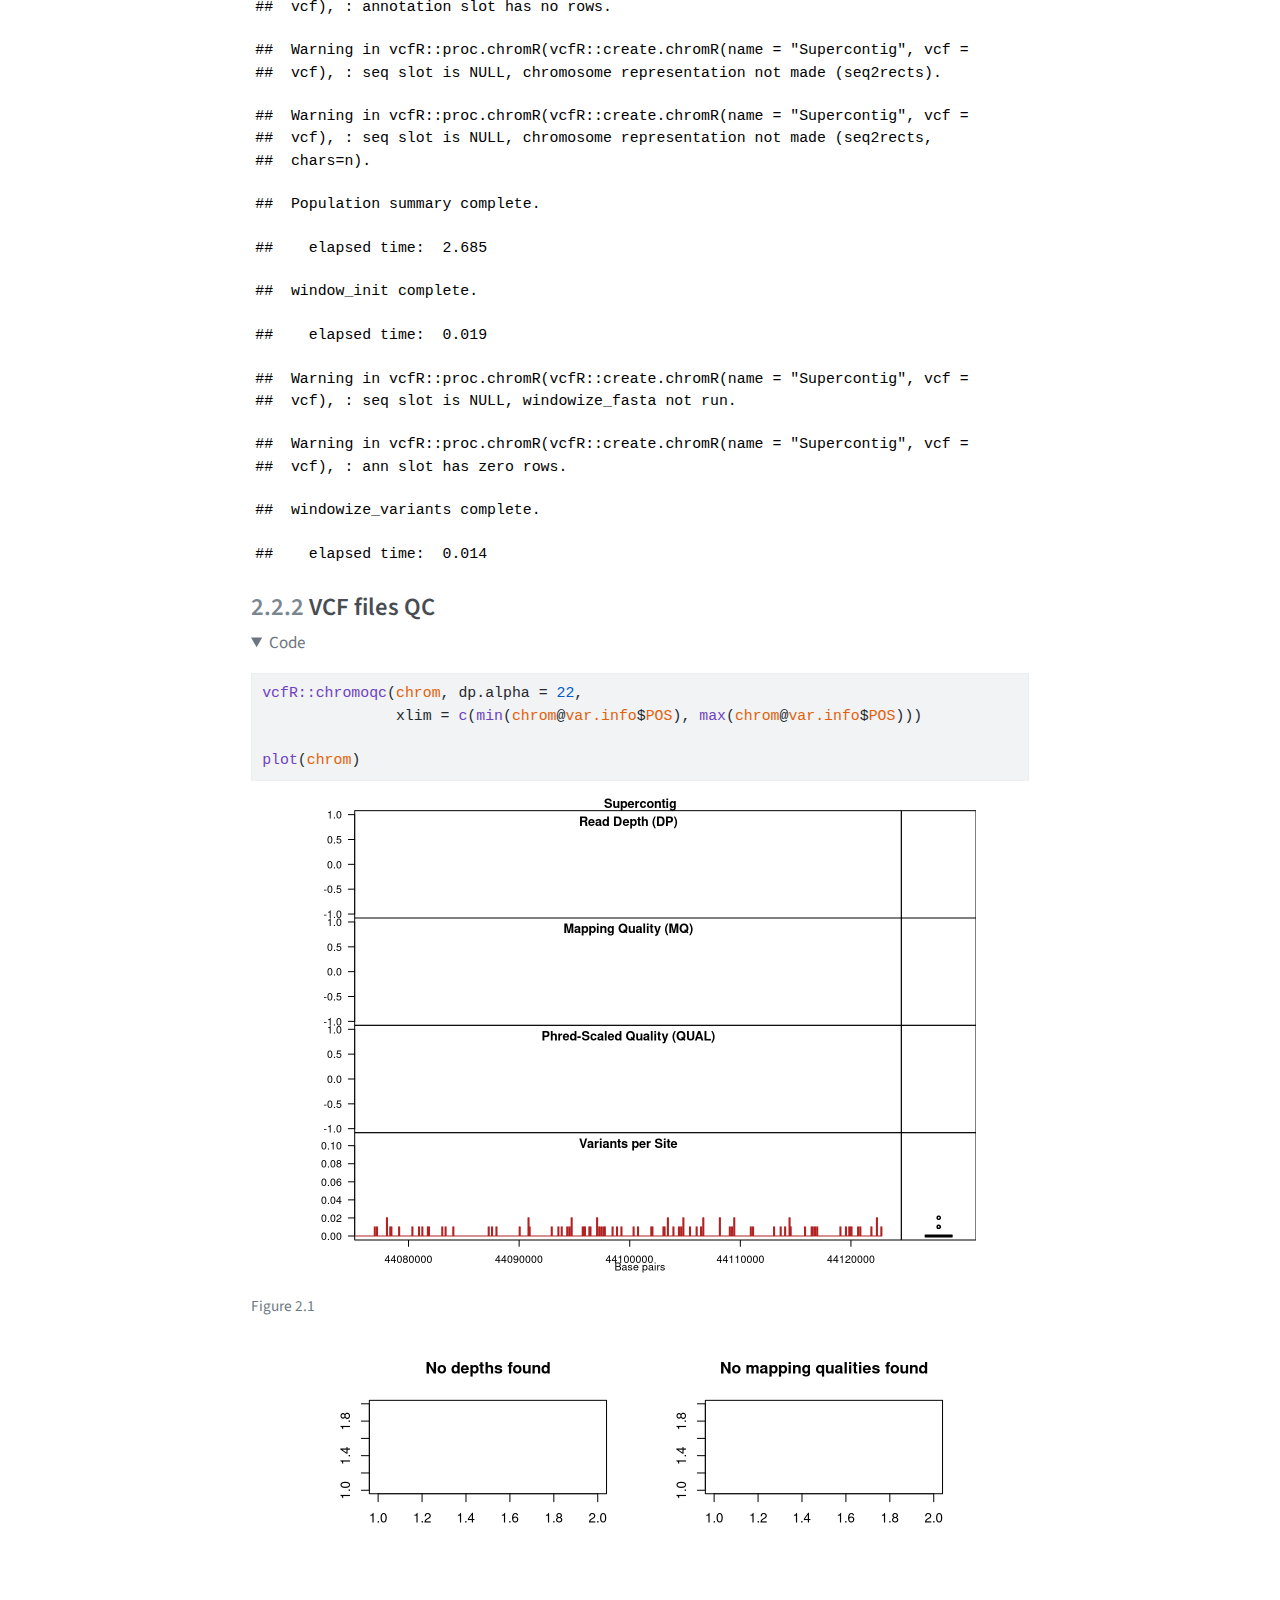
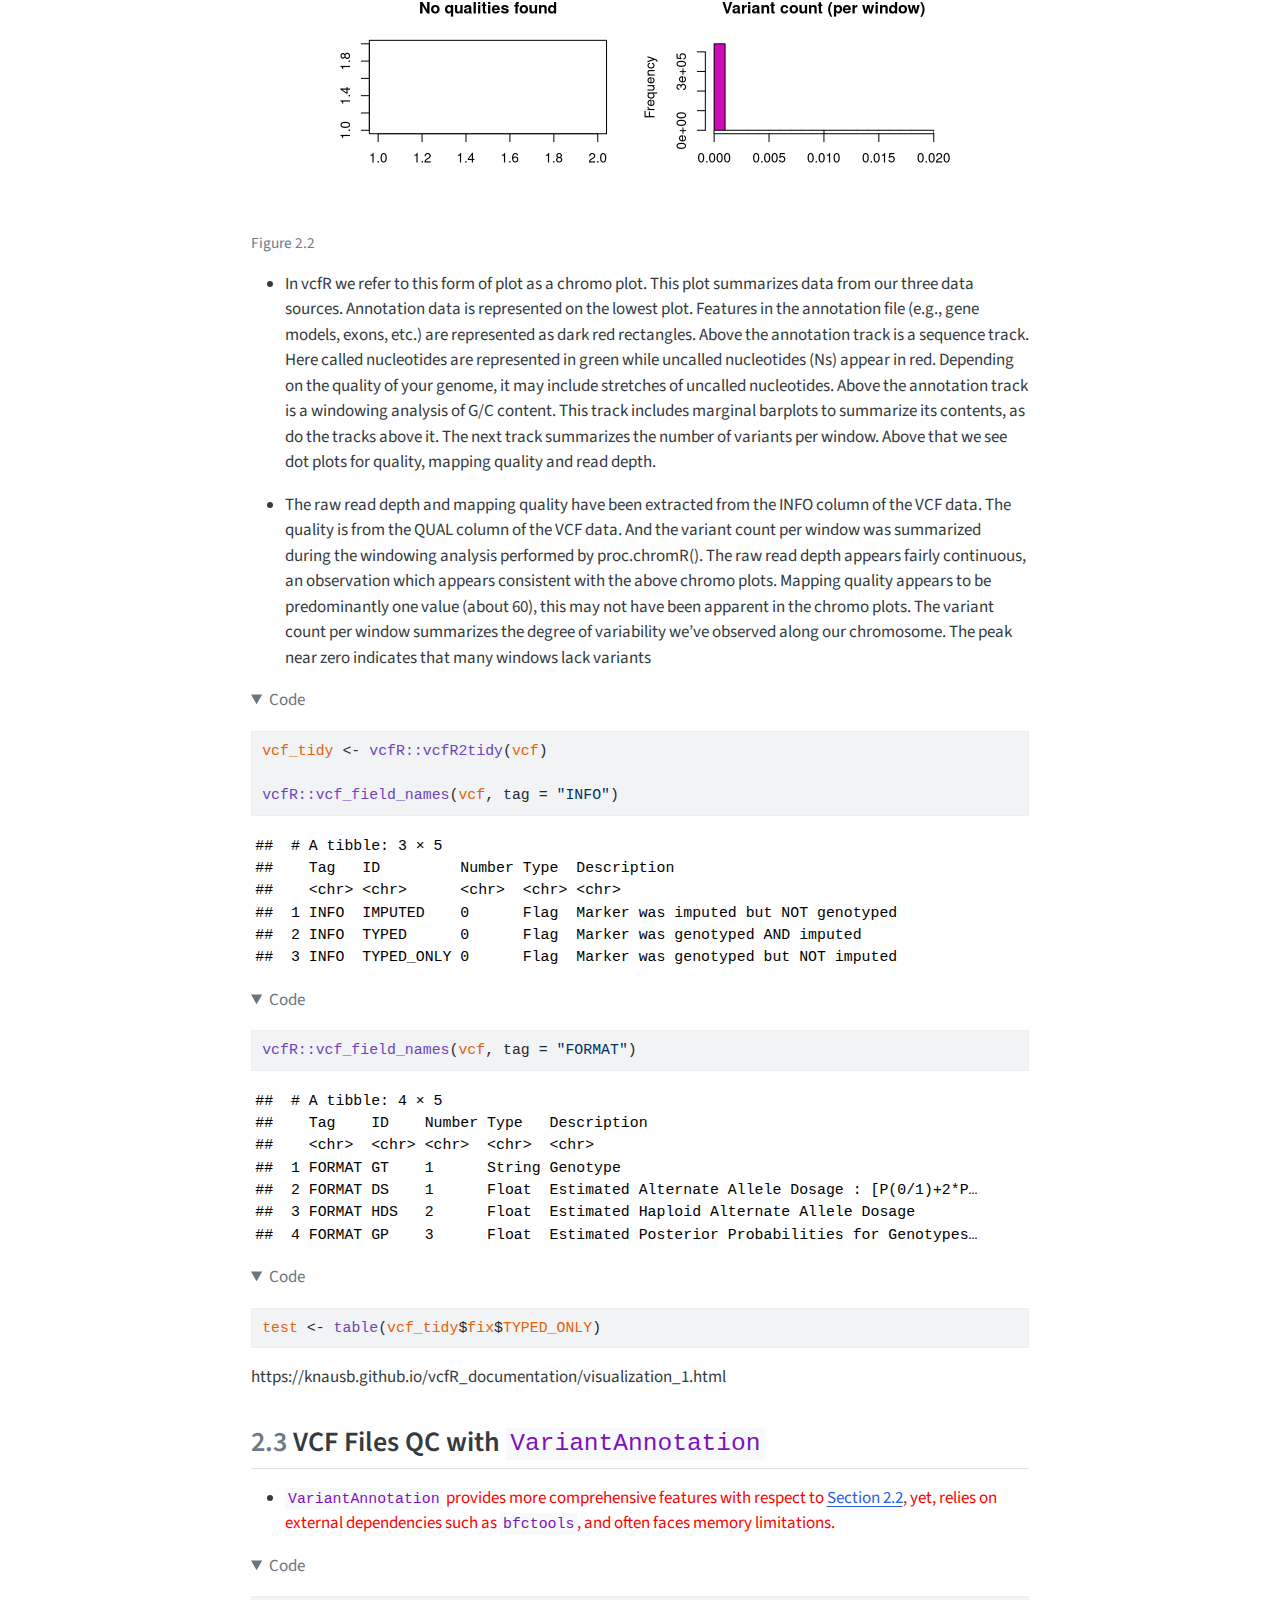
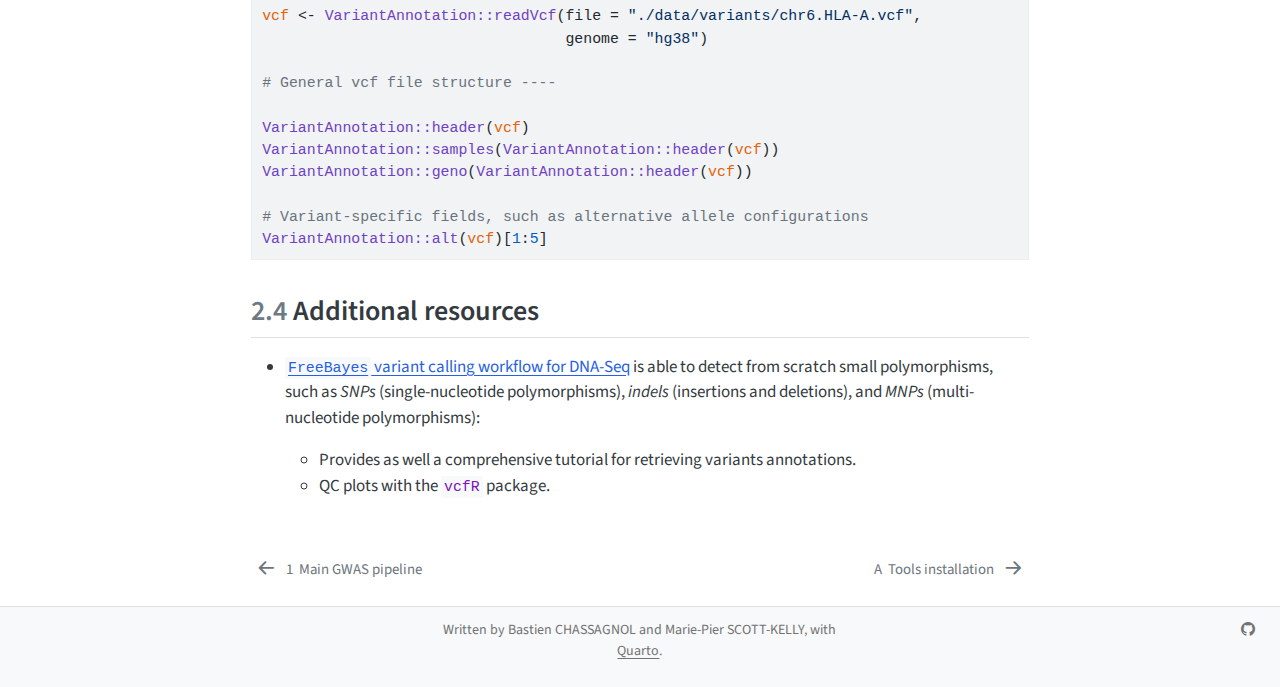
<file: docs/CARTaGENE-sample-size.html>
<!DOCTYPE html>
<html xmlns="http://www.w3.org/1999/xhtml" lang="en-GB" xml:lang="en-GB"><head>
<meta http-equiv="Content-Type" content="text/html; charset=UTF-8">
<meta charset="utf-8">
<meta name="generator" content="quarto-1.6.42">
<meta name="viewport" content="width=device-width, initial-scale=1.0, user-scalable=yes">
<title>2&nbsp; CartaGene Sample Size estimation – GWAS Analyses utilising the CARTaGENE database</title>
<style>
code{white-space: pre-wrap;}
span.smallcaps{font-variant: small-caps;}
div.columns{display: flex; gap: min(4vw, 1.5em);}
div.column{flex: auto; overflow-x: auto;}
div.hanging-indent{margin-left: 1.5em; text-indent: -1.5em;}
ul.task-list{list-style: none;}
ul.task-list li input[type="checkbox"] {
  width: 0.8em;
  margin: 0 0.8em 0.2em -1em; /* quarto-specific, see https://github.com/quarto-dev/quarto-cli/issues/4556 */ 
  vertical-align: middle;
}
/* CSS for syntax highlighting */
pre > code.sourceCode { white-space: pre; position: relative; }
pre > code.sourceCode > span { line-height: 1.25; }
pre > code.sourceCode > span:empty { height: 1.2em; }
.sourceCode { overflow: visible; }
code.sourceCode > span { color: inherit; text-decoration: inherit; }
div.sourceCode { margin: 1em 0; }
pre.sourceCode { margin: 0; }
@media screen {
div.sourceCode { overflow: auto; }
}
@media print {
pre > code.sourceCode { white-space: pre-wrap; }
pre > code.sourceCode > span { display: inline-block; text-indent: -5em; padding-left: 5em; }
}
pre.numberSource code
  { counter-reset: source-line 0; }
pre.numberSource code > span
  { position: relative; left: -4em; counter-increment: source-line; }
pre.numberSource code > span > a:first-child::before
  { content: counter(source-line);
    position: relative; left: -1em; text-align: right; vertical-align: baseline;
    border: none; display: inline-block;
    -webkit-touch-callout: none; -webkit-user-select: none;
    -khtml-user-select: none; -moz-user-select: none;
    -ms-user-select: none; user-select: none;
    padding: 0 4px; width: 4em;
  }
pre.numberSource { margin-left: 3em;  padding-left: 4px; }
div.sourceCode
  {   }
@media screen {
pre > code.sourceCode > span > a:first-child::before { text-decoration: underline; }
}
</style>

<script src="site_libs/quarto-nav/quarto-nav.js"></script>
<script src="site_libs/quarto-nav/headroom.min.js"></script>
<script src="site_libs/clipboard/clipboard.min.js"></script>
<script src="site_libs/quarto-search/autocomplete.umd.js"></script>
<script src="site_libs/quarto-search/fuse.min.js"></script>
<script src="site_libs/quarto-search/quarto-search.js"></script>
<meta name="quarto:offset" content="./">
<link href="./tools_installation.html" rel="next">
<link href="./CARTaGENE-GWAS-Report.html" rel="prev">
<link href="./assets/favicon.png" rel="icon" type="image/png">
<script src="site_libs/quarto-html/quarto.js"></script>
<script src="site_libs/quarto-html/popper.min.js"></script>
<script src="site_libs/quarto-html/tippy.umd.min.js"></script>
<script src="site_libs/quarto-html/anchor.min.js"></script>
<link href="site_libs/quarto-html/tippy.css" rel="stylesheet">
<link href="site_libs/quarto-html/quarto-syntax-highlighting-de84f8d6bb715db06a919283c2d1e787.css" rel="stylesheet" class="quarto-color-scheme" id="quarto-text-highlighting-styles">
<link href="site_libs/quarto-html/quarto-syntax-highlighting-dark-9a023c9ade86a60361e96e3e3f11bc54.css" rel="prefetch" class="quarto-color-scheme quarto-color-alternate" id="quarto-text-highlighting-styles">
<script src="site_libs/bootstrap/bootstrap.min.js"></script>
<link href="site_libs/bootstrap/bootstrap-icons.css" rel="stylesheet">
<link href="site_libs/bootstrap/bootstrap-0f9470d4953b37d849ae37bce3f66ad5.min.css" rel="stylesheet" append-hash="true" class="quarto-color-scheme" id="quarto-bootstrap" data-mode="light">
<link href="site_libs/bootstrap/bootstrap-dark-614f1822cc30897a01453187531b1033.min.css" rel="prefetch" append-hash="true" class="quarto-color-scheme quarto-color-alternate" id="quarto-bootstrap" data-mode="light">
<script src="site_libs/quarto-contrib/glightbox/glightbox.min.js"></script>
<link href="site_libs/quarto-contrib/glightbox/glightbox.min.css" rel="stylesheet">
<link href="site_libs/quarto-contrib/glightbox/lightbox.css" rel="stylesheet"><script id="quarto-search-options" type="application/json">{
  "location": "sidebar",
  "copy-button": false,
  "collapse-after": 3,
  "panel-placement": "start",
  "type": "textbox",
  "limit": 50,
  "keyboard-shortcut": [
    "f",
    "/",
    "s"
  ],
  "language": {
    "search-no-results-text": "No results",
    "search-matching-documents-text": "matching documents",
    "search-copy-link-title": "Copy link to search",
    "search-hide-matches-text": "Hide additional matches",
    "search-more-match-text": "more match in this document",
    "search-more-matches-text": "more matches in this document",
    "search-clear-button-title": "Clear",
    "search-text-placeholder": "",
    "search-detached-cancel-button-title": "Cancel",
    "search-submit-button-title": "Submit",
    "search-label": "Search"
  }
}</script><style>html{ scroll-behavior: smooth; }</style>
<script async="" src="https://hypothes.is/embed.js"></script><script>
  window.document.addEventListener("DOMContentLoaded", function (_event) {
    document.body.classList.add('hypothesis-enabled');
  });
</script>
<meta property="og:title" content="2&nbsp; CartaGene Sample Size estimation – GWAS Analyses utilising the CARTaGENE database">
<meta property="og:image" content="https://arnauddroitlab.github.io/cartagene-gwas/CARTaGENE-sample-size_files/figure-html/fig-plot-qc-per-chrom-1.png">
<meta property="og:site_name" content="GWAS Analyses utilising the CARTaGENE database">
<meta property="og:image:height" content="960">
<meta property="og:image:width" content="1344">
</head>
<body class="nav-sidebar docked">

<div id="quarto-search-results"></div>
  <header id="quarto-header" class="headroom fixed-top"><nav class="quarto-secondary-nav"><div class="container-fluid d-flex">
      <button type="button" class="quarto-btn-toggle btn" data-bs-toggle="collapse" role="button" data-bs-target=".quarto-sidebar-collapse-item" aria-controls="quarto-sidebar" aria-expanded="false" aria-label="Toggle sidebar navigation" onclick="if (window.quartoToggleHeadroom) { window.quartoToggleHeadroom(); }">
        <i class="bi bi-layout-text-sidebar-reverse"></i>
      </button>
        <nav class="quarto-page-breadcrumbs" aria-label="breadcrumb"><ol class="breadcrumb"><li class="breadcrumb-item"><a href="./CARTaGENE-sample-size.html"><span class="chapter-number">2</span>&nbsp; <span class="chapter-title">CartaGene Sample Size estimation</span></a></li></ol></nav>
        <a class="flex-grow-1" role="navigation" data-bs-toggle="collapse" data-bs-target=".quarto-sidebar-collapse-item" aria-controls="quarto-sidebar" aria-expanded="false" aria-label="Toggle sidebar navigation" onclick="if (window.quartoToggleHeadroom) { window.quartoToggleHeadroom(); }">      
        </a>
      <button type="button" class="btn quarto-search-button" aria-label="Search" onclick="window.quartoOpenSearch();">
        <i class="bi bi-search"></i>
      </button>
    </div>
  </nav></header><!-- content --><div id="quarto-content" class="quarto-container page-columns page-rows-contents page-layout-full">
<!-- sidebar -->
  <nav id="quarto-sidebar" class="sidebar collapse collapse-horizontal quarto-sidebar-collapse-item sidebar-navigation docked overflow-auto"><div class="pt-lg-2 mt-2 text-left sidebar-header">
    <div class="sidebar-title mb-0 py-0">
      <a href="./">GWAS and CartaGene</a> 
        <div class="sidebar-tools-main tools-wide">
    <a href="https://github.com/ArnaudDroitLab/cartagene-gwas" title="Source Code" class="quarto-navigation-tool px-1" aria-label="Source Code"><i class="bi bi-github"></i></a>
    <a href="./GWAS-Analyses-utilising-the-CARTaGENE-database.docx" title="Download Docx" class="quarto-navigation-tool px-1" aria-label="Download Docx"><i class="bi bi-file-word"></i></a>
  <a href="" class="quarto-color-scheme-toggle quarto-navigation-tool  px-1" onclick="window.quartoToggleColorScheme(); return false;" title="Toggle dark mode"><i class="bi"></i></a>
  <a href="" class="quarto-reader-toggle quarto-navigation-tool px-1" onclick="window.quartoToggleReader(); return false;" title="Toggle reader mode">
  <div class="quarto-reader-toggle-btn">
  <i class="bi"></i>
  </div>
</a>
</div>
    </div>
      </div>
        <div class="mt-2 flex-shrink-0 align-items-center">
        <div class="sidebar-search">
        <div id="quarto-search" class="" title="Search"></div>
        </div>
        </div>
    <div class="sidebar-menu-container"> 
    <ul class="list-unstyled mt-1">
<li class="sidebar-item">
  <div class="sidebar-item-container"> 
  <a href="./index.html" class="sidebar-item-text sidebar-link">
 <span class="menu-text">Welcome</span></a>
  </div>
</li>
        <li class="sidebar-item">
  <div class="sidebar-item-container"> 
  <a href="./CARTaGENE-GWAS-Report.html" class="sidebar-item-text sidebar-link">
 <span class="menu-text"><span class="chapter-number">1</span>&nbsp; <span class="chapter-title">Main GWAS pipeline</span></span></a>
  </div>
</li>
        <li class="sidebar-item">
  <div class="sidebar-item-container"> 
  <a href="./CARTaGENE-sample-size.html" class="sidebar-item-text sidebar-link active">
 <span class="menu-text"><span class="chapter-number">2</span>&nbsp; <span class="chapter-title">CartaGene Sample Size estimation</span></span></a>
  </div>
</li>
        <li class="sidebar-item sidebar-item-section">
      <div class="sidebar-item-container"> 
            <a class="sidebar-item-text sidebar-link text-start" data-bs-toggle="collapse" data-bs-target="#quarto-sidebar-section-1" role="navigation" aria-expanded="true">
 <span class="menu-text">Appendices</span></a>
          <a class="sidebar-item-toggle text-start" data-bs-toggle="collapse" data-bs-target="#quarto-sidebar-section-1" role="navigation" aria-expanded="true" aria-label="Toggle section">
            <i class="bi bi-chevron-right ms-2"></i>
          </a> 
      </div>
      <ul id="quarto-sidebar-section-1" class="collapse list-unstyled sidebar-section depth1 show">
<li class="sidebar-item">
  <div class="sidebar-item-container"> 
  <a href="./tools_installation.html" class="sidebar-item-text sidebar-link">
 <span class="menu-text"><span class="chapter-number">A</span>&nbsp; <span class="chapter-title">Tools installation</span></span></a>
  </div>
</li>
          <li class="sidebar-item">
  <div class="sidebar-item-container"> 
  <a href="./references.html" class="sidebar-item-text sidebar-link">
 <span class="menu-text">Bibliographic References</span></a>
  </div>
</li>
      </ul>
</li>
    </ul>
</div>
</nav><div id="quarto-sidebar-glass" class="quarto-sidebar-collapse-item" data-bs-toggle="collapse" data-bs-target=".quarto-sidebar-collapse-item"></div>
<!-- margin-sidebar -->
    <div id="quarto-margin-sidebar" class="sidebar margin-sidebar">
        <nav id="TOC" role="doc-toc" class="toc-active"><h2 id="toc-title">Table of contents</h2>
   
  <ul>
<li><a href="#setup-for-statistical-power-analyses" id="toc-setup-for-statistical-power-analyses" class="nav-link active" data-scroll-target="#setup-for-statistical-power-analyses"><span class="header-section-number">2.1</span> Setup for statistical power analyses</a></li>
  <li>
<a href="#sec-vcfr" id="toc-sec-vcfr" class="nav-link" data-scroll-target="#sec-vcfr"><span class="header-section-number">2.2</span> VCF files Reporting with <code>vcfR</code></a>
  <ul>
<li><a href="#load-vcf-files" id="toc-load-vcf-files" class="nav-link" data-scroll-target="#load-vcf-files"><span class="header-section-number">2.2.1</span> Load VCF files</a></li>
  <li><a href="#vcf-files-qc" id="toc-vcf-files-qc" class="nav-link" data-scroll-target="#vcf-files-qc"><span class="header-section-number">2.2.2</span> VCF files QC</a></li>
  </ul>
</li>
  <li><a href="#vcf-files-qc-with-variantannotation" id="toc-vcf-files-qc-with-variantannotation" class="nav-link" data-scroll-target="#vcf-files-qc-with-variantannotation"><span class="header-section-number">2.3</span> VCF Files QC with <code>VariantAnnotation</code></a></li>
  <li><a href="#additional-resources" id="toc-additional-resources" class="nav-link" data-scroll-target="#additional-resources"><span class="header-section-number">2.4</span> Additional resources</a></li>
  </ul><div class="toc-actions"><ul><li><a href="https://github.com/ArnaudDroitLab/cartagene-gwas/edit/master/CARTaGENE-sample-size.qmd" class="toc-action"><i class="bi bi-github"></i>Edit this page</a></li><li><a href="https://github.com/ArnaudDroitLab/cartagene-gwas/issues/new" class="toc-action"><i class="bi empty"></i>Report an issue</a></li><li><a href="https://github.com/ArnaudDroitLab/cartagene-gwas/blob/master/CARTaGENE-sample-size.qmd" class="toc-action"><i class="bi empty"></i>View source</a></li></ul></div></nav>
    </div>
<!-- main -->
<main class="content column-body" id="quarto-document-content"><header id="title-block-header" class="quarto-title-block default"><div class="quarto-title">
<h1 class="title">
<span class="chapter-number">2</span>&nbsp; <span class="chapter-title">CartaGene Sample Size estimation</span>
</h1>
</div>



<div class="quarto-title-meta column-body">

    
  
    
  </div>
  


</header><section id="setup-for-statistical-power-analyses" class="level2" data-number="2.1"><h2 data-number="2.1" class="anchored" data-anchor-id="setup-for-statistical-power-analyses">
<span class="header-section-number">2.1</span> Setup for statistical power analyses</h2>
<div class="cell" data-layout-align="center">
<details open="" class="code-fold"><summary>Code</summary><div class="sourceCode" id="cb1"><pre class="downlit sourceCode r code-with-copy"><code class="sourceCode R"><span><span class="co">## data wrangling and visualisations</span></span>
<span><span class="kw"><a href="https://rdrr.io/r/base/library.html">library</a></span><span class="op">(</span><span class="va"><a href="https://dplyr.tidyverse.org">dplyr</a></span><span class="op">)</span></span>
<span><span class="kw"><a href="https://rdrr.io/r/base/library.html">library</a></span><span class="op">(</span><span class="va"><a href="https://ggplot2.tidyverse.org">ggplot2</a></span><span class="op">)</span></span>
<span><span class="kw"><a href="https://rdrr.io/r/base/library.html">library</a></span><span class="op">(</span><span class="va"><a href="https://ardata-fr.github.io/flextable-book/">flextable</a></span><span class="op">)</span></span>
<span><span class="co">## Required for code linking</span></span>
<span><span class="kw"><a href="https://rdrr.io/r/base/library.html">library</a></span><span class="op">(</span><span class="va"><a href="https://downlit.r-lib.org/">downlit</a></span><span class="op">)</span></span>
<span><span class="kw"><a href="https://rdrr.io/r/base/library.html">library</a></span><span class="op">(</span><span class="va"><a href="https://xml2.r-lib.org">xml2</a></span><span class="op">)</span></span>
<span></span>
<span><span class="co">## Report automated QCs for VCF files</span></span>
<span><span class="kw"><a href="https://rdrr.io/r/base/library.html">library</a></span><span class="op">(</span><span class="va"><a href="https://github.com/knausb/vcfR">vcfR</a></span><span class="op">)</span></span></code><button title="Copy to Clipboard" class="code-copy-button"><i class="bi"></i></button></pre></div>
</details>
</div>
</section><section id="sec-vcfr" class="level2" data-number="2.2"><h2 data-number="2.2" class="anchored" data-anchor-id="sec-vcfr">
<span class="header-section-number">2.2</span> VCF files Reporting with <code>vcfR</code>
</h2>
<section id="load-vcf-files" class="level3" data-number="2.2.1"><h3 data-number="2.2.1" class="anchored" data-anchor-id="load-vcf-files">
<span class="header-section-number">2.2.1</span> Load VCF files</h3>
<div class="cell" data-layout-align="center">
<details open="" class="code-fold"><summary>Code</summary><div class="sourceCode" id="cb2"><pre class="downlit sourceCode r code-with-copy"><code class="sourceCode R"><span><span class="va">vcf_file</span> <span class="op">&lt;-</span> <span class="st">"./data/variants/chr17.HDAC5.vcf"</span></span>
<span><span class="va">vcf</span> <span class="op">&lt;-</span> <span class="fu">vcfR</span><span class="fu">::</span><span class="fu"><a href="https://rdrr.io/pkg/vcfR/man/io_vcfR.html">read.vcfR</a></span><span class="op">(</span><span class="va">vcf_file</span><span class="op">)</span></span></code><button title="Copy to Clipboard" class="code-copy-button"><i class="bi"></i></button></pre></div>
</details><div class="cell-output cell-output-stdout">
<pre class="code_output"><code>##  Scanning file to determine attributes.
##  File attributes:
##    meta lines: 24
##    header_line: 25
##    variant count: 91
##    column count: 29346
##  
Meta line 24 read in.
##  All meta lines processed.
##  gt matrix initialized.
##  Character matrix gt created.
##    Character matrix gt rows: 91
##    Character matrix gt cols: 29346
##    skip: 0
##    nrows: 91
##    row_num: 0
##  
Processed variant: 91
##  All variants processed</code></pre>
</div>
<details open="" class="code-fold"><summary>Code</summary><div class="sourceCode" id="cb4"><pre class="downlit sourceCode r code-with-copy"><code class="sourceCode R"><span><span class="va">chrom</span> <span class="op">&lt;-</span> <span class="fu">vcfR</span><span class="fu">::</span><span class="fu"><a href="https://rdrr.io/pkg/vcfR/man/create_chromR.html">create.chromR</a></span><span class="op">(</span>name <span class="op">=</span> <span class="st">"Supercontig"</span>, vcf <span class="op">=</span> <span class="va">vcf</span><span class="op">)</span> <span class="op">|&gt;</span> </span>
<span>  <span class="co"># removing low quality variants, none of these metrics is reported</span></span>
<span>  <span class="co"># vcfR::masker(min_QUAL = 0, min_DP = 350, max_DP = 650, </span></span>
<span>  <span class="co">#              min_MQ = 59.5, max_MQ = 60.5) |&gt; </span></span>
<span>  <span class="fu">vcfR</span><span class="fu">::</span><span class="fu"><a href="https://rdrr.io/pkg/vcfR/man/proc_chromR.html">proc.chromR</a></span><span class="op">(</span>win.size <span class="op">=</span> <span class="fl">1e2</span><span class="op">)</span></span></code><button title="Copy to Clipboard" class="code-copy-button"><i class="bi"></i></button></pre></div>
</details><div class="cell-output cell-output-stderr">
<pre><code>##  Names in vcf:</code></pre>
</div>
<div class="cell-output cell-output-stderr">
<pre><code>##    chr17</code></pre>
</div>
<div class="cell-output cell-output-stderr">
<pre><code>##  Initializing var.info slot.</code></pre>
</div>
<div class="cell-output cell-output-stderr">
<pre><code>##  var.info slot initialized.</code></pre>
</div>
<div class="cell-output cell-output-stderr">
<pre><code>##  Warning in vcfR::proc.chromR(vcfR::create.chromR(name = "Supercontig", vcf =
##  vcf), : seq slot is NULL.</code></pre>
</div>
<div class="cell-output cell-output-stderr">
<pre><code>##  Warning in vcfR::proc.chromR(vcfR::create.chromR(name = "Supercontig", vcf =
##  vcf), : annotation slot has no rows.</code></pre>
</div>
<div class="cell-output cell-output-stderr">
<pre><code>##  Warning in vcfR::proc.chromR(vcfR::create.chromR(name = "Supercontig", vcf =
##  vcf), : seq slot is NULL, chromosome representation not made (seq2rects).</code></pre>
</div>
<div class="cell-output cell-output-stderr">
<pre><code>##  Warning in vcfR::proc.chromR(vcfR::create.chromR(name = "Supercontig", vcf =
##  vcf), : seq slot is NULL, chromosome representation not made (seq2rects,
##  chars=n).</code></pre>
</div>
<div class="cell-output cell-output-stderr">
<pre><code>##  Population summary complete.</code></pre>
</div>
<div class="cell-output cell-output-stderr">
<pre><code>##    elapsed time:  2.685</code></pre>
</div>
<div class="cell-output cell-output-stderr">
<pre><code>##  window_init complete.</code></pre>
</div>
<div class="cell-output cell-output-stderr">
<pre><code>##    elapsed time:  0.019</code></pre>
</div>
<div class="cell-output cell-output-stderr">
<pre><code>##  Warning in vcfR::proc.chromR(vcfR::create.chromR(name = "Supercontig", vcf =
##  vcf), : seq slot is NULL, windowize_fasta not run.</code></pre>
</div>
<div class="cell-output cell-output-stderr">
<pre><code>##  Warning in vcfR::proc.chromR(vcfR::create.chromR(name = "Supercontig", vcf =
##  vcf), : ann slot has zero rows.</code></pre>
</div>
<div class="cell-output cell-output-stderr">
<pre><code>##  windowize_variants complete.</code></pre>
</div>
<div class="cell-output cell-output-stderr">
<pre><code>##    elapsed time:  0.014</code></pre>
</div>
</div>
</section><section id="vcf-files-qc" class="level3" data-number="2.2.2"><h3 data-number="2.2.2" class="anchored" data-anchor-id="vcf-files-qc">
<span class="header-section-number">2.2.2</span> VCF files QC</h3>
<div class="cell" data-layout-align="center">
<details open="" class="code-fold"><summary>Code</summary><div class="sourceCode" id="cb21"><pre class="downlit sourceCode r code-with-copy"><code class="sourceCode R"><span><span class="fu">vcfR</span><span class="fu">::</span><span class="fu"><a href="https://rdrr.io/pkg/vcfR/man/chromo_plot.html">chromoqc</a></span><span class="op">(</span><span class="va">chrom</span>, dp.alpha <span class="op">=</span> <span class="fl">22</span>,</span>
<span>               xlim <span class="op">=</span> <span class="fu"><a href="https://rdrr.io/r/base/c.html">c</a></span><span class="op">(</span><span class="fu"><a href="https://rdrr.io/r/base/Extremes.html">min</a></span><span class="op">(</span><span class="va">chrom</span><span class="op">@</span><span class="va">var.info</span><span class="op">$</span><span class="va">POS</span><span class="op">)</span>, <span class="fu"><a href="https://rdrr.io/r/base/Extremes.html">max</a></span><span class="op">(</span><span class="va">chrom</span><span class="op">@</span><span class="va">var.info</span><span class="op">$</span><span class="va">POS</span><span class="op">)</span><span class="op">)</span><span class="op">)</span></span>
<span></span>
<span><span class="fu"><a href="https://rdrr.io/r/graphics/plot.default.html">plot</a></span><span class="op">(</span><span class="va">chrom</span><span class="op">)</span></span></code><button title="Copy to Clipboard" class="code-copy-button"><i class="bi"></i></button></pre></div>
</details><div class="cell-output-display">
<div id="fig-plot-qc-per-chrom-1" class="quarto-float quarto-figure quarto-figure-center anchored" data-fig-align="center" width="672">
<figure class="quarto-float quarto-float-fig figure"><div aria-describedby="fig-plot-qc-per-chrom-1-caption-0ceaefa1-69ba-4598-a22c-09a6ac19f8ca">
<a href="CARTaGENE-sample-size_files/figure-html/fig-plot-qc-per-chrom-1.png" class="lightbox" data-gallery="quarto-lightbox-gallery-1" title="Figure&nbsp;2.1: "><img src="CARTaGENE-sample-size_files/figure-html/fig-plot-qc-per-chrom-1.png" id="fig-plot-qc-per-chrom-1" class="img-fluid quarto-figure quarto-figure-center anchored figure-img" width="672"></a>
</div>
<figcaption class="quarto-float-caption-bottom quarto-float-caption quarto-float-fig quarto-uncaptioned" id="fig-plot-qc-per-chrom-1-caption-0ceaefa1-69ba-4598-a22c-09a6ac19f8ca">
Figure&nbsp;2.1
</figcaption></figure>
</div>
</div>
<div class="cell-output-display">
<div id="fig-plot-qc-per-chrom-2" class="quarto-float quarto-figure quarto-figure-center anchored" data-fig-align="center" width="672">
<figure class="quarto-float quarto-float-fig figure"><div aria-describedby="fig-plot-qc-per-chrom-2-caption-0ceaefa1-69ba-4598-a22c-09a6ac19f8ca">
<a href="CARTaGENE-sample-size_files/figure-html/fig-plot-qc-per-chrom-2.png" class="lightbox" data-gallery="quarto-lightbox-gallery-2" title="Figure&nbsp;2.2: "><img src="CARTaGENE-sample-size_files/figure-html/fig-plot-qc-per-chrom-2.png" id="fig-plot-qc-per-chrom-2" class="img-fluid quarto-figure quarto-figure-center anchored figure-img" width="672"></a>
</div>
<figcaption class="quarto-float-caption-bottom quarto-float-caption quarto-float-fig quarto-uncaptioned" id="fig-plot-qc-per-chrom-2-caption-0ceaefa1-69ba-4598-a22c-09a6ac19f8ca">
Figure&nbsp;2.2
</figcaption></figure>
</div>
</div>
</div>
<ul>
<li><p>In vcfR we refer to this form of plot as a chromo plot. This plot summarizes data from our three data sources. Annotation data is represented on the lowest plot. Features in the annotation file (e.g., gene models, exons, etc.) are represented as dark red rectangles. Above the annotation track is a sequence track. Here called nucleotides are represented in green while uncalled nucleotides (Ns) appear in red. Depending on the quality of your genome, it may include stretches of uncalled nucleotides. Above the annotation track is a windowing analysis of G/C content. This track includes marginal barplots to summarize its contents, as do the tracks above it. The next track summarizes the number of variants per window. Above that we see dot plots for quality, mapping quality and read depth.</p></li>
<li><p>The raw read depth and mapping quality have been extracted from the INFO column of the VCF data. The quality is from the QUAL column of the VCF data. And the variant count per window was summarized during the windowing analysis performed by proc.chromR(). The raw read depth appears fairly continuous, an observation which appears consistent with the above chromo plots. Mapping quality appears to be predominantly one value (about 60), this may not have been apparent in the chromo plots. The variant count per window summarizes the degree of variability we’ve observed along our chromosome. The peak near zero indicates that many windows lack variants</p></li>
</ul>
<div class="cell" data-layout-align="center">
<details open="" class="code-fold"><summary>Code</summary><div class="sourceCode" id="cb22"><pre class="downlit sourceCode r code-with-copy"><code class="sourceCode R"><span><span class="va">vcf_tidy</span> <span class="op">&lt;-</span> <span class="fu">vcfR</span><span class="fu">::</span><span class="fu"><a href="https://rdrr.io/pkg/vcfR/man/vcfR_to_tidy_conversion.html">vcfR2tidy</a></span><span class="op">(</span><span class="va">vcf</span><span class="op">)</span></span>
<span></span>
<span><span class="fu">vcfR</span><span class="fu">::</span><span class="fu"><a href="https://rdrr.io/pkg/vcfR/man/vcfR_to_tidy_conversion.html">vcf_field_names</a></span><span class="op">(</span><span class="va">vcf</span>, tag <span class="op">=</span> <span class="st">"INFO"</span><span class="op">)</span></span></code><button title="Copy to Clipboard" class="code-copy-button"><i class="bi"></i></button></pre></div>
</details><div class="cell-output cell-output-stdout">
<pre class="code_output"><code>##  # A tibble: 3 × 5
##    Tag   ID         Number Type  Description                         
##    &lt;chr&gt; &lt;chr&gt;      &lt;chr&gt;  &lt;chr&gt; &lt;chr&gt;                               
##  1 INFO  IMPUTED    0      Flag  Marker was imputed but NOT genotyped
##  2 INFO  TYPED      0      Flag  Marker was genotyped AND imputed    
##  3 INFO  TYPED_ONLY 0      Flag  Marker was genotyped but NOT imputed</code></pre>
</div>
<details open="" class="code-fold"><summary>Code</summary><div class="sourceCode" id="cb24"><pre class="downlit sourceCode r code-with-copy"><code class="sourceCode R"><span><span class="fu">vcfR</span><span class="fu">::</span><span class="fu"><a href="https://rdrr.io/pkg/vcfR/man/vcfR_to_tidy_conversion.html">vcf_field_names</a></span><span class="op">(</span><span class="va">vcf</span>, tag <span class="op">=</span> <span class="st">"FORMAT"</span><span class="op">)</span></span></code><button title="Copy to Clipboard" class="code-copy-button"><i class="bi"></i></button></pre></div>
</details><div class="cell-output cell-output-stdout">
<pre class="code_output"><code>##  # A tibble: 4 × 5
##    Tag    ID    Number Type   Description                                     
##    &lt;chr&gt;  &lt;chr&gt; &lt;chr&gt;  &lt;chr&gt;  &lt;chr&gt;                                           
##  1 FORMAT GT    1      String Genotype                                        
##  2 FORMAT DS    1      Float  Estimated Alternate Allele Dosage : [P(0/1)+2*P…
##  3 FORMAT HDS   2      Float  Estimated Haploid Alternate Allele Dosage       
##  4 FORMAT GP    3      Float  Estimated Posterior Probabilities for Genotypes…</code></pre>
</div>
<details open="" class="code-fold"><summary>Code</summary><div class="sourceCode" id="cb26"><pre class="downlit sourceCode r code-with-copy"><code class="sourceCode R"><span><span class="va">test</span> <span class="op">&lt;-</span> <span class="fu"><a href="https://rdrr.io/r/base/table.html">table</a></span><span class="op">(</span><span class="va">vcf_tidy</span><span class="op">$</span><span class="va">fix</span><span class="op">$</span><span class="va">TYPED_ONLY</span><span class="op">)</span></span></code><button title="Copy to Clipboard" class="code-copy-button"><i class="bi"></i></button></pre></div>
</details>
</div>
<p>https://knausb.github.io/vcfR_documentation/visualization_1.html</p>
</section></section><section id="vcf-files-qc-with-variantannotation" class="level2" data-number="2.3"><h2 data-number="2.3" class="anchored" data-anchor-id="vcf-files-qc-with-variantannotation">
<span class="header-section-number">2.3</span> VCF Files QC with <code>VariantAnnotation</code>
</h2>
<ul>
<li><span data-fg="red" style="color: red;"><code>VariantAnnotation</code> provides more comprehensive features with respect to <a href="#sec-vcfr" class="quarto-xref"><span>Section 2.2</span></a>, yet, relies on external dependencies such as <code>bfctools</code>, and often faces memory limitations.</span></li>
</ul>
<div class="cell" data-layout-align="center">
<details open="" class="code-fold"><summary>Code</summary><div class="sourceCode" id="cb27"><pre class="downlit sourceCode r code-with-copy"><code class="sourceCode R"><span><span class="va">vcf</span> <span class="op">&lt;-</span> <span class="fu">VariantAnnotation</span><span class="fu">::</span><span class="fu"><a href="https://rdrr.io/pkg/VariantAnnotation/man/readVcf-methods.html">readVcf</a></span><span class="op">(</span>file <span class="op">=</span> <span class="st">"./data/variants/chr6.HLA-A.vcf"</span>, </span>
<span>                                  genome <span class="op">=</span> <span class="st">"hg38"</span><span class="op">)</span></span>
<span></span>
<span><span class="co"># General vcf file structure ----</span></span>
<span></span>
<span><span class="fu">VariantAnnotation</span><span class="fu">::</span><span class="fu"><a href="https://rdrr.io/pkg/VariantAnnotation/man/VCFHeader-class.html">header</a></span><span class="op">(</span><span class="va">vcf</span><span class="op">)</span></span>
<span><span class="fu">VariantAnnotation</span><span class="fu">::</span><span class="fu"><a href="https://rdrr.io/pkg/Biobase/man/class.MIAME.html">samples</a></span><span class="op">(</span><span class="fu">VariantAnnotation</span><span class="fu">::</span><span class="fu"><a href="https://rdrr.io/pkg/VariantAnnotation/man/VCFHeader-class.html">header</a></span><span class="op">(</span><span class="va">vcf</span><span class="op">)</span><span class="op">)</span></span>
<span><span class="fu">VariantAnnotation</span><span class="fu">::</span><span class="fu"><a href="https://rdrr.io/pkg/VariantAnnotation/man/VCF-class.html">geno</a></span><span class="op">(</span><span class="fu">VariantAnnotation</span><span class="fu">::</span><span class="fu"><a href="https://rdrr.io/pkg/VariantAnnotation/man/VCFHeader-class.html">header</a></span><span class="op">(</span><span class="va">vcf</span><span class="op">)</span><span class="op">)</span></span>
<span></span>
<span><span class="co"># Variant-specific fields, such as alternative allele configurations</span></span>
<span><span class="fu">VariantAnnotation</span><span class="fu">::</span><span class="fu"><a href="https://rdrr.io/pkg/VariantAnnotation/man/VCF-class.html">alt</a></span><span class="op">(</span><span class="va">vcf</span><span class="op">)</span><span class="op">[</span><span class="fl">1</span><span class="op">:</span><span class="fl">5</span><span class="op">]</span></span></code><button title="Copy to Clipboard" class="code-copy-button"><i class="bi"></i></button></pre></div>
</details>
</div>
</section><section id="additional-resources" class="level2" data-number="2.4"><h2 data-number="2.4" class="anchored" data-anchor-id="additional-resources">
<span class="header-section-number">2.4</span> Additional resources</h2>
<ul>
<li>
<p><a href="https://bioinformaticsworkbook.org/dataAnalysis/VariantCalling/freebayes-dnaseq-workflow.html"><code>FreeBayes</code> variant calling workflow for DNA-Seq</a> is able to detect from scratch small polymorphisms, such as <em>SNPs</em> (single-nucleotide polymorphisms), <em>indels</em> (insertions and deletions), and <em>MNPs</em> (multi-nucleotide polymorphisms):</p>
<ul>
<li>Provides as well a comprehensive tutorial for retrieving variants annotations.</li>
<li>QC plots with the <code>vcfR</code> package.</li>
</ul>
</li>
</ul>


</section></main><!-- /main --><script id="quarto-html-after-body" type="application/javascript">
window.document.addEventListener("DOMContentLoaded", function (event) {
  const toggleBodyColorMode = (bsSheetEl) => {
    const mode = bsSheetEl.getAttribute("data-mode");
    const bodyEl = window.document.querySelector("body");
    if (mode === "dark") {
      bodyEl.classList.add("quarto-dark");
      bodyEl.classList.remove("quarto-light");
    } else {
      bodyEl.classList.add("quarto-light");
      bodyEl.classList.remove("quarto-dark");
    }
  }
  const toggleBodyColorPrimary = () => {
    const bsSheetEl = window.document.querySelector("link#quarto-bootstrap");
    if (bsSheetEl) {
      toggleBodyColorMode(bsSheetEl);
    }
  }
  toggleBodyColorPrimary();  
  const disableStylesheet = (stylesheets) => {
    for (let i=0; i < stylesheets.length; i++) {
      const stylesheet = stylesheets[i];
      stylesheet.rel = 'prefetch';
    }
  }
  const enableStylesheet = (stylesheets) => {
    for (let i=0; i < stylesheets.length; i++) {
      const stylesheet = stylesheets[i];
      stylesheet.rel = 'stylesheet';
    }
  }
  const manageTransitions = (selector, allowTransitions) => {
    const els = window.document.querySelectorAll(selector);
    for (let i=0; i < els.length; i++) {
      const el = els[i];
      if (allowTransitions) {
        el.classList.remove('notransition');
      } else {
        el.classList.add('notransition');
      }
    }
  }
  const toggleGiscusIfUsed = (isAlternate, darkModeDefault) => {
    const baseTheme = document.querySelector('#giscus-base-theme')?.value ?? 'light';
    const alternateTheme = document.querySelector('#giscus-alt-theme')?.value ?? 'dark';
    let newTheme = '';
    if(darkModeDefault) {
      newTheme = isAlternate ? baseTheme : alternateTheme;
    } else {
      newTheme = isAlternate ? alternateTheme : baseTheme;
    }
    const changeGiscusTheme = () => {
      // From: https://github.com/giscus/giscus/issues/336
      const sendMessage = (message) => {
        const iframe = document.querySelector('iframe.giscus-frame');
        if (!iframe) return;
        iframe.contentWindow.postMessage({ giscus: message }, 'https://giscus.app');
      }
      sendMessage({
        setConfig: {
          theme: newTheme
        }
      });
    }
    const isGiscussLoaded = window.document.querySelector('iframe.giscus-frame') !== null;
    if (isGiscussLoaded) {
      changeGiscusTheme();
    }
  }
  const toggleColorMode = (alternate) => {
    // Switch the stylesheets
    const alternateStylesheets = window.document.querySelectorAll('link.quarto-color-scheme.quarto-color-alternate');
    manageTransitions('#quarto-margin-sidebar .nav-link', false);
    if (alternate) {
      enableStylesheet(alternateStylesheets);
      for (const sheetNode of alternateStylesheets) {
        if (sheetNode.id === "quarto-bootstrap") {
          toggleBodyColorMode(sheetNode);
        }
      }
    } else {
      disableStylesheet(alternateStylesheets);
      toggleBodyColorPrimary();
    }
    manageTransitions('#quarto-margin-sidebar .nav-link', true);
    // Switch the toggles
    const toggles = window.document.querySelectorAll('.quarto-color-scheme-toggle');
    for (let i=0; i < toggles.length; i++) {
      const toggle = toggles[i];
      if (toggle) {
        if (alternate) {
          toggle.classList.add("alternate");     
        } else {
          toggle.classList.remove("alternate");
        }
      }
    }
    // Hack to workaround the fact that safari doesn't
    // properly recolor the scrollbar when toggling (#1455)
    if (navigator.userAgent.indexOf('Safari') > 0 && navigator.userAgent.indexOf('Chrome') == -1) {
      manageTransitions("body", false);
      window.scrollTo(0, 1);
      setTimeout(() => {
        window.scrollTo(0, 0);
        manageTransitions("body", true);
      }, 40);  
    }
  }
  const isFileUrl = () => { 
    return window.location.protocol === 'file:';
  }
  const hasAlternateSentinel = () => {  
    let styleSentinel = getColorSchemeSentinel();
    if (styleSentinel !== null) {
      return styleSentinel === "alternate";
    } else {
      return false;
    }
  }
  const setStyleSentinel = (alternate) => {
    const value = alternate ? "alternate" : "default";
    if (!isFileUrl()) {
      window.localStorage.setItem("quarto-color-scheme", value);
    } else {
      localAlternateSentinel = value;
    }
  }
  const getColorSchemeSentinel = () => {
    if (!isFileUrl()) {
      const storageValue = window.localStorage.getItem("quarto-color-scheme");
      return storageValue != null ? storageValue : localAlternateSentinel;
    } else {
      return localAlternateSentinel;
    }
  }
  const darkModeDefault = false;
  let localAlternateSentinel = darkModeDefault ? 'alternate' : 'default';
  // Dark / light mode switch
  window.quartoToggleColorScheme = () => {
    // Read the current dark / light value 
    let toAlternate = !hasAlternateSentinel();
    toggleColorMode(toAlternate);
    setStyleSentinel(toAlternate);
    toggleGiscusIfUsed(toAlternate, darkModeDefault);
  };
  // Ensure there is a toggle, if there isn't float one in the top right
  if (window.document.querySelector('.quarto-color-scheme-toggle') === null) {
    const a = window.document.createElement('a');
    a.classList.add('top-right');
    a.classList.add('quarto-color-scheme-toggle');
    a.href = "";
    a.onclick = function() { try { window.quartoToggleColorScheme(); } catch {} return false; };
    const i = window.document.createElement("i");
    i.classList.add('bi');
    a.appendChild(i);
    window.document.body.appendChild(a);
  }
  // Switch to dark mode if need be
  if (hasAlternateSentinel()) {
    toggleColorMode(true);
  } else {
    toggleColorMode(false);
  }
  const icon = "";
  const anchorJS = new window.AnchorJS();
  anchorJS.options = {
    placement: 'right',
    icon: icon
  };
  anchorJS.add('.anchored');
  const isCodeAnnotation = (el) => {
    for (const clz of el.classList) {
      if (clz.startsWith('code-annotation-')) {                     
        return true;
      }
    }
    return false;
  }
  const onCopySuccess = function(e) {
    // button target
    const button = e.trigger;
    // don't keep focus
    button.blur();
    // flash "checked"
    button.classList.add('code-copy-button-checked');
    var currentTitle = button.getAttribute("title");
    button.setAttribute("title", "Copied!");
    let tooltip;
    if (window.bootstrap) {
      button.setAttribute("data-bs-toggle", "tooltip");
      button.setAttribute("data-bs-placement", "left");
      button.setAttribute("data-bs-title", "Copied!");
      tooltip = new bootstrap.Tooltip(button, 
        { trigger: "manual", 
          customClass: "code-copy-button-tooltip",
          offset: [0, -8]});
      tooltip.show();    
    }
    setTimeout(function() {
      if (tooltip) {
        tooltip.hide();
        button.removeAttribute("data-bs-title");
        button.removeAttribute("data-bs-toggle");
        button.removeAttribute("data-bs-placement");
      }
      button.setAttribute("title", currentTitle);
      button.classList.remove('code-copy-button-checked');
    }, 1000);
    // clear code selection
    e.clearSelection();
  }
  const getTextToCopy = function(trigger) {
      const codeEl = trigger.previousElementSibling.cloneNode(true);
      for (const childEl of codeEl.children) {
        if (isCodeAnnotation(childEl)) {
          childEl.remove();
        }
      }
      return codeEl.innerText;
  }
  const clipboard = new window.ClipboardJS('.code-copy-button:not([data-in-quarto-modal])', {
    text: getTextToCopy
  });
  clipboard.on('success', onCopySuccess);
  if (window.document.getElementById('quarto-embedded-source-code-modal')) {
    const clipboardModal = new window.ClipboardJS('.code-copy-button[data-in-quarto-modal]', {
      text: getTextToCopy,
      container: window.document.getElementById('quarto-embedded-source-code-modal')
    });
    clipboardModal.on('success', onCopySuccess);
  }
    var localhostRegex = new RegExp(/^(?:http|https):\/\/localhost\:?[0-9]*\//);
    var mailtoRegex = new RegExp(/^mailto:/);
      var filterRegex = new RegExp("https:\/\/arnauddroitlab\.github\.io\/cartagene-gwas\/");
    var isInternal = (href) => {
        return filterRegex.test(href) || localhostRegex.test(href) || mailtoRegex.test(href);
    }
    // Inspect non-navigation links and adorn them if external
 	var links = window.document.querySelectorAll('a[href]:not(.nav-link):not(.navbar-brand):not(.toc-action):not(.sidebar-link):not(.sidebar-item-toggle):not(.pagination-link):not(.no-external):not([aria-hidden]):not(.dropdown-item):not(.quarto-navigation-tool):not(.about-link)');
    for (var i=0; i<links.length; i++) {
      const link = links[i];
      if (!isInternal(link.href)) {
        // undo the damage that might have been done by quarto-nav.js in the case of
        // links that we want to consider external
        if (link.dataset.originalHref !== undefined) {
          link.href = link.dataset.originalHref;
        }
      }
    }
  function tippyHover(el, contentFn, onTriggerFn, onUntriggerFn) {
    const config = {
      allowHTML: true,
      maxWidth: 500,
      delay: 100,
      arrow: false,
      appendTo: function(el) {
          return el.parentElement;
      },
      interactive: true,
      interactiveBorder: 10,
      theme: 'quarto',
      placement: 'bottom-start',
    };
    if (contentFn) {
      config.content = contentFn;
    }
    if (onTriggerFn) {
      config.onTrigger = onTriggerFn;
    }
    if (onUntriggerFn) {
      config.onUntrigger = onUntriggerFn;
    }
    window.tippy(el, config); 
  }
  const noterefs = window.document.querySelectorAll('a[role="doc-noteref"]');
  for (var i=0; i<noterefs.length; i++) {
    const ref = noterefs[i];
    tippyHover(ref, function() {
      // use id or data attribute instead here
      let href = ref.getAttribute('data-footnote-href') || ref.getAttribute('href');
      try { href = new URL(href).hash; } catch {}
      const id = href.replace(/^#\/?/, "");
      const note = window.document.getElementById(id);
      if (note) {
        return note.innerHTML;
      } else {
        return "";
      }
    });
  }
  const xrefs = window.document.querySelectorAll('a.quarto-xref');
  const processXRef = (id, note) => {
    // Strip column container classes
    const stripColumnClz = (el) => {
      el.classList.remove("page-full", "page-columns");
      if (el.children) {
        for (const child of el.children) {
          stripColumnClz(child);
        }
      }
    }
    stripColumnClz(note)
    if (id === null || id.startsWith('sec-')) {
      // Special case sections, only their first couple elements
      const container = document.createElement("div");
      if (note.children && note.children.length > 2) {
        container.appendChild(note.children[0].cloneNode(true));
        for (let i = 1; i < note.children.length; i++) {
          const child = note.children[i];
          if (child.tagName === "P" && child.innerText === "") {
            continue;
          } else {
            container.appendChild(child.cloneNode(true));
            break;
          }
        }
        if (window.Quarto?.typesetMath) {
          window.Quarto.typesetMath(container);
        }
        return container.innerHTML
      } else {
        if (window.Quarto?.typesetMath) {
          window.Quarto.typesetMath(note);
        }
        return note.innerHTML;
      }
    } else {
      // Remove any anchor links if they are present
      const anchorLink = note.querySelector('a.anchorjs-link');
      if (anchorLink) {
        anchorLink.remove();
      }
      if (window.Quarto?.typesetMath) {
        window.Quarto.typesetMath(note);
      }
      if (note.classList.contains("callout")) {
        return note.outerHTML;
      } else {
        return note.innerHTML;
      }
    }
  }
  for (var i=0; i<xrefs.length; i++) {
    const xref = xrefs[i];
    tippyHover(xref, undefined, function(instance) {
      instance.disable();
      let url = xref.getAttribute('href');
      let hash = undefined; 
      if (url.startsWith('#')) {
        hash = url;
      } else {
        try { hash = new URL(url).hash; } catch {}
      }
      if (hash) {
        const id = hash.replace(/^#\/?/, "");
        const note = window.document.getElementById(id);
        if (note !== null) {
          try {
            const html = processXRef(id, note.cloneNode(true));
            instance.setContent(html);
          } finally {
            instance.enable();
            instance.show();
          }
        } else {
          // See if we can fetch this
          fetch(url.split('#')[0])
          .then(res => res.text())
          .then(html => {
            const parser = new DOMParser();
            const htmlDoc = parser.parseFromString(html, "text/html");
            const note = htmlDoc.getElementById(id);
            if (note !== null) {
              const html = processXRef(id, note);
              instance.setContent(html);
            } 
          }).finally(() => {
            instance.enable();
            instance.show();
          });
        }
      } else {
        // See if we can fetch a full url (with no hash to target)
        // This is a special case and we should probably do some content thinning / targeting
        fetch(url)
        .then(res => res.text())
        .then(html => {
          const parser = new DOMParser();
          const htmlDoc = parser.parseFromString(html, "text/html");
          const note = htmlDoc.querySelector('main.content');
          if (note !== null) {
            // This should only happen for chapter cross references
            // (since there is no id in the URL)
            // remove the first header
            if (note.children.length > 0 && note.children[0].tagName === "HEADER") {
              note.children[0].remove();
            }
            const html = processXRef(null, note);
            instance.setContent(html);
          } 
        }).finally(() => {
          instance.enable();
          instance.show();
        });
      }
    }, function(instance) {
    });
  }
      let selectedAnnoteEl;
      const selectorForAnnotation = ( cell, annotation) => {
        let cellAttr = 'data-code-cell="' + cell + '"';
        let lineAttr = 'data-code-annotation="' +  annotation + '"';
        const selector = 'span[' + cellAttr + '][' + lineAttr + ']';
        return selector;
      }
      const selectCodeLines = (annoteEl) => {
        const doc = window.document;
        const targetCell = annoteEl.getAttribute("data-target-cell");
        const targetAnnotation = annoteEl.getAttribute("data-target-annotation");
        const annoteSpan = window.document.querySelector(selectorForAnnotation(targetCell, targetAnnotation));
        const lines = annoteSpan.getAttribute("data-code-lines").split(",");
        const lineIds = lines.map((line) => {
          return targetCell + "-" + line;
        })
        let top = null;
        let height = null;
        let parent = null;
        if (lineIds.length > 0) {
            //compute the position of the single el (top and bottom and make a div)
            const el = window.document.getElementById(lineIds[0]);
            top = el.offsetTop;
            height = el.offsetHeight;
            parent = el.parentElement.parentElement;
          if (lineIds.length > 1) {
            const lastEl = window.document.getElementById(lineIds[lineIds.length - 1]);
            const bottom = lastEl.offsetTop + lastEl.offsetHeight;
            height = bottom - top;
          }
          if (top !== null && height !== null && parent !== null) {
            // cook up a div (if necessary) and position it 
            let div = window.document.getElementById("code-annotation-line-highlight");
            if (div === null) {
              div = window.document.createElement("div");
              div.setAttribute("id", "code-annotation-line-highlight");
              div.style.position = 'absolute';
              parent.appendChild(div);
            }
            div.style.top = top - 2 + "px";
            div.style.height = height + 4 + "px";
            div.style.left = 0;
            let gutterDiv = window.document.getElementById("code-annotation-line-highlight-gutter");
            if (gutterDiv === null) {
              gutterDiv = window.document.createElement("div");
              gutterDiv.setAttribute("id", "code-annotation-line-highlight-gutter");
              gutterDiv.style.position = 'absolute';
              const codeCell = window.document.getElementById(targetCell);
              const gutter = codeCell.querySelector('.code-annotation-gutter');
              gutter.appendChild(gutterDiv);
            }
            gutterDiv.style.top = top - 2 + "px";
            gutterDiv.style.height = height + 4 + "px";
          }
          selectedAnnoteEl = annoteEl;
        }
      };
      const unselectCodeLines = () => {
        const elementsIds = ["code-annotation-line-highlight", "code-annotation-line-highlight-gutter"];
        elementsIds.forEach((elId) => {
          const div = window.document.getElementById(elId);
          if (div) {
            div.remove();
          }
        });
        selectedAnnoteEl = undefined;
      };
        // Handle positioning of the toggle
    window.addEventListener(
      "resize",
      throttle(() => {
        elRect = undefined;
        if (selectedAnnoteEl) {
          selectCodeLines(selectedAnnoteEl);
        }
      }, 10)
    );
    function throttle(fn, ms) {
    let throttle = false;
    let timer;
      return (...args) => {
        if(!throttle) { // first call gets through
            fn.apply(this, args);
            throttle = true;
        } else { // all the others get throttled
            if(timer) clearTimeout(timer); // cancel #2
            timer = setTimeout(() => {
              fn.apply(this, args);
              timer = throttle = false;
            }, ms);
        }
      };
    }
      const annoteTargets = window.document.querySelectorAll('.code-annotation-anchor');
      for (let i=0; i<annoteTargets.length; i++) {
        const annoteTarget = annoteTargets[i];
        const targetCell = annoteTarget.getAttribute("data-target-cell");
        const targetAnnotation = annoteTarget.getAttribute("data-target-annotation");
        const contentFn = () => {
          const content = window.document.querySelector(selectorForAnnotation(targetCell, targetAnnotation));
          if (content) {
            const tipContent = content.cloneNode(true);
            tipContent.classList.add("code-annotation-tip-content");
            return tipContent.outerHTML;
          }
        }
        const config = {
          allowHTML: true,
          content: contentFn,
          onShow: (instance) => {
            selectCodeLines(instance.reference);
            instance.reference.classList.add('code-annotation-active');
            window.tippy.hideAll();
          },
          onHide: (instance) => {
            unselectCodeLines();
            instance.reference.classList.remove('code-annotation-active');
          },
          maxWidth: 300,
          delay: [50, 0],
          duration: [200, 0],
          offset: [5, 10],
          arrow: true,
          appendTo: function(el) {
            return el.parentElement.parentElement.parentElement;
          },
          interactive: true,
          interactiveBorder: 10,
          theme: 'quarto',
          placement: 'right',
          popperOptions: {
            modifiers: [
            {
              name: 'flip',
              options: {
                flipVariations: false, // true by default
                allowedAutoPlacements: ['right'],
                fallbackPlacements: ['right', 'top', 'top-start', 'top-end', 'bottom', 'bottom-start', 'bottom-end', 'left'],
              },
            },
            {
              name: 'preventOverflow',
              options: {
                mainAxis: false,
                altAxis: false
              }
            }
            ]        
          }      
        };
        window.tippy(annoteTarget, config); 
      }
  const findCites = (el) => {
    const parentEl = el.parentElement;
    if (parentEl) {
      const cites = parentEl.dataset.cites;
      if (cites) {
        return {
          el,
          cites: cites.split(' ')
        };
      } else {
        return findCites(el.parentElement)
      }
    } else {
      return undefined;
    }
  };
  var bibliorefs = window.document.querySelectorAll('a[role="doc-biblioref"]');
  for (var i=0; i<bibliorefs.length; i++) {
    const ref = bibliorefs[i];
    const citeInfo = findCites(ref);
    if (citeInfo) {
      tippyHover(citeInfo.el, function() {
        var popup = window.document.createElement('div');
        citeInfo.cites.forEach(function(cite) {
          var citeDiv = window.document.createElement('div');
          citeDiv.classList.add('hanging-indent');
          citeDiv.classList.add('csl-entry');
          var biblioDiv = window.document.getElementById('ref-' + cite);
          if (biblioDiv) {
            citeDiv.innerHTML = biblioDiv.innerHTML;
          }
          popup.appendChild(citeDiv);
        });
        return popup.innerHTML;
      });
    }
  }
});
</script><nav class="page-navigation column-body"><div class="nav-page nav-page-previous">
      <a href="./CARTaGENE-GWAS-Report.html" class="pagination-link" aria-label="Main GWAS pipeline">
        <i class="bi bi-arrow-left-short"></i> <span class="nav-page-text"><span class="chapter-number">1</span>&nbsp; <span class="chapter-title">Main GWAS pipeline</span></span>
      </a>          
  </div>
  <div class="nav-page nav-page-next">
      <a href="./tools_installation.html" class="pagination-link" aria-label="Tools installation">
        <span class="nav-page-text"><span class="chapter-number">A</span>&nbsp; <span class="chapter-title">Tools installation</span></span> <i class="bi bi-arrow-right-short"></i>
      </a>
  </div>
</nav>
</div> <!-- /content -->
<footer class="footer"><div class="nav-footer">
    <div class="nav-footer-left">
      &nbsp;
    </div>   
    <div class="nav-footer-center">
<p>Written by Bastien CHASSAGNOL and Marie-Pier SCOTT-KELLY, with <a href="https://quarto.org/">Quarto</a>.</p>
<div class="toc-actions d-sm-block d-md-none"><ul><li><a href="https://github.com/ArnaudDroitLab/cartagene-gwas/edit/master/CARTaGENE-sample-size.qmd" class="toc-action"><i class="bi bi-github"></i>Edit this page</a></li><li><a href="https://github.com/ArnaudDroitLab/cartagene-gwas/issues/new" class="toc-action"><i class="bi empty"></i>Report an issue</a></li><li><a href="https://github.com/ArnaudDroitLab/cartagene-gwas/blob/master/CARTaGENE-sample-size.qmd" class="toc-action"><i class="bi empty"></i>View source</a></li></ul></div></div>
    <div class="nav-footer-right">
      <ul class="footer-items list-unstyled">
<li class="nav-item compact">
    <a class="nav-link active" href="https://github.com/ArnaudDroitLab/cartagene-gwas" aria-current="page">
      <i class="bi bi-github" role="img">
</i> 
    </a>
  </li>  
</ul>
</div>
  </div>
</footer><script>var lightboxQuarto = GLightbox({"closeEffect":"zoom","descPosition":"bottom","loop":false,"openEffect":"zoom","selector":".lightbox"});
(function() {
  let previousOnload = window.onload;
  window.onload = () => {
    if (previousOnload) {
      previousOnload();
    }
    lightboxQuarto.on('slide_before_load', (data) => {
      const { slideIndex, slideNode, slideConfig, player, trigger } = data;
      const href = trigger.getAttribute('href');
      if (href !== null) {
        const imgEl = window.document.querySelector(`a[href="${href}"] img`);
        if (imgEl !== null) {
          const srcAttr = imgEl.getAttribute("src");
          if (srcAttr && srcAttr.startsWith("data:")) {
            slideConfig.href = srcAttr;
          }
        }
      } 
    });
  
    lightboxQuarto.on('slide_after_load', (data) => {
      const { slideIndex, slideNode, slideConfig, player, trigger } = data;
      if (window.Quarto?.typesetMath) {
        window.Quarto.typesetMath(slideNode);
      }
    });
  
  };
  
})();
          </script>


<script src="site_libs/quarto-html/zenscroll-min.js"></script>
</body></html>
</file>
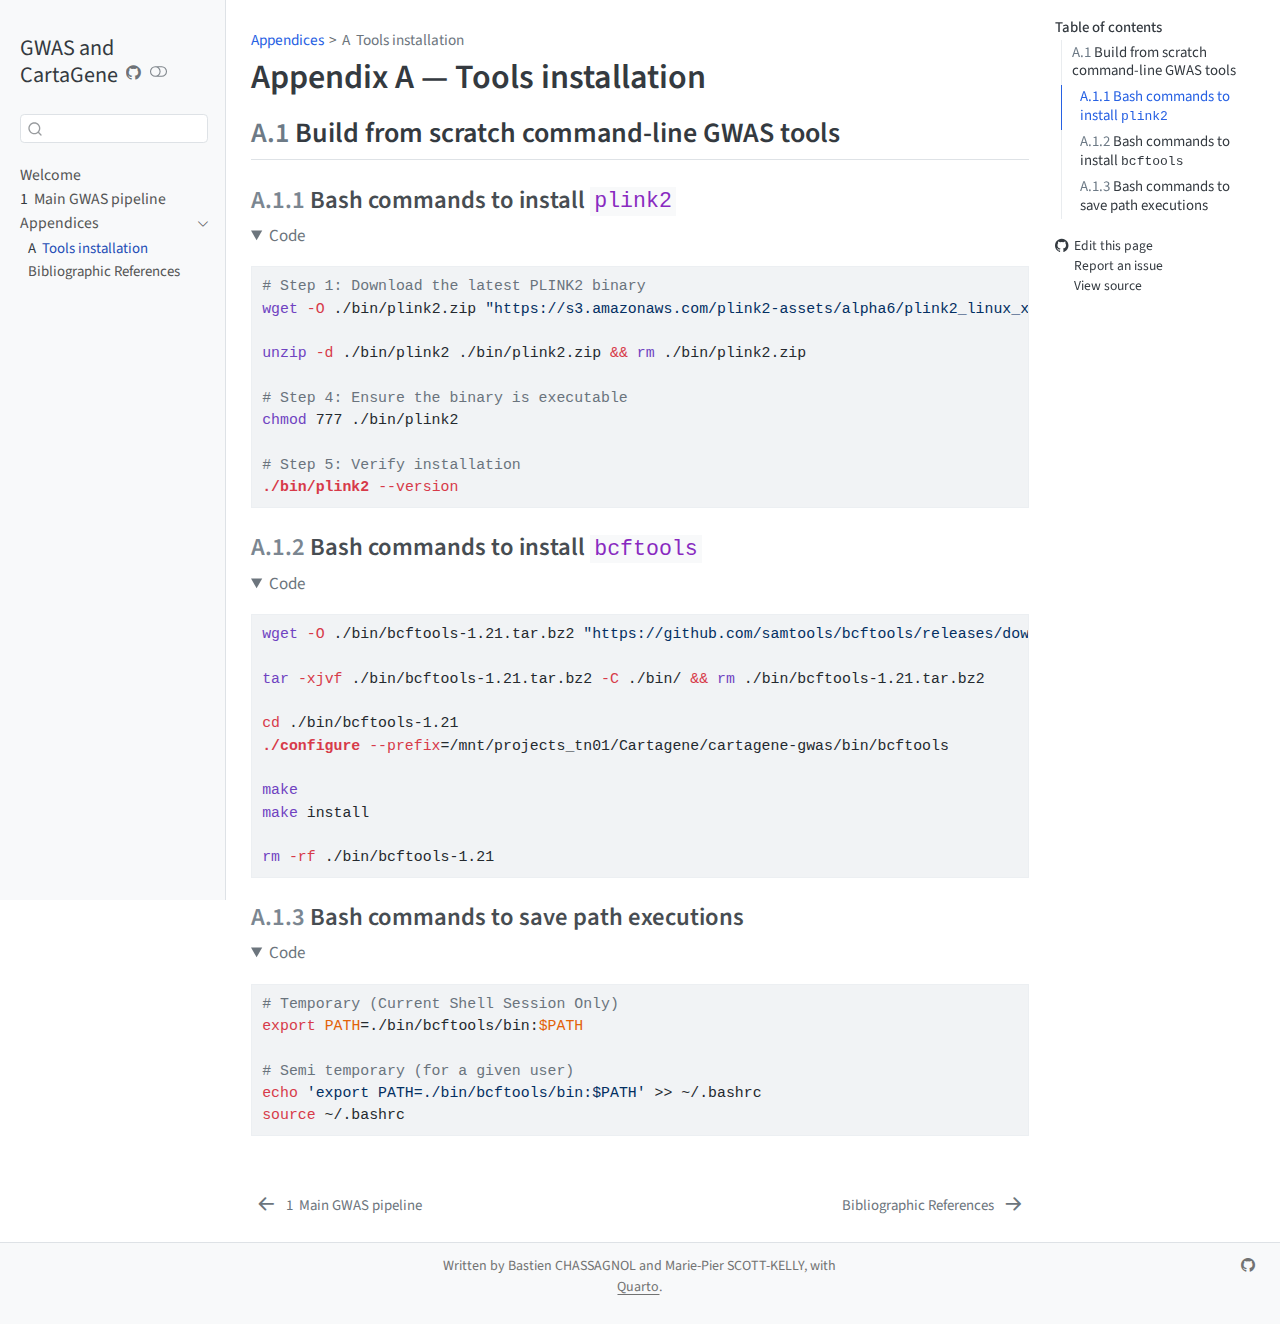
<file: docs/tools_installation.html>
<!DOCTYPE html>
<html xmlns="http://www.w3.org/1999/xhtml" lang="en-GB" xml:lang="en-GB"><head>
<meta http-equiv="Content-Type" content="text/html; charset=UTF-8">
<meta charset="utf-8">
<meta name="generator" content="quarto-1.6.42">
<meta name="viewport" content="width=device-width, initial-scale=1.0, user-scalable=yes">
<title>Appendix A — Tools installation – GWAS Analyses utilising the CARTaGENE database</title>
<style>
code{white-space: pre-wrap;}
span.smallcaps{font-variant: small-caps;}
div.columns{display: flex; gap: min(4vw, 1.5em);}
div.column{flex: auto; overflow-x: auto;}
div.hanging-indent{margin-left: 1.5em; text-indent: -1.5em;}
ul.task-list{list-style: none;}
ul.task-list li input[type="checkbox"] {
  width: 0.8em;
  margin: 0 0.8em 0.2em -1em; /* quarto-specific, see https://github.com/quarto-dev/quarto-cli/issues/4556 */ 
  vertical-align: middle;
}
/* CSS for syntax highlighting */
pre > code.sourceCode { white-space: pre; position: relative; }
pre > code.sourceCode > span { line-height: 1.25; }
pre > code.sourceCode > span:empty { height: 1.2em; }
.sourceCode { overflow: visible; }
code.sourceCode > span { color: inherit; text-decoration: inherit; }
div.sourceCode { margin: 1em 0; }
pre.sourceCode { margin: 0; }
@media screen {
div.sourceCode { overflow: auto; }
}
@media print {
pre > code.sourceCode { white-space: pre-wrap; }
pre > code.sourceCode > span { display: inline-block; text-indent: -5em; padding-left: 5em; }
}
pre.numberSource code
  { counter-reset: source-line 0; }
pre.numberSource code > span
  { position: relative; left: -4em; counter-increment: source-line; }
pre.numberSource code > span > a:first-child::before
  { content: counter(source-line);
    position: relative; left: -1em; text-align: right; vertical-align: baseline;
    border: none; display: inline-block;
    -webkit-touch-callout: none; -webkit-user-select: none;
    -khtml-user-select: none; -moz-user-select: none;
    -ms-user-select: none; user-select: none;
    padding: 0 4px; width: 4em;
  }
pre.numberSource { margin-left: 3em;  padding-left: 4px; }
div.sourceCode
  {   }
@media screen {
pre > code.sourceCode > span > a:first-child::before { text-decoration: underline; }
}
</style>

<script src="site_libs/quarto-nav/quarto-nav.js"></script>
<script src="site_libs/quarto-nav/headroom.min.js"></script>
<script src="site_libs/clipboard/clipboard.min.js"></script>
<script src="site_libs/quarto-search/autocomplete.umd.js"></script>
<script src="site_libs/quarto-search/fuse.min.js"></script>
<script src="site_libs/quarto-search/quarto-search.js"></script>
<meta name="quarto:offset" content="./">
<link href="./references.html" rel="next">
<link href="./CARTaGENE-GWAS-Report.html" rel="prev">
<link href="./assets/favicon.png" rel="icon" type="image/png">
<script src="site_libs/quarto-html/quarto.js"></script>
<script src="site_libs/quarto-html/popper.min.js"></script>
<script src="site_libs/quarto-html/tippy.umd.min.js"></script>
<script src="site_libs/quarto-html/anchor.min.js"></script>
<link href="site_libs/quarto-html/tippy.css" rel="stylesheet">
<link href="site_libs/quarto-html/quarto-syntax-highlighting-de84f8d6bb715db06a919283c2d1e787.css" rel="stylesheet" class="quarto-color-scheme" id="quarto-text-highlighting-styles">
<link href="site_libs/quarto-html/quarto-syntax-highlighting-dark-9a023c9ade86a60361e96e3e3f11bc54.css" rel="prefetch" class="quarto-color-scheme quarto-color-alternate" id="quarto-text-highlighting-styles">
<script src="site_libs/bootstrap/bootstrap.min.js"></script>
<link href="site_libs/bootstrap/bootstrap-icons.css" rel="stylesheet">
<link href="site_libs/bootstrap/bootstrap-9396e5f8af4bbe0cc15f56e48a6dfa77.min.css" rel="stylesheet" append-hash="true" class="quarto-color-scheme" id="quarto-bootstrap" data-mode="light">
<link href="site_libs/bootstrap/bootstrap-dark-d8920ef85e07a689f57392d84d1886da.min.css" rel="prefetch" append-hash="true" class="quarto-color-scheme quarto-color-alternate" id="quarto-bootstrap" data-mode="light"><script id="quarto-search-options" type="application/json">{
  "location": "sidebar",
  "copy-button": false,
  "collapse-after": 3,
  "panel-placement": "start",
  "type": "textbox",
  "limit": 50,
  "keyboard-shortcut": [
    "f",
    "/",
    "s"
  ],
  "language": {
    "search-no-results-text": "No results",
    "search-matching-documents-text": "matching documents",
    "search-copy-link-title": "Copy link to search",
    "search-hide-matches-text": "Hide additional matches",
    "search-more-match-text": "more match in this document",
    "search-more-matches-text": "more matches in this document",
    "search-clear-button-title": "Clear",
    "search-text-placeholder": "",
    "search-detached-cancel-button-title": "Cancel",
    "search-submit-button-title": "Submit",
    "search-label": "Search"
  }
}</script><script async="" src="https://hypothes.is/embed.js"></script><script>
  window.document.addEventListener("DOMContentLoaded", function (_event) {
    document.body.classList.add('hypothesis-enabled');
  });
</script>
<meta property="og:title" content="Appendix A — Tools installation – GWAS Analyses utilising the CARTaGENE database">
<meta property="og:site_name" content="GWAS Analyses utilising the CARTaGENE database">
</head>
<body class="nav-sidebar docked">

<div id="quarto-search-results"></div>
  <header id="quarto-header" class="headroom fixed-top"><nav class="quarto-secondary-nav"><div class="container-fluid d-flex">
      <button type="button" class="quarto-btn-toggle btn" data-bs-toggle="collapse" role="button" data-bs-target=".quarto-sidebar-collapse-item" aria-controls="quarto-sidebar" aria-expanded="false" aria-label="Toggle sidebar navigation" onclick="if (window.quartoToggleHeadroom) { window.quartoToggleHeadroom(); }">
        <i class="bi bi-layout-text-sidebar-reverse"></i>
      </button>
        <nav class="quarto-page-breadcrumbs" aria-label="breadcrumb"><ol class="breadcrumb"><li class="breadcrumb-item"><a href="./tools_installation.html">Appendices</a></li><li class="breadcrumb-item"><a href="./tools_installation.html"><span class="chapter-number">A</span>&nbsp; <span class="chapter-title">Tools installation</span></a></li></ol></nav>
        <a class="flex-grow-1" role="navigation" data-bs-toggle="collapse" data-bs-target=".quarto-sidebar-collapse-item" aria-controls="quarto-sidebar" aria-expanded="false" aria-label="Toggle sidebar navigation" onclick="if (window.quartoToggleHeadroom) { window.quartoToggleHeadroom(); }">      
        </a>
      <button type="button" class="btn quarto-search-button" aria-label="Search" onclick="window.quartoOpenSearch();">
        <i class="bi bi-search"></i>
      </button>
    </div>
  </nav></header><!-- content --><div id="quarto-content" class="quarto-container page-columns page-rows-contents page-layout-full">
<!-- sidebar -->
  <nav id="quarto-sidebar" class="sidebar collapse collapse-horizontal quarto-sidebar-collapse-item sidebar-navigation docked overflow-auto"><div class="pt-lg-2 mt-2 text-left sidebar-header">
    <div class="sidebar-title mb-0 py-0">
      <a href="./">GWAS and CartaGene</a> 
        <div class="sidebar-tools-main">
    <a href="https://github.com/ArnaudDroitLab/cartagene-gwas" title="Source Code" class="quarto-navigation-tool px-1" aria-label="Source Code"><i class="bi bi-github"></i></a>
  <a href="" class="quarto-color-scheme-toggle quarto-navigation-tool  px-1" onclick="window.quartoToggleColorScheme(); return false;" title="Toggle dark mode"><i class="bi"></i></a>
</div>
    </div>
      </div>
        <div class="mt-2 flex-shrink-0 align-items-center">
        <div class="sidebar-search">
        <div id="quarto-search" class="" title="Search"></div>
        </div>
        </div>
    <div class="sidebar-menu-container"> 
    <ul class="list-unstyled mt-1">
<li class="sidebar-item">
  <div class="sidebar-item-container"> 
  <a href="./index.html" class="sidebar-item-text sidebar-link">
 <span class="menu-text">Welcome</span></a>
  </div>
</li>
        <li class="sidebar-item">
  <div class="sidebar-item-container"> 
  <a href="./CARTaGENE-GWAS-Report.html" class="sidebar-item-text sidebar-link">
 <span class="menu-text"><span class="chapter-number">1</span>&nbsp; <span class="chapter-title">Main GWAS pipeline</span></span></a>
  </div>
</li>
        <li class="sidebar-item sidebar-item-section">
      <div class="sidebar-item-container"> 
            <a class="sidebar-item-text sidebar-link text-start" data-bs-toggle="collapse" data-bs-target="#quarto-sidebar-section-1" role="navigation" aria-expanded="true">
 <span class="menu-text">Appendices</span></a>
          <a class="sidebar-item-toggle text-start" data-bs-toggle="collapse" data-bs-target="#quarto-sidebar-section-1" role="navigation" aria-expanded="true" aria-label="Toggle section">
            <i class="bi bi-chevron-right ms-2"></i>
          </a> 
      </div>
      <ul id="quarto-sidebar-section-1" class="collapse list-unstyled sidebar-section depth1 show">
<li class="sidebar-item">
  <div class="sidebar-item-container"> 
  <a href="./tools_installation.html" class="sidebar-item-text sidebar-link active">
 <span class="menu-text"><span class="chapter-number">A</span>&nbsp; <span class="chapter-title">Tools installation</span></span></a>
  </div>
</li>
          <li class="sidebar-item">
  <div class="sidebar-item-container"> 
  <a href="./references.html" class="sidebar-item-text sidebar-link">
 <span class="menu-text">Bibliographic References</span></a>
  </div>
</li>
      </ul>
</li>
    </ul>
</div>
</nav><div id="quarto-sidebar-glass" class="quarto-sidebar-collapse-item" data-bs-toggle="collapse" data-bs-target=".quarto-sidebar-collapse-item"></div>
<!-- margin-sidebar -->
    <div id="quarto-margin-sidebar" class="sidebar margin-sidebar">
        <nav id="TOC" role="doc-toc" class="toc-active"><h2 id="toc-title">Table of contents</h2>
   
  <ul>
<li>
<a href="#sec-tools-install" id="toc-sec-tools-install" class="nav-link active" data-scroll-target="#sec-tools-install"><span class="header-section-number">A.1</span> Build from scratch command-line GWAS tools</a>
  <ul>
<li><a href="#bash-commands-to-install-plink2" id="toc-bash-commands-to-install-plink2" class="nav-link" data-scroll-target="#bash-commands-to-install-plink2"><span class="header-section-number">A.1.1</span> Bash commands to install <code>plink2</code></a></li>
  <li><a href="#bash-commands-to-install-bcftools" id="toc-bash-commands-to-install-bcftools" class="nav-link" data-scroll-target="#bash-commands-to-install-bcftools"><span class="header-section-number">A.1.2</span> Bash commands to install <code>bcftools</code></a></li>
  <li><a href="#bash-commands-to-save-path-executions" id="toc-bash-commands-to-save-path-executions" class="nav-link" data-scroll-target="#bash-commands-to-save-path-executions"><span class="header-section-number">A.1.3</span> Bash commands to save path executions</a></li>
  </ul>
</li>
  </ul><div class="toc-actions"><ul><li><a href="https://github.com/ArnaudDroitLab/cartagene-gwas/edit/master/tools_installation.qmd" class="toc-action"><i class="bi bi-github"></i>Edit this page</a></li><li><a href="https://github.com/ArnaudDroitLab/cartagene-gwas/issues/new" class="toc-action"><i class="bi empty"></i>Report an issue</a></li><li><a href="https://github.com/ArnaudDroitLab/cartagene-gwas/blob/master/tools_installation.qmd" class="toc-action"><i class="bi empty"></i>View source</a></li></ul></div></nav>
    </div>
<!-- main -->
<main class="content column-body" id="quarto-document-content"><header id="title-block-header" class="quarto-title-block default"><nav class="quarto-page-breadcrumbs quarto-title-breadcrumbs d-none d-lg-block" aria-label="breadcrumb"><ol class="breadcrumb"><li class="breadcrumb-item"><a href="./tools_installation.html">Appendices</a></li><li class="breadcrumb-item"><a href="./tools_installation.html"><span class="chapter-number">A</span>&nbsp; <span class="chapter-title">Tools installation</span></a></li></ol></nav><div class="quarto-title">
<h1 class="title">Appendix A — Tools installation</h1>
</div>



<div class="quarto-title-meta column-body">

    
  
    
  </div>
  


</header><section id="sec-tools-install" class="level2" data-number="A.1"><h2 data-number="A.1" class="anchored" data-anchor-id="sec-tools-install">
<span class="header-section-number">A.1</span> Build from scratch command-line GWAS tools</h2>
<section id="bash-commands-to-install-plink2" class="level3" data-number="A.1.1"><h3 data-number="A.1.1" class="anchored" data-anchor-id="bash-commands-to-install-plink2">
<span class="header-section-number">A.1.1</span> Bash commands to install <code>plink2</code>
</h3>
<div class="cell" data-layout-align="center">
<details open="" class="code-fold"><summary>Code</summary><div class="sourceCode cell-code" id="cb1"><pre class="sourceCode bash code-with-copy"><code class="sourceCode bash"><span id="cb1-1"><a href="#cb1-1" aria-hidden="true" tabindex="-1"></a><span class="co"># Step 1: Download the latest PLINK2 binary</span></span>
<span id="cb1-2"><a href="#cb1-2" aria-hidden="true" tabindex="-1"></a><span class="fu">wget</span> <span class="at">-O</span> ./bin/plink2.zip <span class="st">"https://s3.amazonaws.com/plink2-assets/alpha6/plink2_linux_x86_64_20250129.zip"</span> </span>
<span id="cb1-3"><a href="#cb1-3" aria-hidden="true" tabindex="-1"></a></span>
<span id="cb1-4"><a href="#cb1-4" aria-hidden="true" tabindex="-1"></a><span class="fu">unzip</span> <span class="at">-d</span> ./bin/plink2 ./bin/plink2.zip <span class="kw">&amp;&amp;</span> <span class="fu">rm</span> ./bin/plink2.zip</span>
<span id="cb1-5"><a href="#cb1-5" aria-hidden="true" tabindex="-1"></a></span>
<span id="cb1-6"><a href="#cb1-6" aria-hidden="true" tabindex="-1"></a><span class="co"># Step 4: Ensure the binary is executable</span></span>
<span id="cb1-7"><a href="#cb1-7" aria-hidden="true" tabindex="-1"></a><span class="fu">chmod</span> 777 ./bin/plink2</span>
<span id="cb1-8"><a href="#cb1-8" aria-hidden="true" tabindex="-1"></a></span>
<span id="cb1-9"><a href="#cb1-9" aria-hidden="true" tabindex="-1"></a><span class="co"># Step 5: Verify installation</span></span>
<span id="cb1-10"><a href="#cb1-10" aria-hidden="true" tabindex="-1"></a><span class="ex">./bin/plink2</span> <span class="at">--version</span></span></code><button title="Copy to Clipboard" class="code-copy-button"><i class="bi"></i></button></pre></div>
</details>
</div>
</section><section id="bash-commands-to-install-bcftools" class="level3" data-number="A.1.2"><h3 data-number="A.1.2" class="anchored" data-anchor-id="bash-commands-to-install-bcftools">
<span class="header-section-number">A.1.2</span> Bash commands to install <code>bcftools</code>
</h3>
<div class="cell" data-layout-align="center">
<details open="" class="code-fold"><summary>Code</summary><div class="sourceCode cell-code" id="cb2"><pre class="sourceCode bash code-with-copy"><code class="sourceCode bash"><span id="cb2-1"><a href="#cb2-1" aria-hidden="true" tabindex="-1"></a><span class="fu">wget</span> <span class="at">-O</span> ./bin/bcftools-1.21.tar.bz2 <span class="st">"https://github.com/samtools/bcftools/releases/download/1.21/bcftools-1.21.tar.bz2"</span> </span>
<span id="cb2-2"><a href="#cb2-2" aria-hidden="true" tabindex="-1"></a></span>
<span id="cb2-3"><a href="#cb2-3" aria-hidden="true" tabindex="-1"></a><span class="fu">tar</span> <span class="at">-xjvf</span> ./bin/bcftools-1.21.tar.bz2 <span class="at">-C</span> ./bin/ <span class="kw">&amp;&amp;</span> <span class="fu">rm</span> ./bin/bcftools-1.21.tar.bz2</span>
<span id="cb2-4"><a href="#cb2-4" aria-hidden="true" tabindex="-1"></a></span>
<span id="cb2-5"><a href="#cb2-5" aria-hidden="true" tabindex="-1"></a><span class="bu">cd</span> ./bin/bcftools-1.21</span>
<span id="cb2-6"><a href="#cb2-6" aria-hidden="true" tabindex="-1"></a><span class="ex">./configure</span> <span class="at">--prefix</span><span class="op">=</span>/mnt/projects_tn01/Cartagene/cartagene-gwas/bin/bcftools</span>
<span id="cb2-7"><a href="#cb2-7" aria-hidden="true" tabindex="-1"></a></span>
<span id="cb2-8"><a href="#cb2-8" aria-hidden="true" tabindex="-1"></a><span class="fu">make</span></span>
<span id="cb2-9"><a href="#cb2-9" aria-hidden="true" tabindex="-1"></a><span class="fu">make</span> install</span>
<span id="cb2-10"><a href="#cb2-10" aria-hidden="true" tabindex="-1"></a></span>
<span id="cb2-11"><a href="#cb2-11" aria-hidden="true" tabindex="-1"></a><span class="fu">rm</span> <span class="at">-rf</span> ./bin/bcftools-1.21</span></code><button title="Copy to Clipboard" class="code-copy-button"><i class="bi"></i></button></pre></div>
</details>
</div>
</section><section id="bash-commands-to-save-path-executions" class="level3" data-number="A.1.3"><h3 data-number="A.1.3" class="anchored" data-anchor-id="bash-commands-to-save-path-executions">
<span class="header-section-number">A.1.3</span> Bash commands to save path executions</h3>
<div class="cell" data-layout-align="center">
<details open="" class="code-fold"><summary>Code</summary><div class="sourceCode cell-code" id="cb3"><pre class="sourceCode bash code-with-copy"><code class="sourceCode bash"><span id="cb3-1"><a href="#cb3-1" aria-hidden="true" tabindex="-1"></a><span class="co"># Temporary (Current Shell Session Only)</span></span>
<span id="cb3-2"><a href="#cb3-2" aria-hidden="true" tabindex="-1"></a><span class="bu">export</span> <span class="va">PATH</span><span class="op">=</span>./bin/bcftools/bin:<span class="va">$PATH</span>  </span>
<span id="cb3-3"><a href="#cb3-3" aria-hidden="true" tabindex="-1"></a></span>
<span id="cb3-4"><a href="#cb3-4" aria-hidden="true" tabindex="-1"></a><span class="co"># Semi temporary (for a given user)</span></span>
<span id="cb3-5"><a href="#cb3-5" aria-hidden="true" tabindex="-1"></a><span class="bu">echo</span> <span class="st">'export PATH=./bin/bcftools/bin:$PATH'</span> <span class="op">&gt;&gt;</span> ~/.bashrc</span>
<span id="cb3-6"><a href="#cb3-6" aria-hidden="true" tabindex="-1"></a><span class="bu">source</span> ~/.bashrc</span></code><button title="Copy to Clipboard" class="code-copy-button"><i class="bi"></i></button></pre></div>
</details>
</div>


</section></section></main><!-- /main --><script id="quarto-html-after-body" type="application/javascript">
window.document.addEventListener("DOMContentLoaded", function (event) {
  const toggleBodyColorMode = (bsSheetEl) => {
    const mode = bsSheetEl.getAttribute("data-mode");
    const bodyEl = window.document.querySelector("body");
    if (mode === "dark") {
      bodyEl.classList.add("quarto-dark");
      bodyEl.classList.remove("quarto-light");
    } else {
      bodyEl.classList.add("quarto-light");
      bodyEl.classList.remove("quarto-dark");
    }
  }
  const toggleBodyColorPrimary = () => {
    const bsSheetEl = window.document.querySelector("link#quarto-bootstrap");
    if (bsSheetEl) {
      toggleBodyColorMode(bsSheetEl);
    }
  }
  toggleBodyColorPrimary();  
  const disableStylesheet = (stylesheets) => {
    for (let i=0; i < stylesheets.length; i++) {
      const stylesheet = stylesheets[i];
      stylesheet.rel = 'prefetch';
    }
  }
  const enableStylesheet = (stylesheets) => {
    for (let i=0; i < stylesheets.length; i++) {
      const stylesheet = stylesheets[i];
      stylesheet.rel = 'stylesheet';
    }
  }
  const manageTransitions = (selector, allowTransitions) => {
    const els = window.document.querySelectorAll(selector);
    for (let i=0; i < els.length; i++) {
      const el = els[i];
      if (allowTransitions) {
        el.classList.remove('notransition');
      } else {
        el.classList.add('notransition');
      }
    }
  }
  const toggleGiscusIfUsed = (isAlternate, darkModeDefault) => {
    const baseTheme = document.querySelector('#giscus-base-theme')?.value ?? 'light';
    const alternateTheme = document.querySelector('#giscus-alt-theme')?.value ?? 'dark';
    let newTheme = '';
    if(darkModeDefault) {
      newTheme = isAlternate ? baseTheme : alternateTheme;
    } else {
      newTheme = isAlternate ? alternateTheme : baseTheme;
    }
    const changeGiscusTheme = () => {
      // From: https://github.com/giscus/giscus/issues/336
      const sendMessage = (message) => {
        const iframe = document.querySelector('iframe.giscus-frame');
        if (!iframe) return;
        iframe.contentWindow.postMessage({ giscus: message }, 'https://giscus.app');
      }
      sendMessage({
        setConfig: {
          theme: newTheme
        }
      });
    }
    const isGiscussLoaded = window.document.querySelector('iframe.giscus-frame') !== null;
    if (isGiscussLoaded) {
      changeGiscusTheme();
    }
  }
  const toggleColorMode = (alternate) => {
    // Switch the stylesheets
    const alternateStylesheets = window.document.querySelectorAll('link.quarto-color-scheme.quarto-color-alternate');
    manageTransitions('#quarto-margin-sidebar .nav-link', false);
    if (alternate) {
      enableStylesheet(alternateStylesheets);
      for (const sheetNode of alternateStylesheets) {
        if (sheetNode.id === "quarto-bootstrap") {
          toggleBodyColorMode(sheetNode);
        }
      }
    } else {
      disableStylesheet(alternateStylesheets);
      toggleBodyColorPrimary();
    }
    manageTransitions('#quarto-margin-sidebar .nav-link', true);
    // Switch the toggles
    const toggles = window.document.querySelectorAll('.quarto-color-scheme-toggle');
    for (let i=0; i < toggles.length; i++) {
      const toggle = toggles[i];
      if (toggle) {
        if (alternate) {
          toggle.classList.add("alternate");     
        } else {
          toggle.classList.remove("alternate");
        }
      }
    }
    // Hack to workaround the fact that safari doesn't
    // properly recolor the scrollbar when toggling (#1455)
    if (navigator.userAgent.indexOf('Safari') > 0 && navigator.userAgent.indexOf('Chrome') == -1) {
      manageTransitions("body", false);
      window.scrollTo(0, 1);
      setTimeout(() => {
        window.scrollTo(0, 0);
        manageTransitions("body", true);
      }, 40);  
    }
  }
  const isFileUrl = () => { 
    return window.location.protocol === 'file:';
  }
  const hasAlternateSentinel = () => {  
    let styleSentinel = getColorSchemeSentinel();
    if (styleSentinel !== null) {
      return styleSentinel === "alternate";
    } else {
      return false;
    }
  }
  const setStyleSentinel = (alternate) => {
    const value = alternate ? "alternate" : "default";
    if (!isFileUrl()) {
      window.localStorage.setItem("quarto-color-scheme", value);
    } else {
      localAlternateSentinel = value;
    }
  }
  const getColorSchemeSentinel = () => {
    if (!isFileUrl()) {
      const storageValue = window.localStorage.getItem("quarto-color-scheme");
      return storageValue != null ? storageValue : localAlternateSentinel;
    } else {
      return localAlternateSentinel;
    }
  }
  const darkModeDefault = false;
  let localAlternateSentinel = darkModeDefault ? 'alternate' : 'default';
  // Dark / light mode switch
  window.quartoToggleColorScheme = () => {
    // Read the current dark / light value 
    let toAlternate = !hasAlternateSentinel();
    toggleColorMode(toAlternate);
    setStyleSentinel(toAlternate);
    toggleGiscusIfUsed(toAlternate, darkModeDefault);
  };
  // Ensure there is a toggle, if there isn't float one in the top right
  if (window.document.querySelector('.quarto-color-scheme-toggle') === null) {
    const a = window.document.createElement('a');
    a.classList.add('top-right');
    a.classList.add('quarto-color-scheme-toggle');
    a.href = "";
    a.onclick = function() { try { window.quartoToggleColorScheme(); } catch {} return false; };
    const i = window.document.createElement("i");
    i.classList.add('bi');
    a.appendChild(i);
    window.document.body.appendChild(a);
  }
  // Switch to dark mode if need be
  if (hasAlternateSentinel()) {
    toggleColorMode(true);
  } else {
    toggleColorMode(false);
  }
  const icon = "";
  const anchorJS = new window.AnchorJS();
  anchorJS.options = {
    placement: 'right',
    icon: icon
  };
  anchorJS.add('.anchored');
  const isCodeAnnotation = (el) => {
    for (const clz of el.classList) {
      if (clz.startsWith('code-annotation-')) {                     
        return true;
      }
    }
    return false;
  }
  const onCopySuccess = function(e) {
    // button target
    const button = e.trigger;
    // don't keep focus
    button.blur();
    // flash "checked"
    button.classList.add('code-copy-button-checked');
    var currentTitle = button.getAttribute("title");
    button.setAttribute("title", "Copied!");
    let tooltip;
    if (window.bootstrap) {
      button.setAttribute("data-bs-toggle", "tooltip");
      button.setAttribute("data-bs-placement", "left");
      button.setAttribute("data-bs-title", "Copied!");
      tooltip = new bootstrap.Tooltip(button, 
        { trigger: "manual", 
          customClass: "code-copy-button-tooltip",
          offset: [0, -8]});
      tooltip.show();    
    }
    setTimeout(function() {
      if (tooltip) {
        tooltip.hide();
        button.removeAttribute("data-bs-title");
        button.removeAttribute("data-bs-toggle");
        button.removeAttribute("data-bs-placement");
      }
      button.setAttribute("title", currentTitle);
      button.classList.remove('code-copy-button-checked');
    }, 1000);
    // clear code selection
    e.clearSelection();
  }
  const getTextToCopy = function(trigger) {
      const codeEl = trigger.previousElementSibling.cloneNode(true);
      for (const childEl of codeEl.children) {
        if (isCodeAnnotation(childEl)) {
          childEl.remove();
        }
      }
      return codeEl.innerText;
  }
  const clipboard = new window.ClipboardJS('.code-copy-button:not([data-in-quarto-modal])', {
    text: getTextToCopy
  });
  clipboard.on('success', onCopySuccess);
  if (window.document.getElementById('quarto-embedded-source-code-modal')) {
    const clipboardModal = new window.ClipboardJS('.code-copy-button[data-in-quarto-modal]', {
      text: getTextToCopy,
      container: window.document.getElementById('quarto-embedded-source-code-modal')
    });
    clipboardModal.on('success', onCopySuccess);
  }
    var localhostRegex = new RegExp(/^(?:http|https):\/\/localhost\:?[0-9]*\//);
    var mailtoRegex = new RegExp(/^mailto:/);
      var filterRegex = new RegExp("https:\/\/ArnaudDroitLab\.github\.io\/cartagene-gwas");
    var isInternal = (href) => {
        return filterRegex.test(href) || localhostRegex.test(href) || mailtoRegex.test(href);
    }
    // Inspect non-navigation links and adorn them if external
 	var links = window.document.querySelectorAll('a[href]:not(.nav-link):not(.navbar-brand):not(.toc-action):not(.sidebar-link):not(.sidebar-item-toggle):not(.pagination-link):not(.no-external):not([aria-hidden]):not(.dropdown-item):not(.quarto-navigation-tool):not(.about-link)');
    for (var i=0; i<links.length; i++) {
      const link = links[i];
      if (!isInternal(link.href)) {
        // undo the damage that might have been done by quarto-nav.js in the case of
        // links that we want to consider external
        if (link.dataset.originalHref !== undefined) {
          link.href = link.dataset.originalHref;
        }
      }
    }
  function tippyHover(el, contentFn, onTriggerFn, onUntriggerFn) {
    const config = {
      allowHTML: true,
      maxWidth: 500,
      delay: 100,
      arrow: false,
      appendTo: function(el) {
          return el.parentElement;
      },
      interactive: true,
      interactiveBorder: 10,
      theme: 'quarto',
      placement: 'bottom-start',
    };
    if (contentFn) {
      config.content = contentFn;
    }
    if (onTriggerFn) {
      config.onTrigger = onTriggerFn;
    }
    if (onUntriggerFn) {
      config.onUntrigger = onUntriggerFn;
    }
    window.tippy(el, config); 
  }
  const noterefs = window.document.querySelectorAll('a[role="doc-noteref"]');
  for (var i=0; i<noterefs.length; i++) {
    const ref = noterefs[i];
    tippyHover(ref, function() {
      // use id or data attribute instead here
      let href = ref.getAttribute('data-footnote-href') || ref.getAttribute('href');
      try { href = new URL(href).hash; } catch {}
      const id = href.replace(/^#\/?/, "");
      const note = window.document.getElementById(id);
      if (note) {
        return note.innerHTML;
      } else {
        return "";
      }
    });
  }
  const xrefs = window.document.querySelectorAll('a.quarto-xref');
  const processXRef = (id, note) => {
    // Strip column container classes
    const stripColumnClz = (el) => {
      el.classList.remove("page-full", "page-columns");
      if (el.children) {
        for (const child of el.children) {
          stripColumnClz(child);
        }
      }
    }
    stripColumnClz(note)
    if (id === null || id.startsWith('sec-')) {
      // Special case sections, only their first couple elements
      const container = document.createElement("div");
      if (note.children && note.children.length > 2) {
        container.appendChild(note.children[0].cloneNode(true));
        for (let i = 1; i < note.children.length; i++) {
          const child = note.children[i];
          if (child.tagName === "P" && child.innerText === "") {
            continue;
          } else {
            container.appendChild(child.cloneNode(true));
            break;
          }
        }
        if (window.Quarto?.typesetMath) {
          window.Quarto.typesetMath(container);
        }
        return container.innerHTML
      } else {
        if (window.Quarto?.typesetMath) {
          window.Quarto.typesetMath(note);
        }
        return note.innerHTML;
      }
    } else {
      // Remove any anchor links if they are present
      const anchorLink = note.querySelector('a.anchorjs-link');
      if (anchorLink) {
        anchorLink.remove();
      }
      if (window.Quarto?.typesetMath) {
        window.Quarto.typesetMath(note);
      }
      if (note.classList.contains("callout")) {
        return note.outerHTML;
      } else {
        return note.innerHTML;
      }
    }
  }
  for (var i=0; i<xrefs.length; i++) {
    const xref = xrefs[i];
    tippyHover(xref, undefined, function(instance) {
      instance.disable();
      let url = xref.getAttribute('href');
      let hash = undefined; 
      if (url.startsWith('#')) {
        hash = url;
      } else {
        try { hash = new URL(url).hash; } catch {}
      }
      if (hash) {
        const id = hash.replace(/^#\/?/, "");
        const note = window.document.getElementById(id);
        if (note !== null) {
          try {
            const html = processXRef(id, note.cloneNode(true));
            instance.setContent(html);
          } finally {
            instance.enable();
            instance.show();
          }
        } else {
          // See if we can fetch this
          fetch(url.split('#')[0])
          .then(res => res.text())
          .then(html => {
            const parser = new DOMParser();
            const htmlDoc = parser.parseFromString(html, "text/html");
            const note = htmlDoc.getElementById(id);
            if (note !== null) {
              const html = processXRef(id, note);
              instance.setContent(html);
            } 
          }).finally(() => {
            instance.enable();
            instance.show();
          });
        }
      } else {
        // See if we can fetch a full url (with no hash to target)
        // This is a special case and we should probably do some content thinning / targeting
        fetch(url)
        .then(res => res.text())
        .then(html => {
          const parser = new DOMParser();
          const htmlDoc = parser.parseFromString(html, "text/html");
          const note = htmlDoc.querySelector('main.content');
          if (note !== null) {
            // This should only happen for chapter cross references
            // (since there is no id in the URL)
            // remove the first header
            if (note.children.length > 0 && note.children[0].tagName === "HEADER") {
              note.children[0].remove();
            }
            const html = processXRef(null, note);
            instance.setContent(html);
          } 
        }).finally(() => {
          instance.enable();
          instance.show();
        });
      }
    }, function(instance) {
    });
  }
      let selectedAnnoteEl;
      const selectorForAnnotation = ( cell, annotation) => {
        let cellAttr = 'data-code-cell="' + cell + '"';
        let lineAttr = 'data-code-annotation="' +  annotation + '"';
        const selector = 'span[' + cellAttr + '][' + lineAttr + ']';
        return selector;
      }
      const selectCodeLines = (annoteEl) => {
        const doc = window.document;
        const targetCell = annoteEl.getAttribute("data-target-cell");
        const targetAnnotation = annoteEl.getAttribute("data-target-annotation");
        const annoteSpan = window.document.querySelector(selectorForAnnotation(targetCell, targetAnnotation));
        const lines = annoteSpan.getAttribute("data-code-lines").split(",");
        const lineIds = lines.map((line) => {
          return targetCell + "-" + line;
        })
        let top = null;
        let height = null;
        let parent = null;
        if (lineIds.length > 0) {
            //compute the position of the single el (top and bottom and make a div)
            const el = window.document.getElementById(lineIds[0]);
            top = el.offsetTop;
            height = el.offsetHeight;
            parent = el.parentElement.parentElement;
          if (lineIds.length > 1) {
            const lastEl = window.document.getElementById(lineIds[lineIds.length - 1]);
            const bottom = lastEl.offsetTop + lastEl.offsetHeight;
            height = bottom - top;
          }
          if (top !== null && height !== null && parent !== null) {
            // cook up a div (if necessary) and position it 
            let div = window.document.getElementById("code-annotation-line-highlight");
            if (div === null) {
              div = window.document.createElement("div");
              div.setAttribute("id", "code-annotation-line-highlight");
              div.style.position = 'absolute';
              parent.appendChild(div);
            }
            div.style.top = top - 2 + "px";
            div.style.height = height + 4 + "px";
            div.style.left = 0;
            let gutterDiv = window.document.getElementById("code-annotation-line-highlight-gutter");
            if (gutterDiv === null) {
              gutterDiv = window.document.createElement("div");
              gutterDiv.setAttribute("id", "code-annotation-line-highlight-gutter");
              gutterDiv.style.position = 'absolute';
              const codeCell = window.document.getElementById(targetCell);
              const gutter = codeCell.querySelector('.code-annotation-gutter');
              gutter.appendChild(gutterDiv);
            }
            gutterDiv.style.top = top - 2 + "px";
            gutterDiv.style.height = height + 4 + "px";
          }
          selectedAnnoteEl = annoteEl;
        }
      };
      const unselectCodeLines = () => {
        const elementsIds = ["code-annotation-line-highlight", "code-annotation-line-highlight-gutter"];
        elementsIds.forEach((elId) => {
          const div = window.document.getElementById(elId);
          if (div) {
            div.remove();
          }
        });
        selectedAnnoteEl = undefined;
      };
        // Handle positioning of the toggle
    window.addEventListener(
      "resize",
      throttle(() => {
        elRect = undefined;
        if (selectedAnnoteEl) {
          selectCodeLines(selectedAnnoteEl);
        }
      }, 10)
    );
    function throttle(fn, ms) {
    let throttle = false;
    let timer;
      return (...args) => {
        if(!throttle) { // first call gets through
            fn.apply(this, args);
            throttle = true;
        } else { // all the others get throttled
            if(timer) clearTimeout(timer); // cancel #2
            timer = setTimeout(() => {
              fn.apply(this, args);
              timer = throttle = false;
            }, ms);
        }
      };
    }
      const annoteTargets = window.document.querySelectorAll('.code-annotation-anchor');
      for (let i=0; i<annoteTargets.length; i++) {
        const annoteTarget = annoteTargets[i];
        const targetCell = annoteTarget.getAttribute("data-target-cell");
        const targetAnnotation = annoteTarget.getAttribute("data-target-annotation");
        const contentFn = () => {
          const content = window.document.querySelector(selectorForAnnotation(targetCell, targetAnnotation));
          if (content) {
            const tipContent = content.cloneNode(true);
            tipContent.classList.add("code-annotation-tip-content");
            return tipContent.outerHTML;
          }
        }
        const config = {
          allowHTML: true,
          content: contentFn,
          onShow: (instance) => {
            selectCodeLines(instance.reference);
            instance.reference.classList.add('code-annotation-active');
            window.tippy.hideAll();
          },
          onHide: (instance) => {
            unselectCodeLines();
            instance.reference.classList.remove('code-annotation-active');
          },
          maxWidth: 300,
          delay: [50, 0],
          duration: [200, 0],
          offset: [5, 10],
          arrow: true,
          appendTo: function(el) {
            return el.parentElement.parentElement.parentElement;
          },
          interactive: true,
          interactiveBorder: 10,
          theme: 'quarto',
          placement: 'right',
          popperOptions: {
            modifiers: [
            {
              name: 'flip',
              options: {
                flipVariations: false, // true by default
                allowedAutoPlacements: ['right'],
                fallbackPlacements: ['right', 'top', 'top-start', 'top-end', 'bottom', 'bottom-start', 'bottom-end', 'left'],
              },
            },
            {
              name: 'preventOverflow',
              options: {
                mainAxis: false,
                altAxis: false
              }
            }
            ]        
          }      
        };
        window.tippy(annoteTarget, config); 
      }
  const findCites = (el) => {
    const parentEl = el.parentElement;
    if (parentEl) {
      const cites = parentEl.dataset.cites;
      if (cites) {
        return {
          el,
          cites: cites.split(' ')
        };
      } else {
        return findCites(el.parentElement)
      }
    } else {
      return undefined;
    }
  };
  var bibliorefs = window.document.querySelectorAll('a[role="doc-biblioref"]');
  for (var i=0; i<bibliorefs.length; i++) {
    const ref = bibliorefs[i];
    const citeInfo = findCites(ref);
    if (citeInfo) {
      tippyHover(citeInfo.el, function() {
        var popup = window.document.createElement('div');
        citeInfo.cites.forEach(function(cite) {
          var citeDiv = window.document.createElement('div');
          citeDiv.classList.add('hanging-indent');
          citeDiv.classList.add('csl-entry');
          var biblioDiv = window.document.getElementById('ref-' + cite);
          if (biblioDiv) {
            citeDiv.innerHTML = biblioDiv.innerHTML;
          }
          popup.appendChild(citeDiv);
        });
        return popup.innerHTML;
      });
    }
  }
});
</script><nav class="page-navigation column-body"><div class="nav-page nav-page-previous">
      <a href="./CARTaGENE-GWAS-Report.html" class="pagination-link" aria-label="Main GWAS pipeline">
        <i class="bi bi-arrow-left-short"></i> <span class="nav-page-text"><span class="chapter-number">1</span>&nbsp; <span class="chapter-title">Main GWAS pipeline</span></span>
      </a>          
  </div>
  <div class="nav-page nav-page-next">
      <a href="./references.html" class="pagination-link" aria-label="Bibliographic References">
        <span class="nav-page-text">Bibliographic References</span> <i class="bi bi-arrow-right-short"></i>
      </a>
  </div>
</nav>
</div> <!-- /content -->
<footer class="footer"><div class="nav-footer">
    <div class="nav-footer-left">
      &nbsp;
    </div>   
    <div class="nav-footer-center">
<p>Written by Bastien CHASSAGNOL and Marie-Pier SCOTT-KELLY, with <a href="https://quarto.org/">Quarto</a>.</p>
<div class="toc-actions d-sm-block d-md-none"><ul><li><a href="https://github.com/ArnaudDroitLab/cartagene-gwas/edit/master/tools_installation.qmd" class="toc-action"><i class="bi bi-github"></i>Edit this page</a></li><li><a href="https://github.com/ArnaudDroitLab/cartagene-gwas/issues/new" class="toc-action"><i class="bi empty"></i>Report an issue</a></li><li><a href="https://github.com/ArnaudDroitLab/cartagene-gwas/blob/master/tools_installation.qmd" class="toc-action"><i class="bi empty"></i>View source</a></li></ul></div></div>
    <div class="nav-footer-right">
      <ul class="footer-items list-unstyled">
<li class="nav-item compact">
    <a class="nav-link active" href="https://github.com/ArnaudDroitLab/cartagene-gwas" aria-current="page">
      <i class="bi bi-github" role="img">
</i> 
    </a>
  </li>  
</ul>
</div>
  </div>
</footer>


</body></html>
</file>
<file: site_libs/quarto-html/tippy.css>
.tippy-box[data-animation=fade][data-state=hidden]{opacity:0}[data-tippy-root]{max-width:calc(100vw - 10px)}.tippy-box{position:relative;background-color:#333;color:#fff;border-radius:4px;font-size:14px;line-height:1.4;white-space:normal;outline:0;transition-property:transform,visibility,opacity}.tippy-box[data-placement^=top]>.tippy-arrow{bottom:0}.tippy-box[data-placement^=top]>.tippy-arrow:before{bottom:-7px;left:0;border-width:8px 8px 0;border-top-color:initial;transform-origin:center top}.tippy-box[data-placement^=bottom]>.tippy-arrow{top:0}.tippy-box[data-placement^=bottom]>.tippy-arrow:before{top:-7px;left:0;border-width:0 8px 8px;border-bottom-color:initial;transform-origin:center bottom}.tippy-box[data-placement^=left]>.tippy-arrow{right:0}.tippy-box[data-placement^=left]>.tippy-arrow:before{border-width:8px 0 8px 8px;border-left-color:initial;right:-7px;transform-origin:center left}.tippy-box[data-placement^=right]>.tippy-arrow{left:0}.tippy-box[data-placement^=right]>.tippy-arrow:before{left:-7px;border-width:8px 8px 8px 0;border-right-color:initial;transform-origin:center right}.tippy-box[data-inertia][data-state=visible]{transition-timing-function:cubic-bezier(.54,1.5,.38,1.11)}.tippy-arrow{width:16px;height:16px;color:#333}.tippy-arrow:before{content:"";position:absolute;border-color:transparent;border-style:solid}.tippy-content{position:relative;padding:5px 9px;z-index:1}
</file>
<file: site_libs/quarto-html/quarto-syntax-highlighting-7fd0fe4245b865325b8ce8dccb604d59.css>
/* quarto syntax highlight colors */
:root {
  --quarto-hl-al-color: #ff5555;
  --quarto-hl-an-color: #6a737d;
  --quarto-hl-at-color: #d73a49;
  --quarto-hl-bn-color: #005cc5;
  --quarto-hl-bu-color: #d73a49;
  --quarto-hl-ch-color: #032f62;
  --quarto-hl-co-color: #6a737d;
  --quarto-hl-cv-color: #6a737d;
  --quarto-hl-cn-color: #005cc5;
  --quarto-hl-cf-color: #d73a49;
  --quarto-hl-dt-color: #d73a49;
  --quarto-hl-dv-color: #005cc5;
  --quarto-hl-do-color: #6a737d;
  --quarto-hl-er-color: #ff5555;
  --quarto-hl-ex-color: #d73a49;
  --quarto-hl-fl-color: #005cc5;
  --quarto-hl-fu-color: #6f42c1;
  --quarto-hl-im-color: #032f62;
  --quarto-hl-in-color: #6a737d;
  --quarto-hl-kw-color: #d73a49;
  --quarto-hl-op-color: #24292e;
  --quarto-hl-pp-color: #d73a49;
  --quarto-hl-re-color: #6a737d;
  --quarto-hl-sc-color: #005cc5;
  --quarto-hl-ss-color: #032f62;
  --quarto-hl-st-color: #032f62;
  --quarto-hl-va-color: #e36209;
  --quarto-hl-vs-color: #032f62;
  --quarto-hl-wa-color: #ff5555;
}

/* other quarto variables */
:root {
  --quarto-font-monospace: SFMono-Regular, Menlo, Monaco, Consolas, "Liberation Mono", "Courier New", monospace;
}

code span.al {
  font-weight: bold;
  color: #ff5555;
}

code span.an {
  color: #6a737d;
}

code span.at {
  color: #d73a49;
}

code span.bn {
  color: #005cc5;
}

code span.bu {
  color: #d73a49;
}

code span.ch {
  color: #032f62;
}

code span.co {
  color: #6a737d;
}

code span.cv {
  color: #6a737d;
}

code span.cn {
  color: #005cc5;
}

code span.cf {
  color: #d73a49;
}

code span.dt {
  color: #d73a49;
}

code span.dv {
  color: #005cc5;
}

code span.do {
  color: #6a737d;
}

code span.er {
  color: #ff5555;
  text-decoration: underline;
}

code span.ex {
  font-weight: bold;
  color: #d73a49;
}

code span.fl {
  color: #005cc5;
}

code span.fu {
  color: #6f42c1;
}

code span.im {
  color: #032f62;
}

code span.in {
  color: #6a737d;
}

code span.kw {
  color: #d73a49;
}

pre > code.sourceCode > span {
  color: #24292e;
}

code span {
  color: #24292e;
}

code.sourceCode > span {
  color: #24292e;
}

div.sourceCode,
div.sourceCode pre.sourceCode {
  color: #24292e;
}

code span.op {
  color: #24292e;
}

code span.pp {
  color: #d73a49;
}

code span.re {
  color: #6a737d;
}

code span.sc {
  color: #005cc5;
}

code span.ss {
  color: #032f62;
}

code span.st {
  color: #032f62;
}

code span.va {
  color: #e36209;
}

code span.vs {
  color: #032f62;
}

code span.wa {
  color: #ff5555;
}

.prevent-inlining {
  content: "</";
}

/*# sourceMappingURL=b1145201d632bdccf297ca2883d509fb.css.map */
</file>
<file: site_libs/quarto-html/quarto-syntax-highlighting-dark-dc95f10abd972b9c41a78ec8992004fc.css>
/* quarto syntax highlight colors */
:root {
  --quarto-hl-al-color: #ff5555;
  --quarto-hl-an-color: #6a737d;
  --quarto-hl-at-color: #f97583;
  --quarto-hl-bn-color: #79b8ff;
  --quarto-hl-bu-color: #f97583;
  --quarto-hl-ch-color: #9ecbff;
  --quarto-hl-co-color: #6a737d;
  --quarto-hl-cv-color: #6a737d;
  --quarto-hl-cn-color: #79b8ff;
  --quarto-hl-cf-color: #f97583;
  --quarto-hl-dt-color: #f97583;
  --quarto-hl-dv-color: #79b8ff;
  --quarto-hl-do-color: #6a737d;
  --quarto-hl-er-color: #ff5555;
  --quarto-hl-ex-color: #f97583;
  --quarto-hl-fl-color: #79b8ff;
  --quarto-hl-fu-color: #b392f0;
  --quarto-hl-im-color: #9ecbff;
  --quarto-hl-in-color: #6a737d;
  --quarto-hl-kw-color: #f97583;
  --quarto-hl-op-color: #e1e4e8;
  --quarto-hl-pp-color: #f97583;
  --quarto-hl-re-color: #6a737d;
  --quarto-hl-sc-color: #79b8ff;
  --quarto-hl-ss-color: #9ecbff;
  --quarto-hl-st-color: #9ecbff;
  --quarto-hl-va-color: #ffab70;
  --quarto-hl-vs-color: #9ecbff;
  --quarto-hl-wa-color: #ff5555;
}

/* other quarto variables */
:root {
  --quarto-font-monospace: SFMono-Regular, Menlo, Monaco, Consolas, "Liberation Mono", "Courier New", monospace;
}

code span.al {
  font-weight: bold;
  color: #ff5555;
}

code span.an {
  color: #6a737d;
}

code span.at {
  color: #f97583;
}

code span.bn {
  color: #79b8ff;
}

code span.bu {
  color: #f97583;
}

code span.ch {
  color: #9ecbff;
}

code span.co {
  color: #6a737d;
}

code span.cv {
  color: #6a737d;
}

code span.cn {
  color: #79b8ff;
}

code span.cf {
  color: #f97583;
}

code span.dt {
  color: #f97583;
}

code span.dv {
  color: #79b8ff;
}

code span.do {
  color: #6a737d;
}

code span.er {
  color: #ff5555;
  text-decoration: underline;
}

code span.ex {
  font-weight: bold;
  color: #f97583;
}

code span.fl {
  color: #79b8ff;
}

code span.fu {
  color: #b392f0;
}

code span.im {
  color: #9ecbff;
}

code span.in {
  color: #6a737d;
}

code span.kw {
  color: #f97583;
}

pre > code.sourceCode > span {
  color: #e1e4e8;
}

code span {
  color: #e1e4e8;
}

code.sourceCode > span {
  color: #e1e4e8;
}

div.sourceCode,
div.sourceCode pre.sourceCode {
  color: #e1e4e8;
}

code span.op {
  color: #e1e4e8;
}

code span.pp {
  color: #f97583;
}

code span.re {
  color: #6a737d;
}

code span.sc {
  color: #79b8ff;
}

code span.ss {
  color: #9ecbff;
}

code span.st {
  color: #9ecbff;
}

code span.va {
  color: #ffab70;
}

code span.vs {
  color: #9ecbff;
}

code span.wa {
  color: #ff5555;
}

.prevent-inlining {
  content: "</";
}

/*# sourceMappingURL=08d56f550a94837adb3e25161ef53bda.css.map */
</file>
<file: docs/site_libs/quarto-html/tippy.css>
.tippy-box[data-animation=fade][data-state=hidden]{opacity:0}[data-tippy-root]{max-width:calc(100vw - 10px)}.tippy-box{position:relative;background-color:#333;color:#fff;border-radius:4px;font-size:14px;line-height:1.4;white-space:normal;outline:0;transition-property:transform,visibility,opacity}.tippy-box[data-placement^=top]>.tippy-arrow{bottom:0}.tippy-box[data-placement^=top]>.tippy-arrow:before{bottom:-7px;left:0;border-width:8px 8px 0;border-top-color:initial;transform-origin:center top}.tippy-box[data-placement^=bottom]>.tippy-arrow{top:0}.tippy-box[data-placement^=bottom]>.tippy-arrow:before{top:-7px;left:0;border-width:0 8px 8px;border-bottom-color:initial;transform-origin:center bottom}.tippy-box[data-placement^=left]>.tippy-arrow{right:0}.tippy-box[data-placement^=left]>.tippy-arrow:before{border-width:8px 0 8px 8px;border-left-color:initial;right:-7px;transform-origin:center left}.tippy-box[data-placement^=right]>.tippy-arrow{left:0}.tippy-box[data-placement^=right]>.tippy-arrow:before{left:-7px;border-width:8px 8px 8px 0;border-right-color:initial;transform-origin:center right}.tippy-box[data-inertia][data-state=visible]{transition-timing-function:cubic-bezier(.54,1.5,.38,1.11)}.tippy-arrow{width:16px;height:16px;color:#333}.tippy-arrow:before{content:"";position:absolute;border-color:transparent;border-style:solid}.tippy-content{position:relative;padding:5px 9px;z-index:1}
</file>
<file: docs/site_libs/quarto-html/quarto-syntax-highlighting-de84f8d6bb715db06a919283c2d1e787.css>
/* quarto syntax highlight colors */
:root {
  --quarto-hl-al-color: #ff5555;
  --quarto-hl-an-color: #6a737d;
  --quarto-hl-at-color: #d73a49;
  --quarto-hl-bn-color: #005cc5;
  --quarto-hl-bu-color: #d73a49;
  --quarto-hl-ch-color: #032f62;
  --quarto-hl-co-color: #6a737d;
  --quarto-hl-cv-color: #6a737d;
  --quarto-hl-cn-color: #005cc5;
  --quarto-hl-cf-color: #d73a49;
  --quarto-hl-dt-color: #d73a49;
  --quarto-hl-dv-color: #005cc5;
  --quarto-hl-do-color: #6a737d;
  --quarto-hl-er-color: #ff5555;
  --quarto-hl-ex-color: #d73a49;
  --quarto-hl-fl-color: #005cc5;
  --quarto-hl-fu-color: #6f42c1;
  --quarto-hl-im-color: #032f62;
  --quarto-hl-in-color: #6a737d;
  --quarto-hl-kw-color: #d73a49;
  --quarto-hl-op-color: #24292e;
  --quarto-hl-pp-color: #d73a49;
  --quarto-hl-re-color: #6a737d;
  --quarto-hl-sc-color: #005cc5;
  --quarto-hl-ss-color: #032f62;
  --quarto-hl-st-color: #032f62;
  --quarto-hl-va-color: #e36209;
  --quarto-hl-vs-color: #032f62;
  --quarto-hl-wa-color: #ff5555;
}

/* other quarto variables */
:root {
  --quarto-font-monospace: SFMono-Regular, Menlo, Monaco, Consolas, "Liberation Mono", "Courier New", monospace;
}

code span.al {
  font-weight: bold;
  color: #ff5555;
}

code span.an {
  color: #6a737d;
}

code span.at {
  color: #d73a49;
}

code span.bn {
  color: #005cc5;
}

code span.bu {
  color: #d73a49;
}

code span.ch {
  color: #032f62;
}

code span.co {
  color: #6a737d;
}

code span.cv {
  color: #6a737d;
}

code span.cn {
  color: #005cc5;
}

code span.cf {
  color: #d73a49;
}

code span.dt {
  color: #d73a49;
}

code span.dv {
  color: #005cc5;
}

code span.do {
  color: #6a737d;
}

code span.er {
  color: #ff5555;
  text-decoration: underline;
}

code span.ex {
  font-weight: bold;
  color: #d73a49;
}

code span.fl {
  color: #005cc5;
}

code span.fu {
  color: #6f42c1;
}

code span.im {
  color: #032f62;
}

code span.in {
  color: #6a737d;
}

code span.kw {
  color: #d73a49;
}

pre > code.sourceCode > span {
  color: #24292e;
}

code span {
  color: #24292e;
}

code.sourceCode > span {
  color: #24292e;
}

div.sourceCode,
div.sourceCode pre.sourceCode {
  color: #24292e;
}

code span.op {
  color: #24292e;
}

code span.pp {
  color: #d73a49;
}

code span.re {
  color: #6a737d;
}

code span.sc {
  color: #005cc5;
}

code span.ss {
  color: #032f62;
}

code span.st {
  color: #032f62;
}

code span.va {
  color: #e36209;
}

code span.vs {
  color: #032f62;
}

code span.wa {
  color: #ff5555;
}

.prevent-inlining {
  content: "</";
}

/*# sourceMappingURL=5958b9b1823138480980a6d9d826fad2.css.map */
</file>
<file: docs/site_libs/quarto-html/quarto-syntax-highlighting-dark-9a023c9ade86a60361e96e3e3f11bc54.css>
/* quarto syntax highlight colors */
:root {
  --quarto-hl-al-color: #ff5555;
  --quarto-hl-an-color: #6a737d;
  --quarto-hl-at-color: #f97583;
  --quarto-hl-bn-color: #79b8ff;
  --quarto-hl-bu-color: #f97583;
  --quarto-hl-ch-color: #9ecbff;
  --quarto-hl-co-color: #6a737d;
  --quarto-hl-cv-color: #6a737d;
  --quarto-hl-cn-color: #79b8ff;
  --quarto-hl-cf-color: #f97583;
  --quarto-hl-dt-color: #f97583;
  --quarto-hl-dv-color: #79b8ff;
  --quarto-hl-do-color: #6a737d;
  --quarto-hl-er-color: #ff5555;
  --quarto-hl-ex-color: #f97583;
  --quarto-hl-fl-color: #79b8ff;
  --quarto-hl-fu-color: #b392f0;
  --quarto-hl-im-color: #9ecbff;
  --quarto-hl-in-color: #6a737d;
  --quarto-hl-kw-color: #f97583;
  --quarto-hl-op-color: #e1e4e8;
  --quarto-hl-pp-color: #f97583;
  --quarto-hl-re-color: #6a737d;
  --quarto-hl-sc-color: #79b8ff;
  --quarto-hl-ss-color: #9ecbff;
  --quarto-hl-st-color: #9ecbff;
  --quarto-hl-va-color: #ffab70;
  --quarto-hl-vs-color: #9ecbff;
  --quarto-hl-wa-color: #ff5555;
}

/* other quarto variables */
:root {
  --quarto-font-monospace: SFMono-Regular, Menlo, Monaco, Consolas, "Liberation Mono", "Courier New", monospace;
}

code span.al {
  font-weight: bold;
  color: #ff5555;
}

code span.an {
  color: #6a737d;
}

code span.at {
  color: #f97583;
}

code span.bn {
  color: #79b8ff;
}

code span.bu {
  color: #f97583;
}

code span.ch {
  color: #9ecbff;
}

code span.co {
  color: #6a737d;
}

code span.cv {
  color: #6a737d;
}

code span.cn {
  color: #79b8ff;
}

code span.cf {
  color: #f97583;
}

code span.dt {
  color: #f97583;
}

code span.dv {
  color: #79b8ff;
}

code span.do {
  color: #6a737d;
}

code span.er {
  color: #ff5555;
  text-decoration: underline;
}

code span.ex {
  font-weight: bold;
  color: #f97583;
}

code span.fl {
  color: #79b8ff;
}

code span.fu {
  color: #b392f0;
}

code span.im {
  color: #9ecbff;
}

code span.in {
  color: #6a737d;
}

code span.kw {
  color: #f97583;
}

pre > code.sourceCode > span {
  color: #e1e4e8;
}

code span {
  color: #e1e4e8;
}

code.sourceCode > span {
  color: #e1e4e8;
}

div.sourceCode,
div.sourceCode pre.sourceCode {
  color: #e1e4e8;
}

code span.op {
  color: #e1e4e8;
}

code span.pp {
  color: #f97583;
}

code span.re {
  color: #6a737d;
}

code span.sc {
  color: #79b8ff;
}

code span.ss {
  color: #9ecbff;
}

code span.st {
  color: #9ecbff;
}

code span.va {
  color: #ffab70;
}

code span.vs {
  color: #9ecbff;
}

code span.wa {
  color: #ff5555;
}

.prevent-inlining {
  content: "</";
}

/*# sourceMappingURL=8de98c2b9c397292a29b2bce9eb39a87.css.map */
</file>
<file: site_libs/quarto-html/quarto-syntax-highlighting-de84f8d6bb715db06a919283c2d1e787.css>
/* quarto syntax highlight colors */
:root {
  --quarto-hl-al-color: #ff5555;
  --quarto-hl-an-color: #6a737d;
  --quarto-hl-at-color: #d73a49;
  --quarto-hl-bn-color: #005cc5;
  --quarto-hl-bu-color: #d73a49;
  --quarto-hl-ch-color: #032f62;
  --quarto-hl-co-color: #6a737d;
  --quarto-hl-cv-color: #6a737d;
  --quarto-hl-cn-color: #005cc5;
  --quarto-hl-cf-color: #d73a49;
  --quarto-hl-dt-color: #d73a49;
  --quarto-hl-dv-color: #005cc5;
  --quarto-hl-do-color: #6a737d;
  --quarto-hl-er-color: #ff5555;
  --quarto-hl-ex-color: #d73a49;
  --quarto-hl-fl-color: #005cc5;
  --quarto-hl-fu-color: #6f42c1;
  --quarto-hl-im-color: #032f62;
  --quarto-hl-in-color: #6a737d;
  --quarto-hl-kw-color: #d73a49;
  --quarto-hl-op-color: #24292e;
  --quarto-hl-pp-color: #d73a49;
  --quarto-hl-re-color: #6a737d;
  --quarto-hl-sc-color: #005cc5;
  --quarto-hl-ss-color: #032f62;
  --quarto-hl-st-color: #032f62;
  --quarto-hl-va-color: #e36209;
  --quarto-hl-vs-color: #032f62;
  --quarto-hl-wa-color: #ff5555;
}

/* other quarto variables */
:root {
  --quarto-font-monospace: SFMono-Regular, Menlo, Monaco, Consolas, "Liberation Mono", "Courier New", monospace;
}

code span.al {
  font-weight: bold;
  color: #ff5555;
}

code span.an {
  color: #6a737d;
}

code span.at {
  color: #d73a49;
}

code span.bn {
  color: #005cc5;
}

code span.bu {
  color: #d73a49;
}

code span.ch {
  color: #032f62;
}

code span.co {
  color: #6a737d;
}

code span.cv {
  color: #6a737d;
}

code span.cn {
  color: #005cc5;
}

code span.cf {
  color: #d73a49;
}

code span.dt {
  color: #d73a49;
}

code span.dv {
  color: #005cc5;
}

code span.do {
  color: #6a737d;
}

code span.er {
  color: #ff5555;
  text-decoration: underline;
}

code span.ex {
  font-weight: bold;
  color: #d73a49;
}

code span.fl {
  color: #005cc5;
}

code span.fu {
  color: #6f42c1;
}

code span.im {
  color: #032f62;
}

code span.in {
  color: #6a737d;
}

code span.kw {
  color: #d73a49;
}

pre > code.sourceCode > span {
  color: #24292e;
}

code span {
  color: #24292e;
}

code.sourceCode > span {
  color: #24292e;
}

div.sourceCode,
div.sourceCode pre.sourceCode {
  color: #24292e;
}

code span.op {
  color: #24292e;
}

code span.pp {
  color: #d73a49;
}

code span.re {
  color: #6a737d;
}

code span.sc {
  color: #005cc5;
}

code span.ss {
  color: #032f62;
}

code span.st {
  color: #032f62;
}

code span.va {
  color: #e36209;
}

code span.vs {
  color: #032f62;
}

code span.wa {
  color: #ff5555;
}

.prevent-inlining {
  content: "</";
}

/*# sourceMappingURL=5958b9b1823138480980a6d9d826fad2.css.map */
</file>
<file: site_libs/quarto-html/quarto-syntax-highlighting-dark-9a023c9ade86a60361e96e3e3f11bc54.css>
/* quarto syntax highlight colors */
:root {
  --quarto-hl-al-color: #ff5555;
  --quarto-hl-an-color: #6a737d;
  --quarto-hl-at-color: #f97583;
  --quarto-hl-bn-color: #79b8ff;
  --quarto-hl-bu-color: #f97583;
  --quarto-hl-ch-color: #9ecbff;
  --quarto-hl-co-color: #6a737d;
  --quarto-hl-cv-color: #6a737d;
  --quarto-hl-cn-color: #79b8ff;
  --quarto-hl-cf-color: #f97583;
  --quarto-hl-dt-color: #f97583;
  --quarto-hl-dv-color: #79b8ff;
  --quarto-hl-do-color: #6a737d;
  --quarto-hl-er-color: #ff5555;
  --quarto-hl-ex-color: #f97583;
  --quarto-hl-fl-color: #79b8ff;
  --quarto-hl-fu-color: #b392f0;
  --quarto-hl-im-color: #9ecbff;
  --quarto-hl-in-color: #6a737d;
  --quarto-hl-kw-color: #f97583;
  --quarto-hl-op-color: #e1e4e8;
  --quarto-hl-pp-color: #f97583;
  --quarto-hl-re-color: #6a737d;
  --quarto-hl-sc-color: #79b8ff;
  --quarto-hl-ss-color: #9ecbff;
  --quarto-hl-st-color: #9ecbff;
  --quarto-hl-va-color: #ffab70;
  --quarto-hl-vs-color: #9ecbff;
  --quarto-hl-wa-color: #ff5555;
}

/* other quarto variables */
:root {
  --quarto-font-monospace: SFMono-Regular, Menlo, Monaco, Consolas, "Liberation Mono", "Courier New", monospace;
}

code span.al {
  font-weight: bold;
  color: #ff5555;
}

code span.an {
  color: #6a737d;
}

code span.at {
  color: #f97583;
}

code span.bn {
  color: #79b8ff;
}

code span.bu {
  color: #f97583;
}

code span.ch {
  color: #9ecbff;
}

code span.co {
  color: #6a737d;
}

code span.cv {
  color: #6a737d;
}

code span.cn {
  color: #79b8ff;
}

code span.cf {
  color: #f97583;
}

code span.dt {
  color: #f97583;
}

code span.dv {
  color: #79b8ff;
}

code span.do {
  color: #6a737d;
}

code span.er {
  color: #ff5555;
  text-decoration: underline;
}

code span.ex {
  font-weight: bold;
  color: #f97583;
}

code span.fl {
  color: #79b8ff;
}

code span.fu {
  color: #b392f0;
}

code span.im {
  color: #9ecbff;
}

code span.in {
  color: #6a737d;
}

code span.kw {
  color: #f97583;
}

pre > code.sourceCode > span {
  color: #e1e4e8;
}

code span {
  color: #e1e4e8;
}

code.sourceCode > span {
  color: #e1e4e8;
}

div.sourceCode,
div.sourceCode pre.sourceCode {
  color: #e1e4e8;
}

code span.op {
  color: #e1e4e8;
}

code span.pp {
  color: #f97583;
}

code span.re {
  color: #6a737d;
}

code span.sc {
  color: #79b8ff;
}

code span.ss {
  color: #9ecbff;
}

code span.st {
  color: #9ecbff;
}

code span.va {
  color: #ffab70;
}

code span.vs {
  color: #9ecbff;
}

code span.wa {
  color: #ff5555;
}

.prevent-inlining {
  content: "</";
}

/*# sourceMappingURL=8de98c2b9c397292a29b2bce9eb39a87.css.map */
</file>
